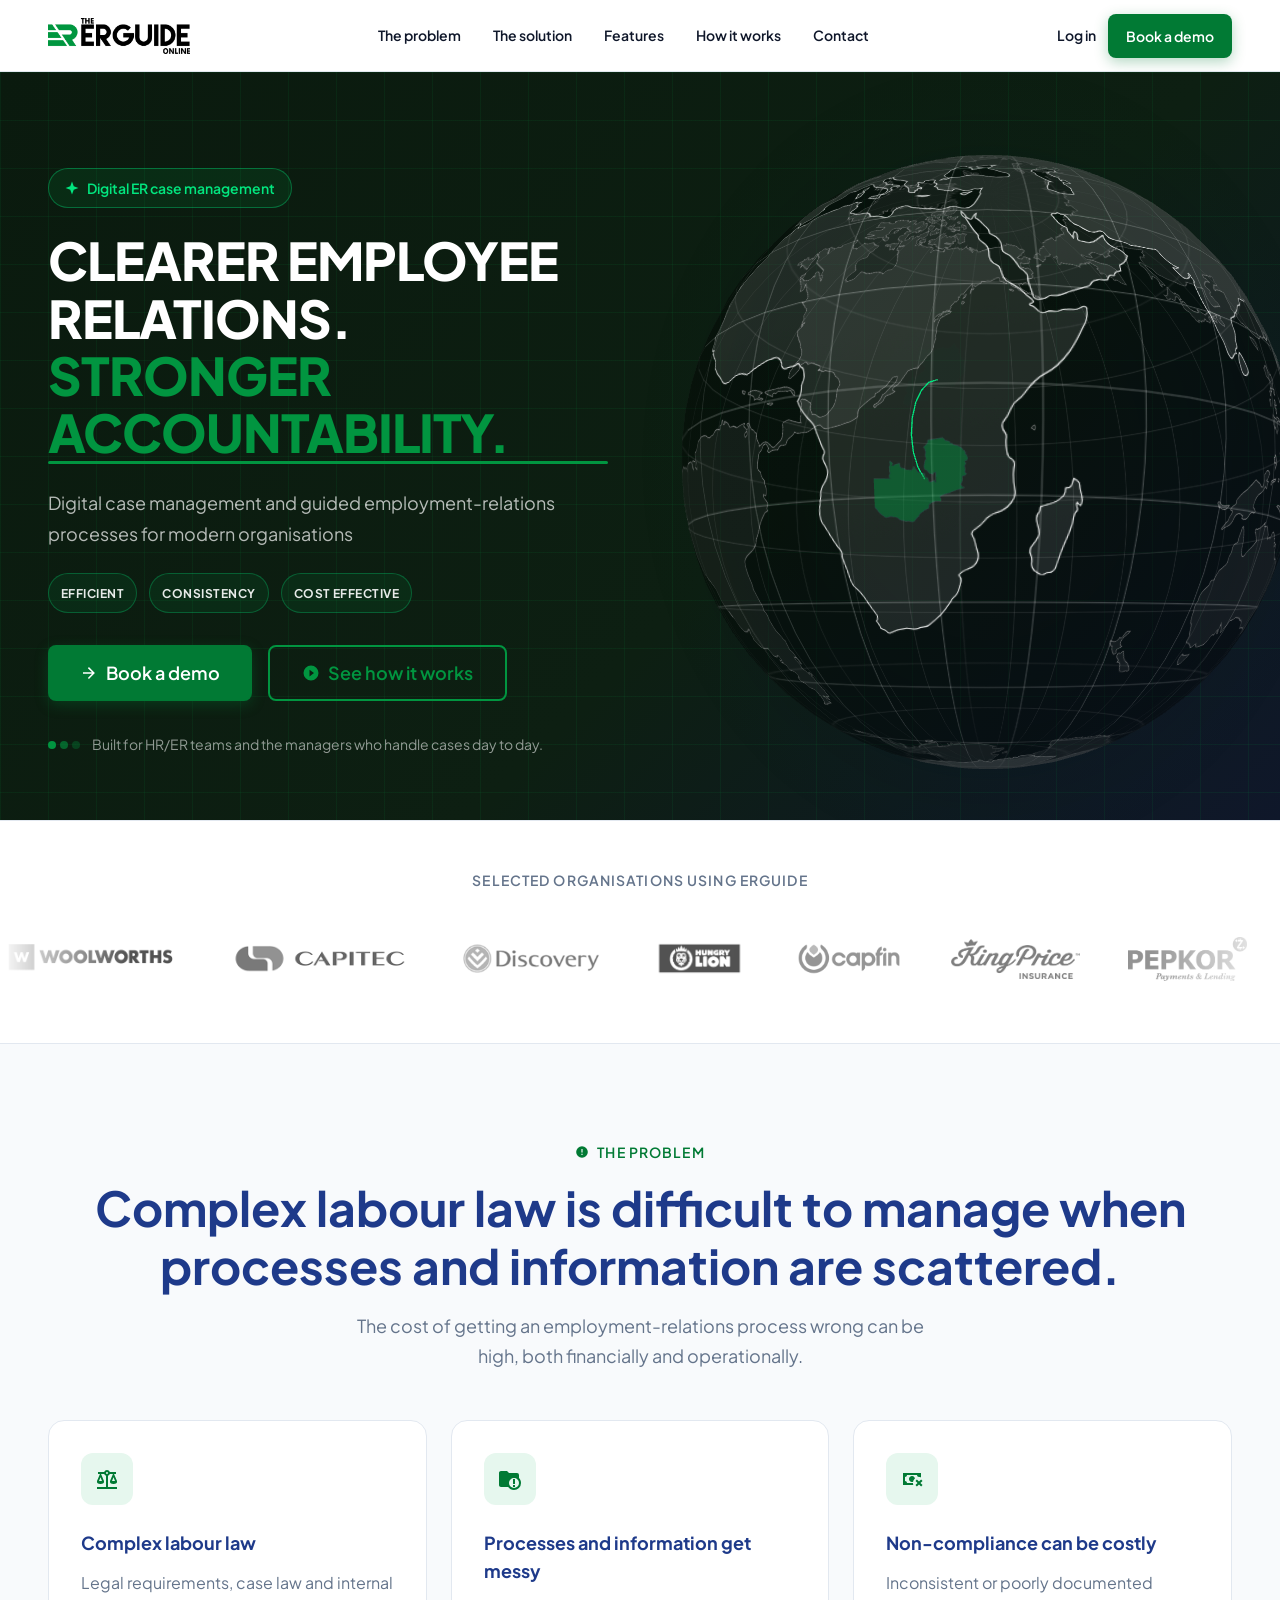
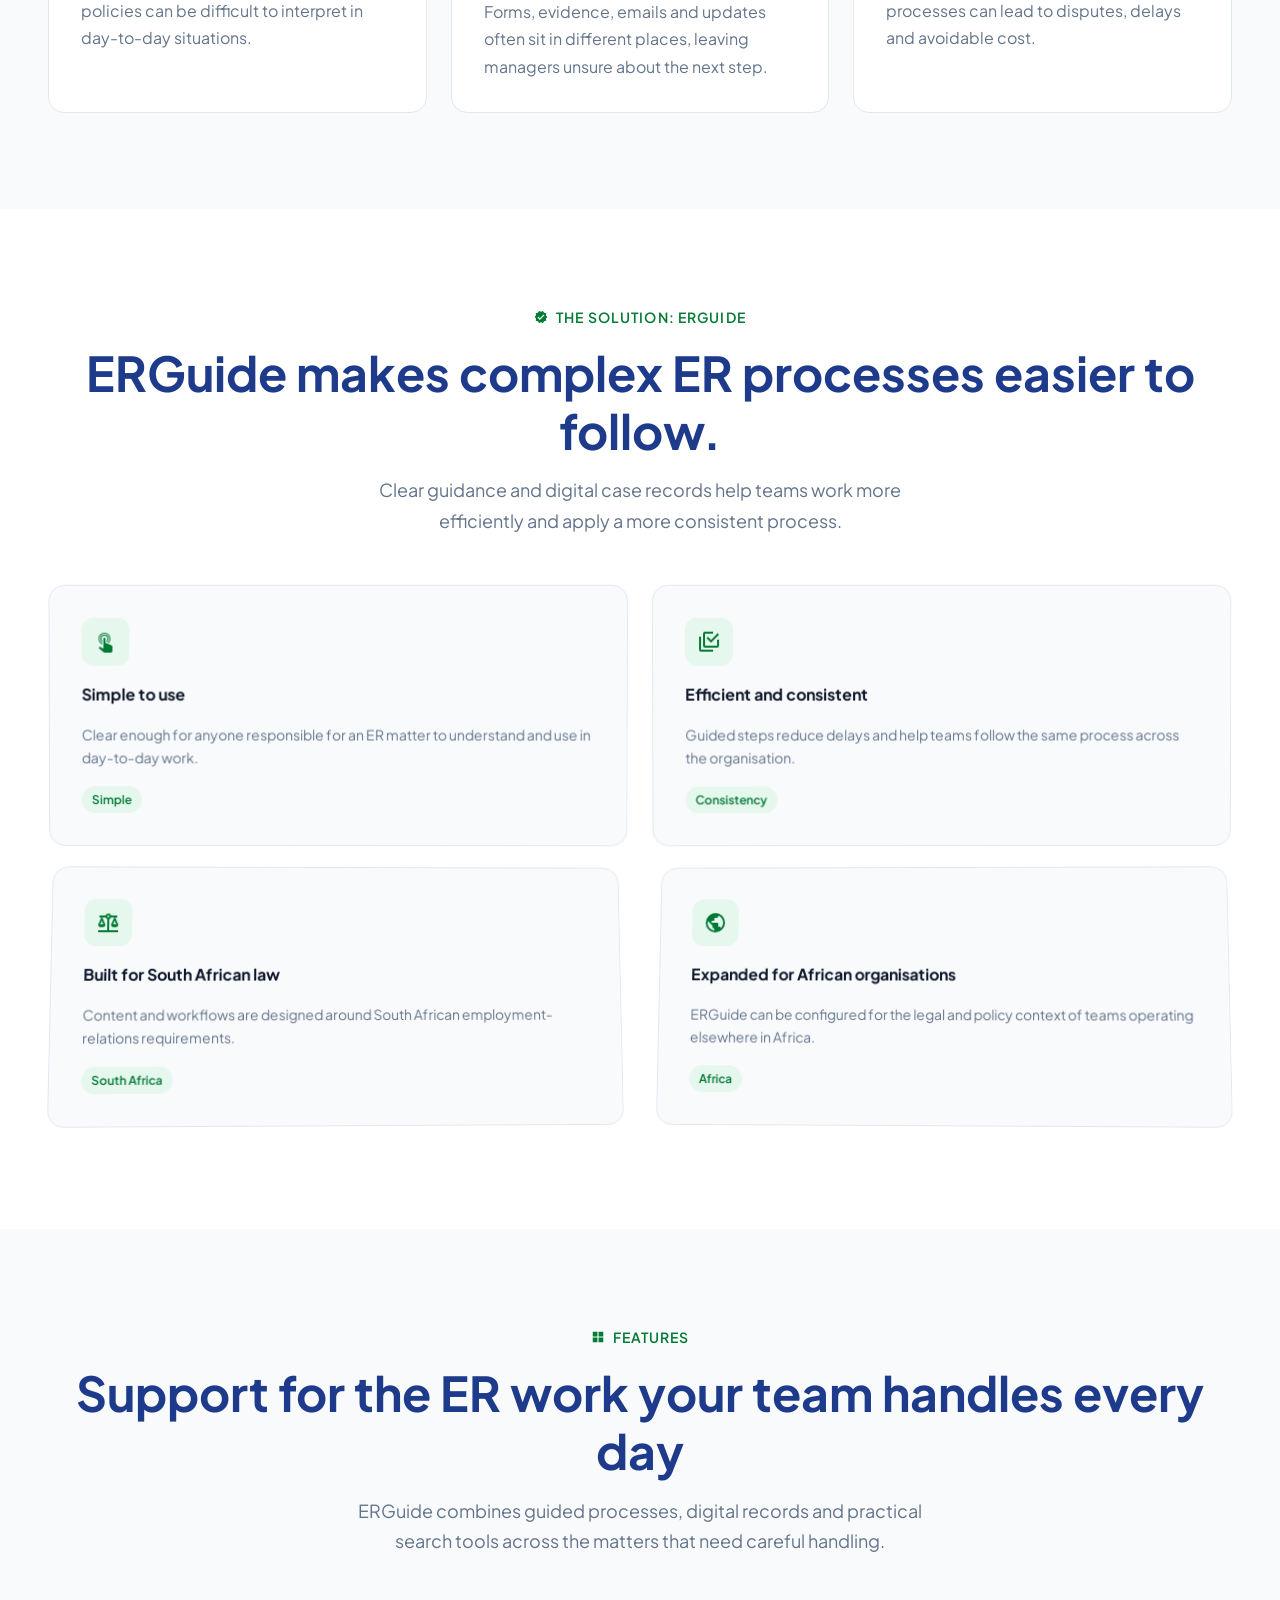
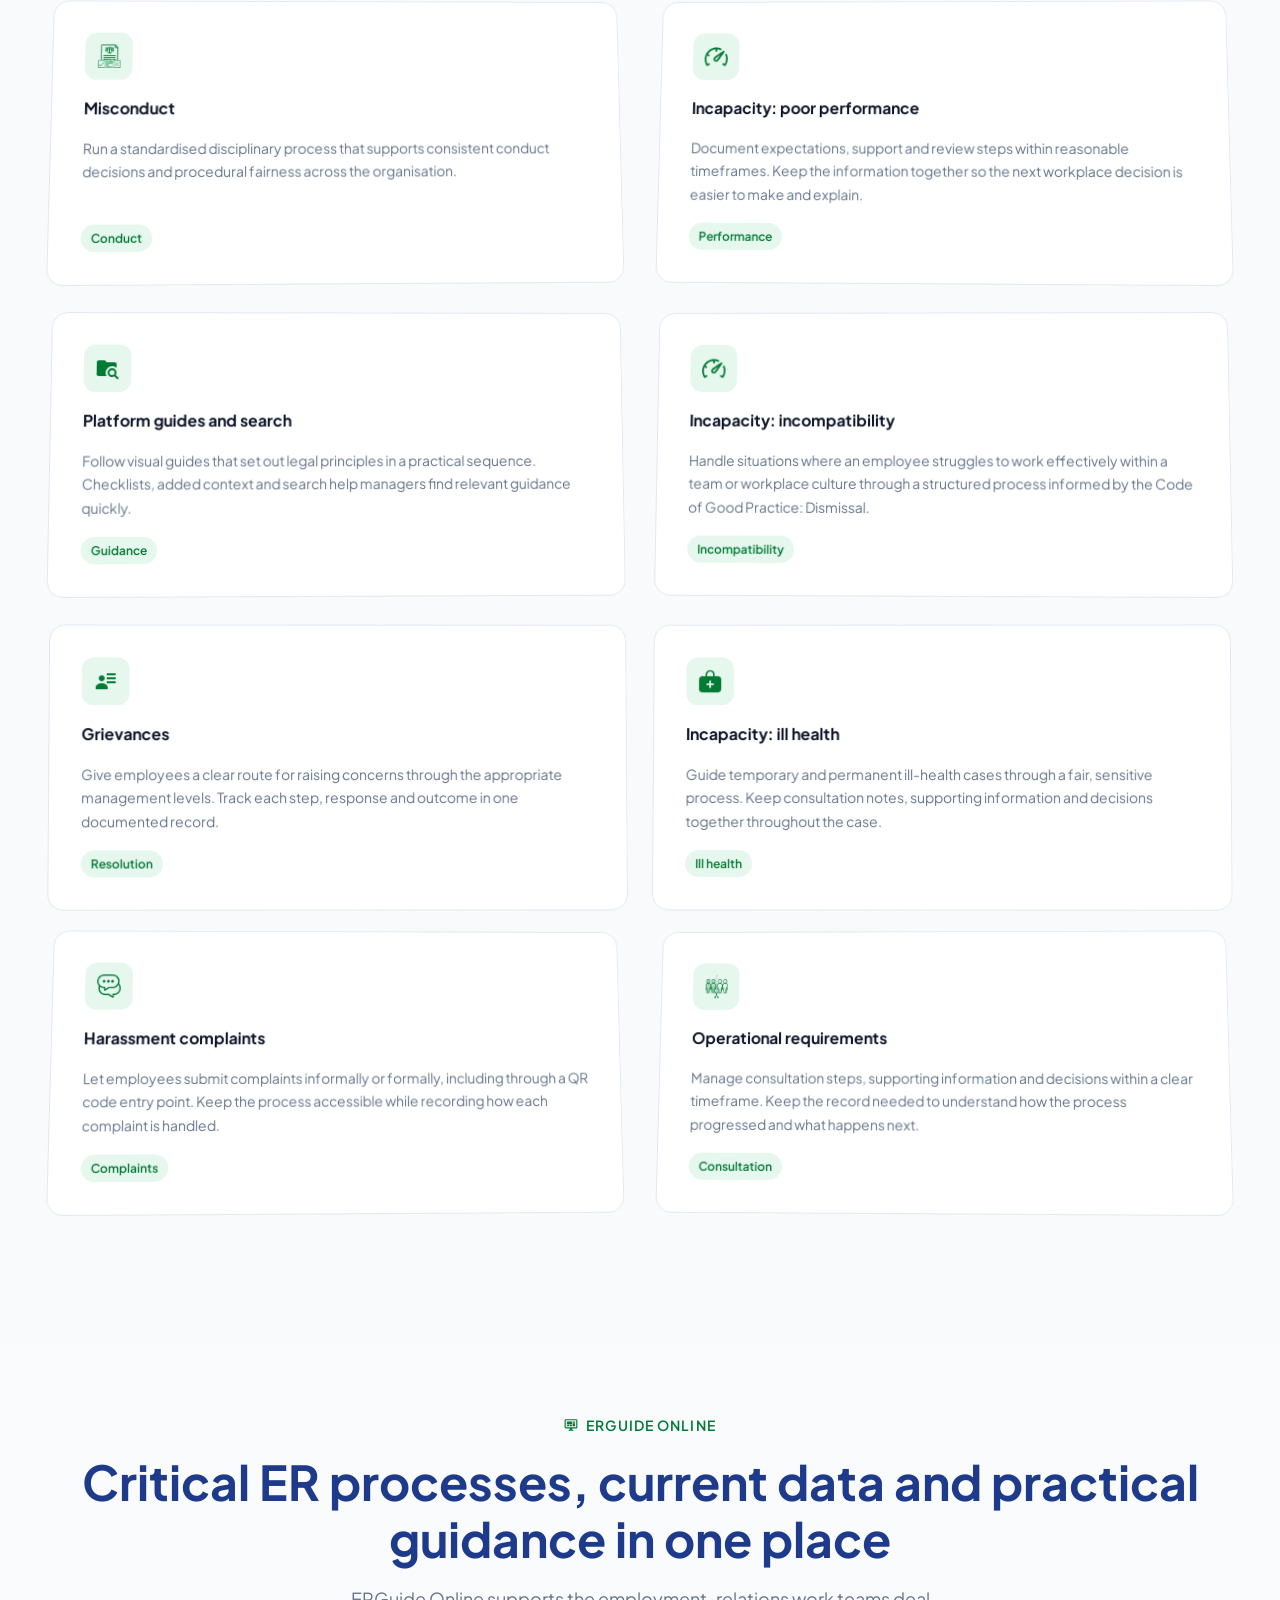
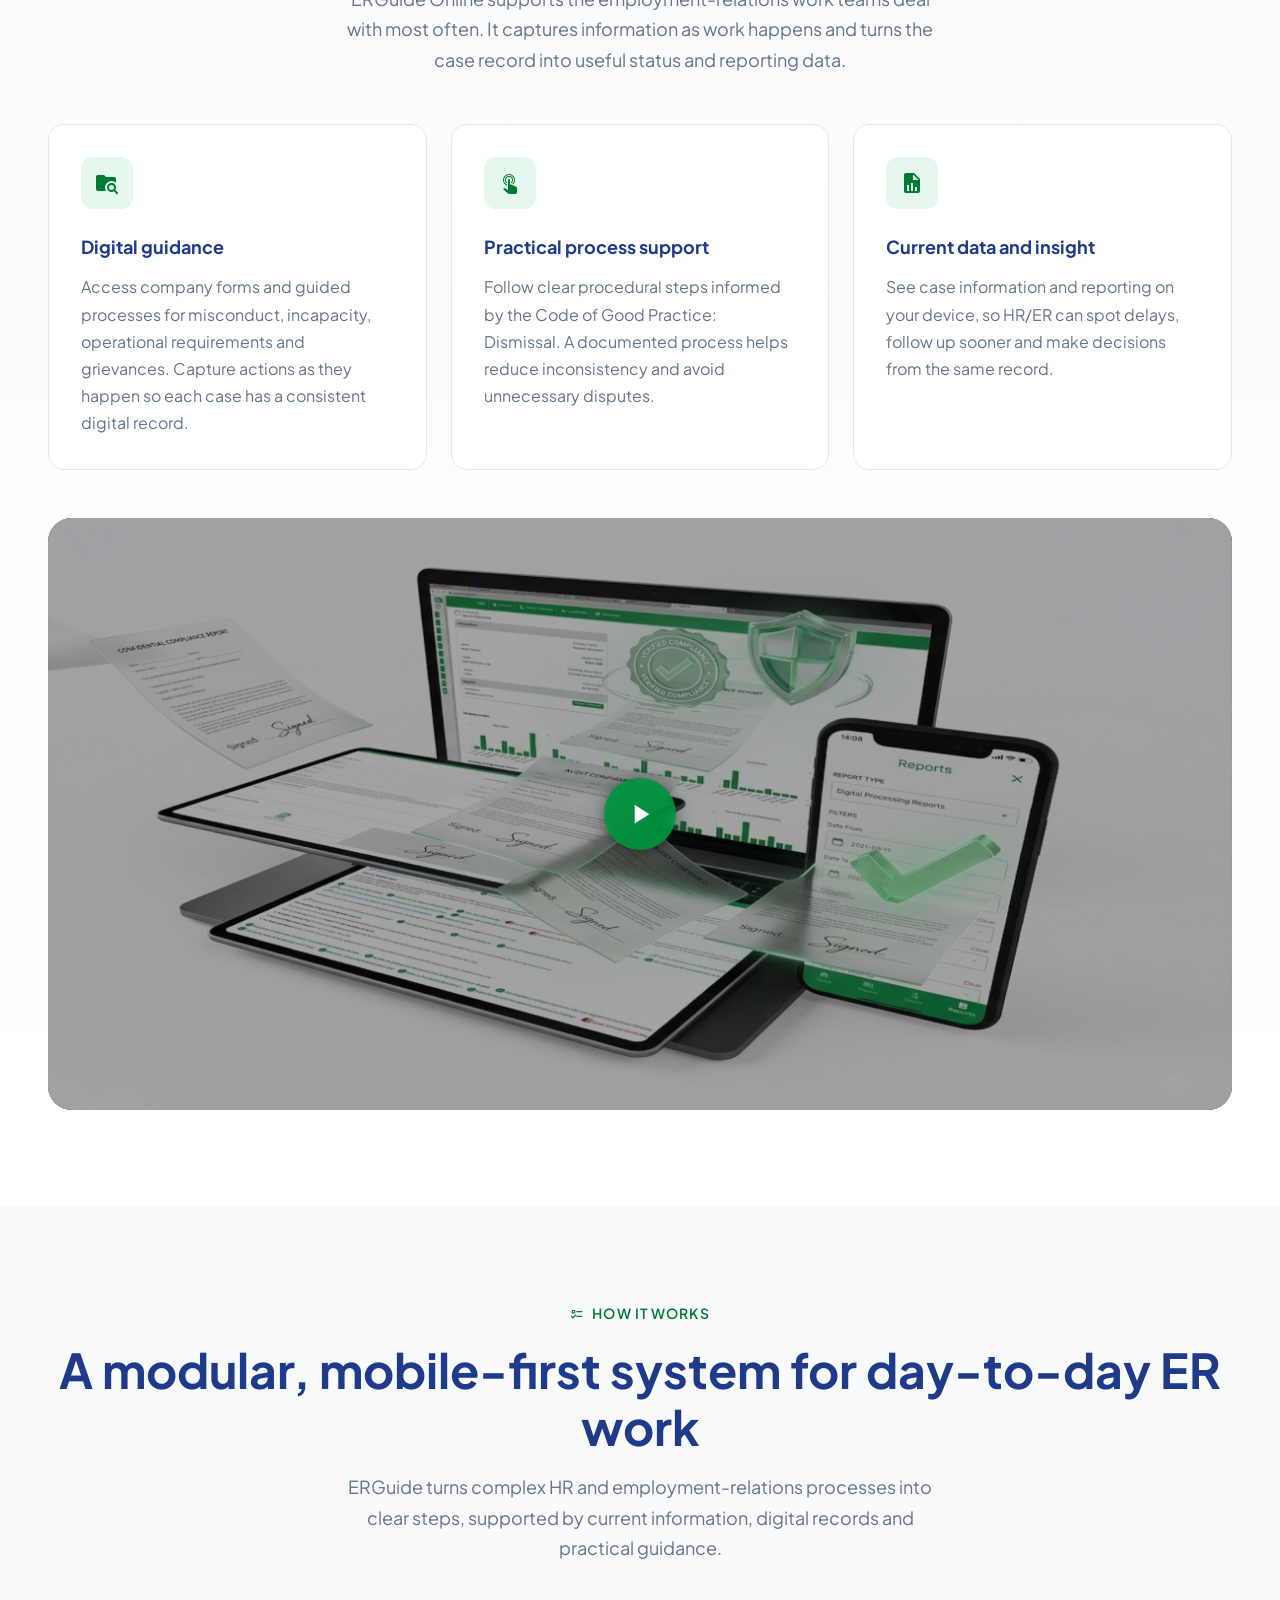
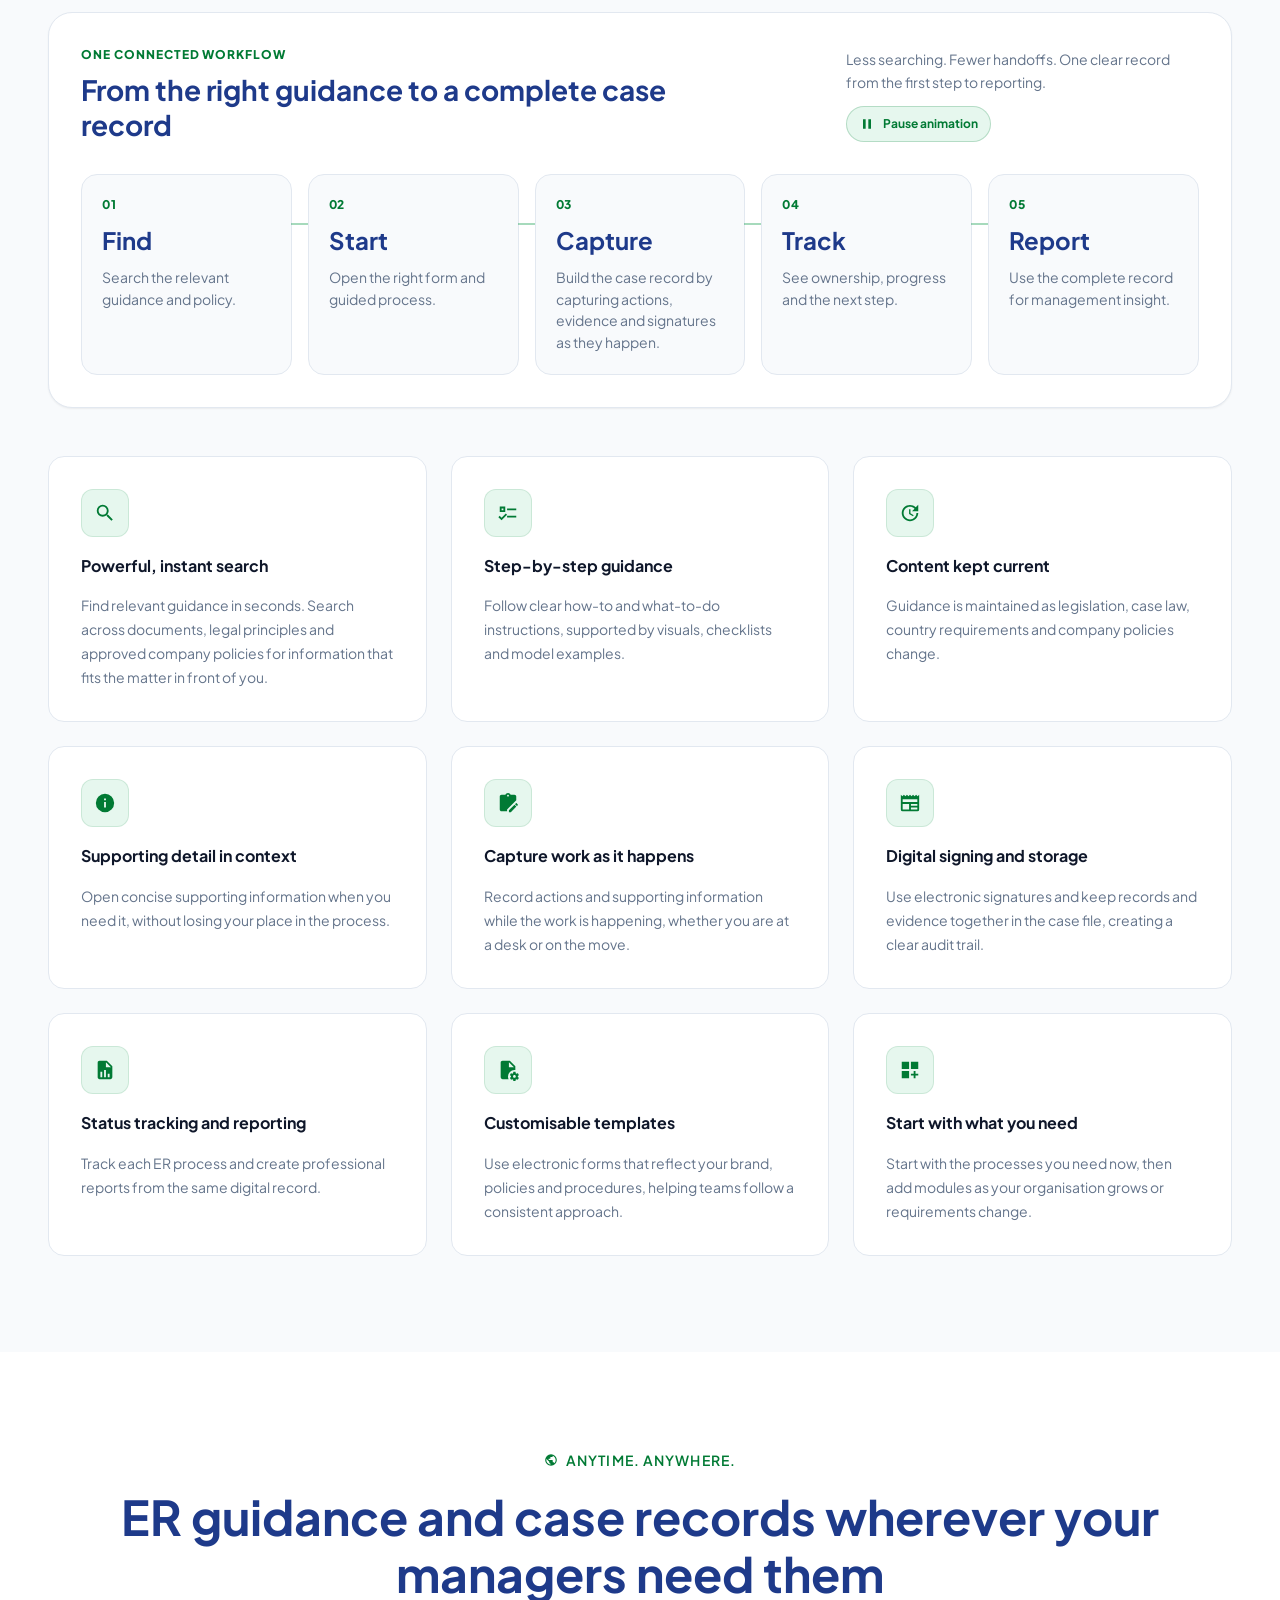
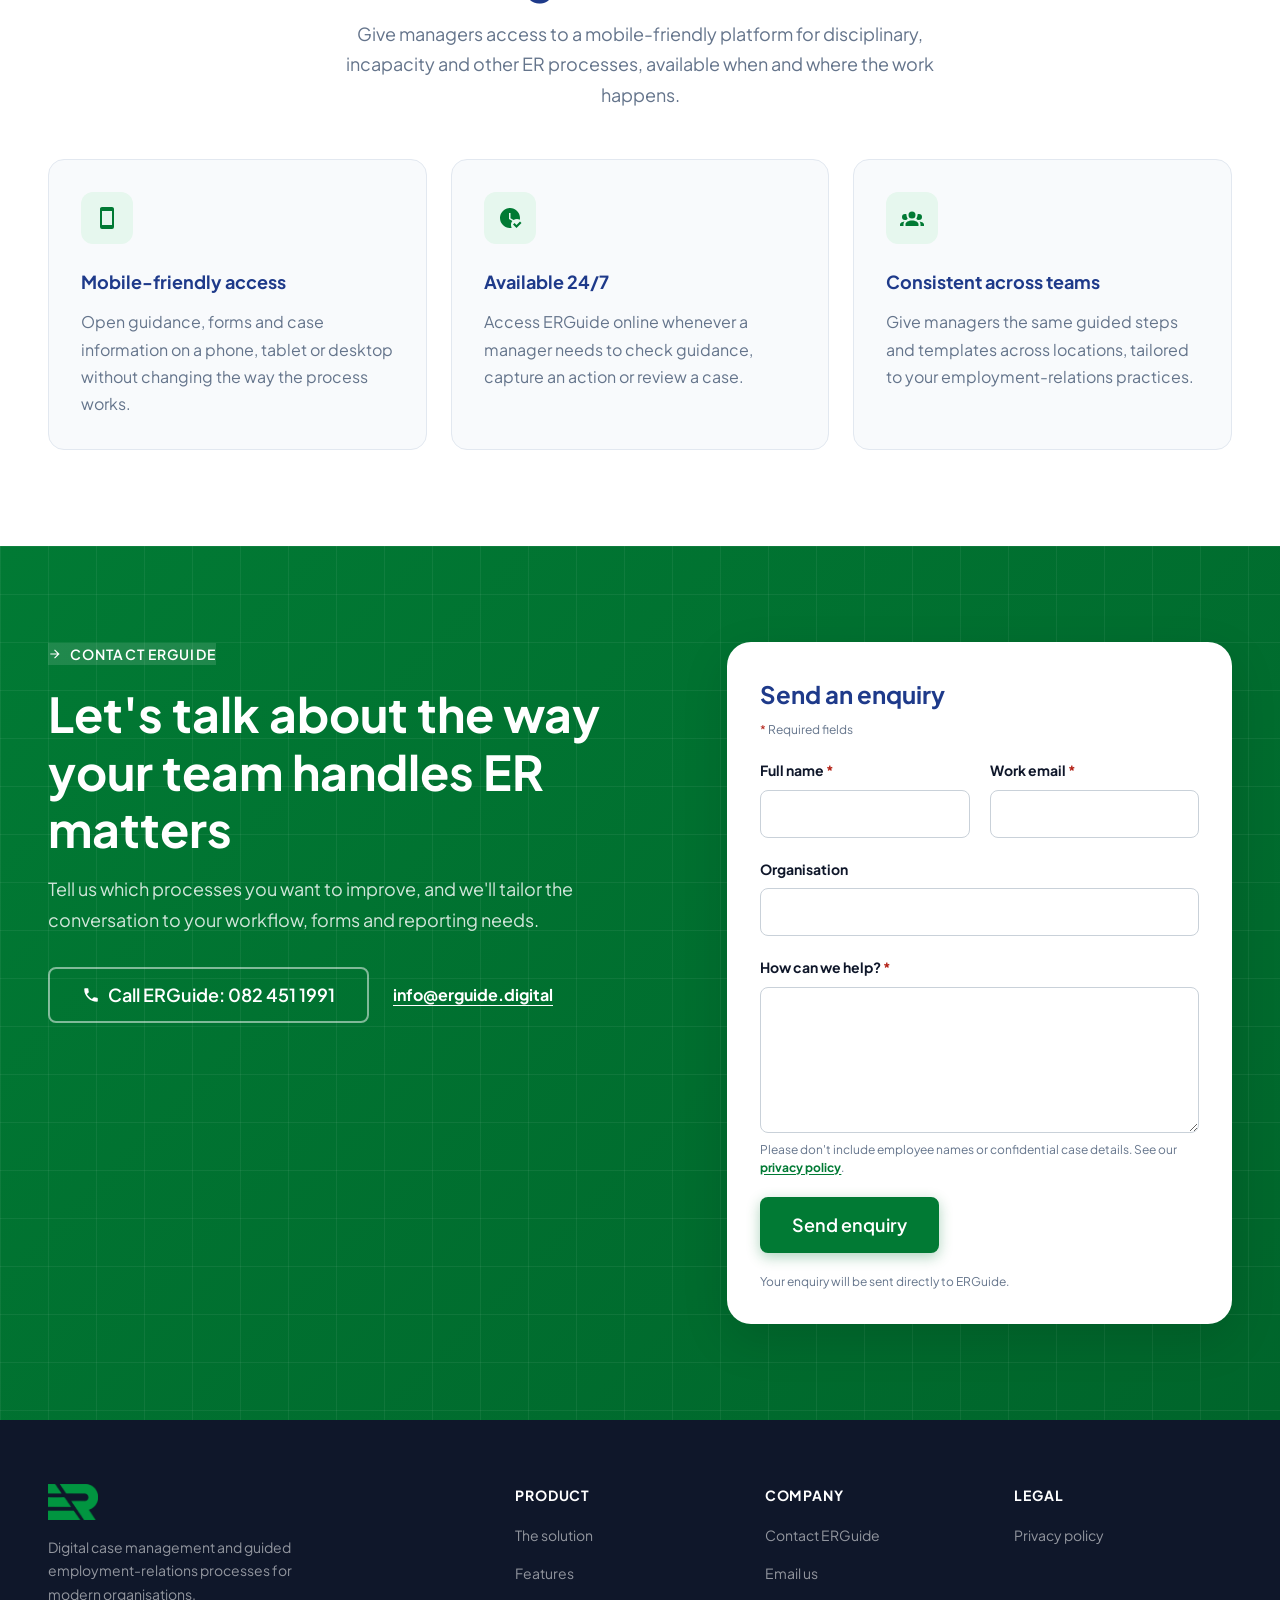
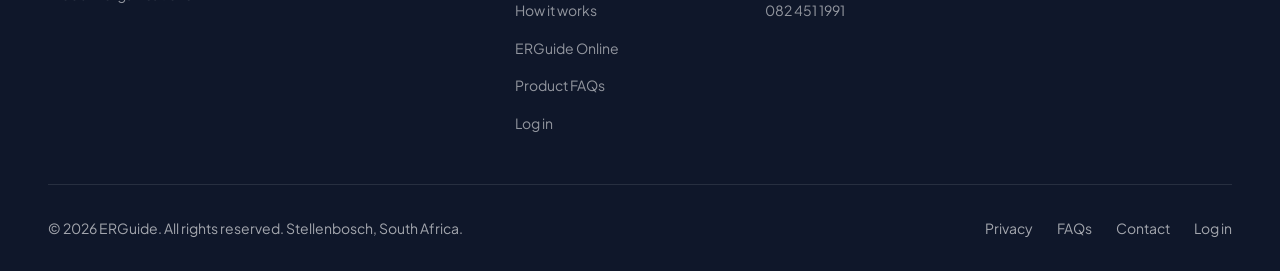
<file: site/index.html>
<!DOCTYPE html>
<html lang="en-ZA">
<head>
  <meta charset="UTF-8" />
  <meta name="viewport" content="width=device-width, initial-scale=1.0" />
  <script>document.documentElement.classList.add('js');</script>

  <!-- Google tag (gtag.js) -->
  <script async src="https://www.googletagmanager.com/gtag/js?id=G-FBLGTJ5MYY"></script>
  <script>
    window.dataLayer = window.dataLayer || [];
    function gtag(){dataLayer.push(arguments);}
    gtag('js', new Date());
    gtag('config', 'G-FBLGTJ5MYY');
  </script>

  <!-- Primary SEO -->
  <title>ERGuide | Digital Employment Relations Case Management</title>
  <meta name="description" content="ERGuide helps South African and African organisations manage misconduct, incapacity, grievances and other ER processes with guided digital case records." />
  <meta name="author" content="ERGuide" />
  <meta name="robots" content="index, follow, max-image-preview:large, max-snippet:-1, max-video-preview:-1" />
  <meta name="theme-color" content="#019540" />
  <link rel="canonical" href="https://www.erguide.digital/" />

  <!-- Open Graph -->
  <meta property="og:type" content="website" />
  <meta property="og:url" content="https://www.erguide.digital/" />
  <meta property="og:site_name" content="ERGuide" />
  <meta property="og:locale" content="en_ZA" />
  <meta property="og:title" content="Clearer employee relations. Stronger accountability. | ERGuide" />
  <meta property="og:description" content="Guided employment-relations processes, digital case records, status tracking and reporting for South African and African organisations." />
  <meta property="og:image" content="https://www.erguide.digital/assets/og-image.jpg" />
  <meta property="og:image:type" content="image/jpeg" />
  <meta property="og:image:width" content="1200" />
  <meta property="og:image:height" content="630" />
  <meta property="og:image:alt" content="ERGuide guided employment-relations case management" />

  <!-- Twitter / X Card -->
  <meta name="twitter:card" content="summary_large_image" />
  <meta name="twitter:title" content="Clearer employee relations. Stronger accountability. | ERGuide" />
  <meta name="twitter:description" content="Guided employment-relations processes, digital case records, status tracking and reporting for South African and African organisations." />
  <meta name="twitter:image" content="https://www.erguide.digital/assets/og-image.jpg" />
  <meta name="twitter:image:alt" content="ERGuide guided employment-relations case management" />

  <!-- Icons -->
  <link rel="icon" type="image/svg+xml" href="assets/favicon.svg" />

  <!-- Fonts loaded as <link> to avoid render-blocking @import -->
  <link rel="preconnect" href="https://fonts.googleapis.com" />
  <link rel="preconnect" href="https://fonts.gstatic.com" crossorigin />
  <link rel="stylesheet" href="https://fonts.googleapis.com/css2?family=Plus+Jakarta+Sans:ital,wght@0,300;0,400;0,500;0,600;0,700;0,800;1,400&display=swap" />

  <link rel="stylesheet" href="css/style.css" />

  <!-- Structured Data -->
  <script type="application/ld+json">
  {
    "@context": "https://schema.org",
    "@graph": [
      {
        "@type": "Organization",
        "@id": "https://www.erguide.digital/#organization",
        "name": "ERGuide",
        "url": "https://www.erguide.digital/",
        "logo": {
          "@type": "ImageObject",
          "url": "https://www.erguide.digital/assets/logo-black.png"
        },
        "description": "Digital case management and guided employment-relations processes for modern organisations.",
        "foundingDate": "2016",
        "foundingLocation": {
          "@type": "Place",
          "name": "Stellenbosch, South Africa"
        },
        "contactPoint": {
          "@type": "ContactPoint",
          "contactType": "sales",
          "email": "info@erguide.digital",
          "telephone": "+27824511991"
        },
        "address": {
          "@type": "PostalAddress",
          "streetAddress": "15 Quantum Street, Avon Place, Unit 4, Techno Park",
          "addressLocality": "Stellenbosch",
          "postalCode": "7600",
          "addressCountry": "ZA"
        }
      },
      {
        "@type": "WebSite",
        "@id": "https://www.erguide.digital/#website",
        "url": "https://www.erguide.digital/",
        "name": "ERGuide",
        "inLanguage": "en-ZA",
        "publisher": { "@id": "https://www.erguide.digital/#organization" }
      },
      {
        "@type": "SoftwareApplication",
        "@id": "https://www.erguide.digital/#software",
        "name": "ERGuide",
        "applicationCategory": "BusinessApplication",
        "applicationSubCategory": "Employment relations case management",
        "operatingSystem": "Web",
        "url": "https://www.erguide.digital/",
        "inLanguage": "en-ZA",
        "areaServed": ["South Africa", "Africa"],
        "description": "ERGuide is a digital case-management platform with guided employment-relations processes, search, digital records, status tracking and reporting.",
        "featureList": [
          "Guided employment-relations processes",
          "Digital case records",
          "Search across guidance and approved company content",
          "Electronic signatures and record storage",
          "Status tracking and reporting",
          "Customisable forms and templates",
          "Mobile-friendly access"
        ],
        "audience": {
          "@type": "Audience",
          "audienceType": "HR, employment-relations and line-management teams"
        },
        "provider": { "@id": "https://www.erguide.digital/#organization" },
        "publisher": { "@id": "https://www.erguide.digital/#organization" }
      }
    ]
  }
  </script>
</head>
<body>

<!-- Inline icon definitions keep the portal icon set available when this page is
     opened directly from disk. Chrome blocks cross-file SVG <use> references on
     file:// pages, so the visible instances are linked to these local symbols. -->
<svg aria-hidden="true" focusable="false" width="0" height="0" style="position:absolute;overflow:hidden">
  <defs>
    <symbol id="icon-account-details" viewBox="0 0 24 24" fill="currentColor"><path d="M11 9C11 10.66 9.66 12 8 12C6.34 12 5 10.66 5 9C5 7.34 6.34 6 8 6C9.66 6 11 7.34 11 9M14 20H2V18C2 15.79 4.69 14 8 14C11.31 14 14 15.79 14 18M22 12V14H13V12M22 8V10H13V8M22 4V6H13V4Z" xmlns="http://www.w3.org/2000/svg" /></symbol>
    <symbol id="icon-account-group" viewBox="0 0 24 24" fill="currentColor"><path d="M12,5.5A3.5,3.5 0 0,1 15.5,9A3.5,3.5 0 0,1 12,12.5A3.5,3.5 0 0,1 8.5,9A3.5,3.5 0 0,1 12,5.5M5,8C5.56,8 6.08,8.15 6.53,8.42C6.38,9.85 6.8,11.27 7.66,12.38C7.16,13.34 6.16,14 5,14A3,3 0 0,1 2,11A3,3 0 0,1 5,8M19,8A3,3 0 0,1 22,11A3,3 0 0,1 19,14C17.84,14 16.84,13.34 16.34,12.38C17.2,11.27 17.62,9.85 17.47,8.42C17.92,8.15 18.44,8 19,8M5.5,18.25C5.5,16.18 8.41,14.5 12,14.5C15.59,14.5 18.5,16.18 18.5,18.25V20H5.5V18.25M0,20V18.5C0,17.11 1.89,15.94 4.45,15.6C3.86,16.28 3.5,17.22 3.5,18.25V20H0M24,20H20.5V18.25C20.5,17.22 20.14,16.28 19.55,15.6C22.11,15.94 24,17.11 24,18.5V20Z" xmlns="http://www.w3.org/2000/svg" /></symbol>
    <symbol id="icon-alert-circle" viewBox="0 0 24 24" fill="currentColor"><path d="M13,13H11V7H13M13,17H11V15H13M12,2A10,10 0 0,0 2,12A10,10 0 0,0 12,22A10,10 0 0,0 22,12A10,10 0 0,0 12,2Z" xmlns="http://www.w3.org/2000/svg" /></symbol>
    <symbol id="icon-arrow-right" viewBox="0 0 24 24" fill="currentColor"><path d="M4,11V13H16L10.5,18.5L11.92,19.92L19.84,12L11.92,4.08L10.5,5.5L16,11H4Z" xmlns="http://www.w3.org/2000/svg" /></symbol>
    <symbol id="icon-cash-remove" viewBox="0 0 24 24" fill="currentColor"><path d="M15.46 18.12L16.88 19.54L19 17.41L21.12 19.54L22.54 18.12L20.41 16L22.54 13.88L21.12 12.46L19 14.59L16.88 12.46L15.46 13.88L17.59 16M14.97 11.62C14.86 10.28 13.58 8.97 12 9C10.3 9.04 9 10.3 9 12C9 13.7 10.3 14.94 12 15C12.39 15 12.77 14.92 13.14 14.77C13.41 13.67 13.86 12.63 14.97 11.62M13 16H7C7 14.9 6.1 14 5 14V10C6.1 10 7 9.1 7 8H17C17 9.1 17.9 10 19 10V10.05C19.67 10.06 20.34 10.18 21 10.4V6H3V18H13.32C13.1 17.33 13 16.66 13 16Z" xmlns="http://www.w3.org/2000/svg" /></symbol>
    <symbol id="icon-cellphone" viewBox="0 0 24 24" fill="currentColor"><path d="M17,19H7V5H17M17,1H7C5.89,1 5,1.89 5,3V21A2,2 0 0,0 7,23H17A2,2 0 0,0 19,21V3C19,1.89 18.1,1 17,1Z" xmlns="http://www.w3.org/2000/svg" /></symbol>
    <symbol id="icon-check-decagram" viewBox="0 0 24 24" fill="currentColor"><path d="M23,12L20.56,9.22L20.9,5.54L17.29,4.72L15.4,1.54L12,3L8.6,1.54L6.71,4.72L3.1,5.53L3.44,9.21L1,12L3.44,14.78L3.1,18.47L6.71,19.29L8.6,22.47L12,21L15.4,22.46L17.29,19.28L20.9,18.46L20.56,14.78L23,12M10,17L6,13L7.41,11.59L10,14.17L16.59,7.58L18,9L10,17Z" xmlns="http://www.w3.org/2000/svg" /></symbol>
    <symbol id="icon-checkbox-multiple-marked-outline" viewBox="0 0 24 24" fill="currentColor"><path d="M20,16V10H22V16A2,2 0 0,1 20,18H8C6.89,18 6,17.1 6,16V4C6,2.89 6.89,2 8,2H16V4H8V16H20M10.91,7.08L14,10.17L20.59,3.58L22,5L14,13L9.5,8.5L10.91,7.08M16,20V22H4A2,2 0 0,1 2,20V7H4V20H16Z" xmlns="http://www.w3.org/2000/svg" /></symbol>
    <symbol id="icon-clipboard-edit" viewBox="0 0 24 24" fill="currentColor"><path d="M21.04 12.13C21.18 12.13 21.31 12.19 21.42 12.3L22.7 13.58C22.92 13.79 22.92 14.14 22.7 14.35L21.7 15.35L19.65 13.3L20.65 12.3C20.76 12.19 20.9 12.13 21.04 12.13M19.07 13.88L21.12 15.93L15.06 22H13V19.94L19.07 13.88M19 3C20.1 3 21 3.9 21 5V9L11 19V21H5C3.9 21 3 20.1 3 19V5C3 3.9 3.9 3 5 3H9.18C9.6 1.84 10.7 1 12 1C13.3 1 14.4 1.84 14.82 3H19M12 3C11.45 3 11 3.45 11 4C11 4.55 11.45 5 12 5C12.55 5 13 4.55 13 4C13 3.45 12.55 3 12 3Z" xmlns="http://www.w3.org/2000/svg" /></symbol>
    <symbol id="icon-clock-check" viewBox="0 0 24 24" fill="currentColor"><path d="M23.5 17L18.5 22L15 18.5L16.5 17L18.5 19L22 15.5L23.5 17M13 19C13 17.5 13.5 16.2 14.4 15.1L11 13V7H12.5V12.2L15.6 14.1C16.6 13.4 17.7 13 19 13C20 13 21 13.3 21.8 13.7C21.9 13.1 22 12.6 22 12C22 6.5 17.5 2 12 2S2 6.5 2 12 6.5 22 12 22C12.6 22 13.2 21.9 13.7 21.8C13.3 21 13 20 13 19Z" xmlns="http://www.w3.org/2000/svg" /></symbol>
    <symbol id="icon-earth" viewBox="0 0 24 24" fill="currentColor"><path d="M17.9,17.39C17.64,16.59 16.89,16 16,16H15V13A1,1 0 0,0 14,12H8V10H10A1,1 0 0,0 11,9V7H13A2,2 0 0,0 15,5V4.59C17.93,5.77 20,8.64 20,12C20,14.08 19.2,15.97 17.9,17.39M11,19.93C7.05,19.44 4,16.08 4,12C4,11.38 4.08,10.78 4.21,10.21L9,15V16A2,2 0 0,0 11,18M12,2A10,10 0 0,0 2,12A10,10 0 0,0 12,22A10,10 0 0,0 22,12A10,10 0 0,0 12,2Z" xmlns="http://www.w3.org/2000/svg" /></symbol>
    <symbol id="icon-file-chart" viewBox="0 0 24 24" fill="currentColor"><path d="M13,9H18.5L13,3.5V9M6,2H14L20,8V20A2,2 0 0,1 18,22H6C4.89,22 4,21.1 4,20V4C4,2.89 4.89,2 6,2M7,20H9V14H7V20M11,20H13V12H11V20M15,20H17V16H15V20Z" xmlns="http://www.w3.org/2000/svg" /></symbol>
    <symbol id="icon-file-cog" viewBox="0 0 24 24" fill="currentColor"><path d="M6 2C4.89 2 4 2.89 4 4V20A2 2 0 0 0 6 22H12.68A7 7 0 0 1 12 19A7 7 0 0 1 19 12A7 7 0 0 1 20 12.08V8L14 2H6M13 3.5L18.5 9H13V3.5M18 14C17.87 14 17.76 14.09 17.74 14.21L17.55 15.53C17.25 15.66 16.96 15.82 16.7 16L15.46 15.5C15.35 15.5 15.22 15.5 15.15 15.63L14.15 17.36C14.09 17.47 14.11 17.6 14.21 17.68L15.27 18.5C15.25 18.67 15.24 18.83 15.24 19C15.24 19.17 15.25 19.33 15.27 19.5L14.21 20.32C14.12 20.4 14.09 20.53 14.15 20.64L15.15 22.37C15.21 22.5 15.34 22.5 15.46 22.5L16.7 22C16.96 22.18 17.24 22.35 17.55 22.47L17.74 23.79C17.76 23.91 17.86 24 18 24H20C20.11 24 20.22 23.91 20.24 23.79L20.43 22.47C20.73 22.34 21 22.18 21.27 22L22.5 22.5C22.63 22.5 22.76 22.5 22.83 22.37L23.83 20.64C23.89 20.53 23.86 20.4 23.77 20.32L22.7 19.5C22.72 19.33 22.74 19.17 22.74 19C22.74 18.83 22.73 18.67 22.7 18.5L23.76 17.68C23.85 17.6 23.88 17.47 23.82 17.36L22.82 15.63C22.76 15.5 22.63 15.5 22.5 15.5L21.27 16C21 15.82 20.73 15.65 20.42 15.53L20.23 14.21C20.22 14.09 20.11 14 20 14H18M19 17.5C19.83 17.5 20.5 18.17 20.5 19C20.5 19.83 19.83 20.5 19 20.5C18.16 20.5 17.5 19.83 17.5 19C17.5 18.17 18.17 17.5 19 17.5Z" xmlns="http://www.w3.org/2000/svg" /></symbol>
    <symbol id="icon-folder-alert" viewBox="0 0 24 24" fill="currentColor"><path d="M15,12H17V17H15V12M15,18H17V20H15V18M23,16A7,7 0 0,1 16,23C13.62,23 11.5,21.81 10.25,20H3C1.89,20 1,19.1 1,18V6C1,4.89 1.89,4 3,4H9L11,6H19A2,2 0 0,1 21,8V11.1C22.24,12.36 23,14.09 23,16M16,11A5,5 0 0,0 11,16A5,5 0 0,0 16,21A5,5 0 0,0 21,16A5,5 0 0,0 16,11Z" xmlns="http://www.w3.org/2000/svg" /></symbol>
    <symbol id="icon-folder-search" viewBox="0 0 24 24" fill="currentColor"><path d="M16.5,12C19,12 21,14 21,16.5C21,17.38 20.75,18.21 20.31,18.9L23.39,22L22,23.39L18.88,20.32C18.19,20.75 17.37,21 16.5,21C14,21 12,19 12,16.5C12,14 14,12 16.5,12M16.5,14A2.5,2.5 0 0,0 14,16.5A2.5,2.5 0 0,0 16.5,19A2.5,2.5 0 0,0 19,16.5A2.5,2.5 0 0,0 16.5,14M9,4L11,6H19A2,2 0 0,1 21,8V11.81C19.83,10.69 18.25,10 16.5,10A6.5,6.5 0 0,0 10,16.5C10,17.79 10.37,19 11,20H3C1.89,20 1,19.1 1,18V6C1,4.89 1.89,4 3,4H9Z" xmlns="http://www.w3.org/2000/svg" /></symbol>
    <symbol id="icon-format-list-checks" viewBox="0 0 24 24" fill="currentColor"><path d="M3,5H9V11H3V5M5,7V9H7V7H5M11,7H21V9H11V7M11,15H21V17H11V15M5,20L1.5,16.5L2.91,15.09L5,17.17L9.59,12.59L11,14L5,20Z" xmlns="http://www.w3.org/2000/svg" /></symbol>
    <symbol id="icon-gesture-double-tap" viewBox="0 0 24 24" fill="currentColor"><path d="M10,9A1,1 0 0,1 11,8A1,1 0 0,1 12,9V13.47L13.21,13.6L18.15,15.79C18.68,16.03 19,16.56 19,17.14V21.5C18.97,22.32 18.32,22.97 17.5,23H11C10.62,23 10.26,22.85 10,22.57L5.1,18.37L5.84,17.6C6.03,17.39 6.3,17.28 6.58,17.28H6.8L10,19V9M11,5A4,4 0 0,1 15,9C15,10.5 14.2,11.77 13,12.46V11.24C13.61,10.69 14,9.89 14,9A3,3 0 0,0 11,6A3,3 0 0,0 8,9C8,9.89 8.39,10.69 9,11.24V12.46C7.8,11.77 7,10.5 7,9A4,4 0 0,1 11,5M11,3A6,6 0 0,1 17,9C17,10.7 16.29,12.23 15.16,13.33L14.16,12.88C15.28,11.96 16,10.56 16,9A5,5 0 0,0 11,4A5,5 0 0,0 6,9C6,11.05 7.23,12.81 9,13.58V14.66C6.67,13.83 5,11.61 5,9A6,6 0 0,1 11,3Z" xmlns="http://www.w3.org/2000/svg" /></symbol>
    <symbol id="icon-information" viewBox="0 0 24 24" fill="currentColor"><path d="M13,9H11V7H13M13,17H11V11H13M12,2A10,10 0 0,0 2,12A10,10 0 0,0 12,22A10,10 0 0,0 22,12A10,10 0 0,0 12,2Z" xmlns="http://www.w3.org/2000/svg" /></symbol>
    <symbol id="icon-magnify" viewBox="0 0 24 24" fill="currentColor"><path d="M9.5,3A6.5,6.5 0 0,1 16,9.5C16,11.11 15.41,12.59 14.44,13.73L14.71,14H15.5L20.5,19L19,20.5L14,15.5V14.71L13.73,14.44C12.59,15.41 11.11,16 9.5,16A6.5,6.5 0 0,1 3,9.5A6.5,6.5 0 0,1 9.5,3M9.5,5C7,5 5,7 5,9.5C5,12 7,14 9.5,14C12,14 14,12 14,9.5C14,7 12,5 9.5,5Z" xmlns="http://www.w3.org/2000/svg" /></symbol>
    <symbol id="icon-monitor-dashboard" viewBox="0 0 24 24" fill="currentColor"><path d="M21,16V4H3V16H21M21,2A2,2 0 0,1 23,4V16A2,2 0 0,1 21,18H14V20H16V22H8V20H10V18H3C1.89,18 1,17.1 1,16V4C1,2.89 1.89,2 3,2H21M5,6H14V11H5V6M15,6H19V8H15V6M19,9V14H15V9H19M5,12H9V14H5V12M10,12H14V14H10V12Z" xmlns="http://www.w3.org/2000/svg" /></symbol>
    <symbol id="icon-newspaper" viewBox="0 0 24 24" fill="currentColor"><path d="M20,11H4V8H20M20,15H13V13H20M20,19H13V17H20M11,19H4V13H11M20.33,4.67L18.67,3L17,4.67L15.33,3L13.67,4.67L12,3L10.33,4.67L8.67,3L7,4.67L5.33,3L3.67,4.67L2,3V19A2,2 0 0,0 4,21H20A2,2 0 0,0 22,19V3L20.33,4.67Z" xmlns="http://www.w3.org/2000/svg" /></symbol>
    <symbol id="icon-pause" viewBox="0 0 24 24" fill="currentColor"><path d="M14,19H18V5H14M6,19H10V5H6V19Z" xmlns="http://www.w3.org/2000/svg" /></symbol>
    <symbol id="icon-phone" viewBox="0 0 24 24" fill="currentColor"><path d="M6.62,10.79C8.06,13.62 10.38,15.94 13.21,17.38L15.41,15.18C15.69,14.9 16.08,14.82 16.43,14.93C17.55,15.3 18.75,15.5 20,15.5A1,1 0 0,1 21,16.5V20A1,1 0 0,1 20,21A17,17 0 0,1 3,4A1,1 0 0,1 4,3H7.5A1,1 0 0,1 8.5,4C8.5,5.25 8.7,6.45 9.07,7.57C9.18,7.92 9.1,8.31 8.82,8.59L6.62,10.79Z" xmlns="http://www.w3.org/2000/svg" /></symbol>
    <symbol id="icon-play" viewBox="0 0 24 24" fill="currentColor"><path d="M8,5.14V19.14L19,12.14L8,5.14Z" xmlns="http://www.w3.org/2000/svg" /></symbol>
    <symbol id="icon-play-circle" viewBox="0 0 24 24" fill="currentColor"><path d="M10,16.5V7.5L16,12M12,2A10,10 0 0,0 2,12A10,10 0 0,0 12,22A10,10 0 0,0 22,12A10,10 0 0,0 12,2Z" xmlns="http://www.w3.org/2000/svg" /></symbol>
    <symbol id="icon-scale-balance" viewBox="0 0 24 24" fill="currentColor"><path d="M12,3C10.73,3 9.6,3.8 9.18,5H3V7H4.95L2,14C1.53,16 3,17 5.5,17C8,17 9.56,16 9,14L6.05,7H9.17C9.5,7.85 10.15,8.5 11,8.83V20H2V22H22V20H13V8.82C13.85,8.5 14.5,7.85 14.82,7H17.95L15,14C14.53,16 16,17 18.5,17C21,17 22.56,16 22,14L19.05,7H21V5H14.83C14.4,3.8 13.27,3 12,3M12,5A1,1 0 0,1 13,6A1,1 0 0,1 12,7A1,1 0 0,1 11,6A1,1 0 0,1 12,5M5.5,10.25L7,14H4L5.5,10.25M18.5,10.25L20,14H17L18.5,10.25Z" xmlns="http://www.w3.org/2000/svg" /></symbol>
    <symbol id="icon-star-four-points" viewBox="0 0 24 24" fill="currentColor"><path d="M12,1L9,9L1,12L9,15L12,23L15,15L23,12L15,9L12,1Z" xmlns="http://www.w3.org/2000/svg" /></symbol>
    <symbol id="icon-update" viewBox="0 0 24 24" fill="currentColor"><path d="M21,10.12H14.22L16.96,7.3C14.23,4.6 9.81,4.5 7.08,7.2C4.35,9.91 4.35,14.28 7.08,17C9.81,19.7 14.23,19.7 16.96,17C18.32,15.65 19,14.08 19,12.1H21C21,14.08 20.12,16.65 18.36,18.39C14.85,21.87 9.15,21.87 5.64,18.39C2.14,14.92 2.11,9.28 5.62,5.81C9.13,2.34 14.76,2.34 18.27,5.81L21,3V10.12M12.5,8V12.25L16,14.33L15.28,15.54L11,13V8H12.5Z" xmlns="http://www.w3.org/2000/svg" /></symbol>
    <symbol id="icon-view-grid" viewBox="0 0 24 24" fill="currentColor"><path d="M3,11H11V3H3M3,21H11V13H3M13,21H21V13H13M13,3V11H21V3" xmlns="http://www.w3.org/2000/svg" /></symbol>
    <symbol id="icon-view-grid-plus" viewBox="0 0 24 24" fill="currentColor"><path d="M13 3V11H21V3H13M3 21H11V13H3V21M3 3V11H11V3H3M13 16H16V13H18V16H21V18H18V21H16V18H13V16Z" xmlns="http://www.w3.org/2000/svg" /></symbol>
  </defs>
</svg>

<a class="skip-link" href="#main-content">Skip to main content</a>

<!-- =========================================
     NAVBAR
     ========================================= -->
<header class="navbar" role="banner">
  <div class="container navbar-inner">

    <a href="#home" class="navbar-logo" aria-label="ERGuide Home">
      <img src="assets/logo-black.png" alt="ERGuide" width="142" height="36" />
    </a>

    <nav class="navbar-nav" aria-label="Main navigation">
      <a href="#why">The problem</a>
      <a href="#solution">The solution</a>
      <a href="#processes">Features</a>
      <a href="#features">How it works</a>
      <a href="#contact">Contact</a>
    </nav>

    <div class="navbar-actions">
      <a href="https://erguide.co.za/login" class="navbar-login">Log in</a>
      <a href="#contact" class="btn btn-primary btn-sm">Book a demo</a>
      <button class="hamburger" aria-label="Toggle menu" aria-expanded="false" aria-controls="mobile-menu">
        <span></span><span></span><span></span>
      </button>
    </div>

  </div>
</header>

<!-- Mobile Menu -->
<div class="mobile-menu" id="mobile-menu" aria-label="Mobile navigation" aria-hidden="true">
  <nav>
    <a href="#why">The problem</a>
    <a href="#solution">The solution</a>
    <a href="#processes">Features</a>
    <a href="#features">How it works</a>
    <a href="#contact">Contact</a>
  </nav>
  <div class="mobile-cta">
    <a href="https://erguide.co.za/login" class="mobile-login">Log in</a>
    <a href="#contact" class="btn btn-primary" style="width:100%;justify-content:center;">Book a demo</a>
  </div>
</div>


<main id="main-content">

<!-- =========================================
     HERO
     ========================================= -->
<section class="hero" id="home" aria-labelledby="hero-title">
  <div class="container hero-inner">

    <!-- Left: Copy -->
    <div class="hero-copy">
      <div class="hero-badge">
        <svg class="portal-icon" aria-hidden="true" focusable="false"><use href="#icon-star-four-points"></use></svg>
        Digital ER case management
      </div>

      <h1 class="hero-title" id="hero-title">
        <span class="hero-title-line1">CLEARER EMPLOYEE RELATIONS.</span><br />
        <span class="highlight">STRONGER ACCOUNTABILITY.</span>
      </h1>

      <p class="hero-subtitle">
        Digital case management and guided employment-relations processes for modern organisations
      </p>

      <div class="hero-product-pillars" aria-label="Product benefits">
        <span>Efficient</span>
        <span>Consistency</span>
        <span>Cost effective</span>
      </div>

      <div class="hero-actions">
        <a href="#contact" class="btn btn-green btn-lg">
          <svg class="portal-icon" aria-hidden="true" focusable="false"><use href="#icon-arrow-right"></use></svg>
          Book a demo
        </a>
        <a href="#erguide-online-video" class="btn btn-outline btn-lg">
          <svg class="portal-icon" aria-hidden="true" focusable="false"><use href="#icon-play-circle"></use></svg>
          See how it works
        </a>
      </div>

      <div class="hero-trust">
        <div class="hero-trust-dots" aria-hidden="true">
          <span></span><span></span><span></span>
        </div>
        <span>Built for HR/ER teams and the managers who handle cases day to day.</span>
      </div>
    </div>

    <!-- Right: Miniature Earth Globe -->
    <div class="hero-visual" aria-hidden="true">
      <div class="globe-wrapper">
        <div id="myearth" class="earth-js">
          <div id="glow"></div>
        </div>
      </div>
    </div>

  </div>
</section>


<!-- =========================================
     TRUSTED BY
     ========================================= -->
<section class="trusted" aria-label="Selected organisations using ERGuide">
  <div class="container">
    <p class="trusted-header">Selected organisations using ERGuide</p>
    <p class="sr-only">Woolworths, Capitec Bank, Discovery, Hungry Lion, Capfin, King Price Insurance, PEPKOR Payments &amp; Lending and Tenacity.</p>
  </div>

  <div class="logo-track-wrapper">
    <div class="logo-track" aria-hidden="true">
      <div class="logo-group">
        <img class="logo-wide" src="assets/client-logos/woolworths.png" alt="" width="400" height="150" />
        <img class="logo-wide" src="assets/client-logos/capitec.png" alt="" width="400" height="150" />
        <img class="logo-discovery" src="assets/client-logos/discovery.jpg" alt="" width="400" height="150" />
        <img class="logo-hungry" src="assets/client-logos/hungry-lion.jpg" alt="" width="400" height="150" />
        <img class="logo-capfin" src="assets/client-logos/capfin.png" alt="" width="300" height="200" />
        <img class="logo-king-price" src="assets/client-logos/king-price-insurance.png" alt="" width="300" height="93" />
        <img class="logo-pepkor" src="assets/client-logos/pepkor-payments-lending.png" alt="" width="609" height="225" />
        <img class="logo-tenacity" src="assets/client-logos/tenacity.png" alt="" width="169" height="83" />
      </div>
      <div class="logo-group">
        <img class="logo-wide" src="assets/client-logos/woolworths.png" alt="" width="400" height="150" />
        <img class="logo-wide" src="assets/client-logos/capitec.png" alt="" width="400" height="150" />
        <img class="logo-discovery" src="assets/client-logos/discovery.jpg" alt="" width="400" height="150" />
        <img class="logo-hungry" src="assets/client-logos/hungry-lion.jpg" alt="" width="400" height="150" />
        <img class="logo-capfin" src="assets/client-logos/capfin.png" alt="" width="300" height="200" />
        <img class="logo-king-price" src="assets/client-logos/king-price-insurance.png" alt="" width="300" height="93" />
        <img class="logo-pepkor" src="assets/client-logos/pepkor-payments-lending.png" alt="" width="609" height="225" />
        <img class="logo-tenacity" src="assets/client-logos/tenacity.png" alt="" width="169" height="83" />
      </div>
    </div>
  </div>
</section>


<!-- =========================================
     WHY ERGUIDE
     ========================================= -->
<section class="why" id="why" aria-labelledby="why-title">
  <div class="container">
    <div class="text-center reveal">
      <span class="section-label">
        <svg class="portal-icon" aria-hidden="true" focusable="false"><use href="#icon-alert-circle"></use></svg>
        The problem
      </span>
      <h2 class="section-title" id="why-title">Complex labour law is difficult to manage when processes and information are scattered.</h2>
      <p class="section-subtitle">The cost of getting an employment-relations process wrong can be high, both financially and operationally.</p>
    </div>

    <div class="why-grid">
      <div class="why-card reveal">
        <div class="why-icon" aria-hidden="true">
          <svg class="portal-icon" aria-hidden="true" focusable="false"><use href="#icon-scale-balance"></use></svg>
        </div>
        <h3>Complex labour law</h3>
        <p>Legal requirements, case law and internal policies can be difficult to interpret in day-to-day situations.</p>
      </div>

      <div class="why-card reveal">
        <div class="why-icon" aria-hidden="true">
          <svg class="portal-icon" aria-hidden="true" focusable="false"><use href="#icon-folder-alert"></use></svg>
        </div>
        <h3>Processes and information get messy</h3>
        <p>Forms, evidence, emails and updates often sit in different places, leaving managers unsure about the next step.</p>
      </div>

      <div class="why-card reveal">
        <div class="why-icon" aria-hidden="true">
          <svg class="portal-icon" aria-hidden="true" focusable="false"><use href="#icon-cash-remove"></use></svg>
        </div>
        <h3>Non-compliance can be costly</h3>
        <p>Inconsistent or poorly documented processes can lead to disputes, delays and avoidable cost.</p>
      </div>
    </div>
  </div>
</section>


<!-- =========================================
     THE SOLUTION
     ========================================= -->
<section class="features solution" id="solution" aria-labelledby="solution-title">
  <div class="container">
    <div class="text-center reveal">
      <span class="section-label">
        <svg class="portal-icon" aria-hidden="true" focusable="false"><use href="#icon-check-decagram"></use></svg>
        The solution: ERGuide
      </span>
      <h2 class="section-title" id="solution-title">ERGuide makes complex ER processes easier to follow.</h2>
      <p class="section-subtitle">Clear guidance and digital case records help teams work more efficiently and apply a more consistent process.</p>
    </div>

    <div class="features-grid solution-grid">
      <div class="feature-card reveal">
        <div class="feature-icon" aria-hidden="true">
          <svg class="portal-icon" aria-hidden="true" focusable="false"><use href="#icon-gesture-double-tap"></use></svg>
        </div>
        <h3>Simple to use</h3>
        <p>Clear enough for anyone responsible for an ER matter to understand and use in day-to-day work.</p>
        <span class="feature-tag">Simple</span>
      </div>

      <div class="feature-card reveal">
        <div class="feature-icon" aria-hidden="true">
          <svg class="portal-icon" aria-hidden="true" focusable="false"><use href="#icon-checkbox-multiple-marked-outline"></use></svg>
        </div>
        <h3>Efficient and consistent</h3>
        <p>Guided steps reduce delays and help teams follow the same process across the organisation.</p>
        <span class="feature-tag">Consistency</span>
      </div>

      <div class="feature-card reveal">
        <div class="feature-icon" aria-hidden="true">
          <svg class="portal-icon" aria-hidden="true" focusable="false"><use href="#icon-scale-balance"></use></svg>
        </div>
        <h3>Built for South African law</h3>
        <p>Content and workflows are designed around South African employment-relations requirements.</p>
        <span class="feature-tag">South Africa</span>
      </div>

      <div class="feature-card reveal">
        <div class="feature-icon" aria-hidden="true">
          <svg class="portal-icon" aria-hidden="true" focusable="false"><use href="#icon-earth"></use></svg>
        </div>
        <h3>Expanded for African organisations</h3>
        <p>ERGuide can be configured for the legal and policy context of teams operating elsewhere in Africa.</p>
        <span class="feature-tag">Africa</span>
      </div>
    </div>
  </div>
</section>


<!-- =========================================
     PROCESS COVERAGE
     ========================================= -->
<section class="features processes" id="processes" aria-labelledby="processes-title">
  <div class="container">
    <div class="text-center reveal">
      <span class="section-label">
        <svg class="portal-icon" aria-hidden="true" focusable="false"><use href="#icon-view-grid"></use></svg>
        Features
      </span>
      <h2 class="section-title" id="processes-title">Support for the ER work your team handles every day</h2>
      <p class="section-subtitle">ERGuide combines guided processes, digital records and practical search tools across the matters that need careful handling.</p>
    </div>

    <div class="features-grid process-grid">
      <div class="feature-card reveal">
        <div class="feature-icon" aria-hidden="true">
          <span class="portal-icon portal-icon-mask portal-icon-discipline" aria-hidden="true"></span>
        </div>
        <h3>Misconduct</h3>
        <p>Run a standardised disciplinary process that supports consistent conduct decisions and procedural fairness across the organisation.</p>
        <span class="feature-tag">Conduct</span>
      </div>

      <div class="feature-card reveal">
        <div class="feature-icon" aria-hidden="true">
          <span class="portal-icon portal-icon-mask portal-icon-poor-performance" aria-hidden="true"></span>
        </div>
        <h3>Incapacity: poor performance</h3>
        <p>Document expectations, support and review steps within reasonable timeframes. Keep the information together so the next workplace decision is easier to make and explain.</p>
        <span class="feature-tag">Performance</span>
      </div>

      <div class="feature-card reveal">
        <div class="feature-icon" aria-hidden="true">
          <svg class="portal-icon" aria-hidden="true" focusable="false"><use href="#icon-folder-search"></use></svg>
        </div>
        <h3>Platform guides and search</h3>
        <p>Follow visual guides that set out legal principles in a practical sequence. Checklists, added context and search help managers find relevant guidance quickly.</p>
        <span class="feature-tag">Guidance</span>
      </div>

      <div class="feature-card reveal">
        <div class="feature-icon" aria-hidden="true">
          <span class="portal-icon portal-icon-mask portal-icon-incompatibility" aria-hidden="true"></span>
        </div>
        <h3>Incapacity: incompatibility</h3>
        <p>Handle situations where an employee struggles to work effectively within a team or workplace culture through a structured process informed by the Code of Good Practice: Dismissal.</p>
        <span class="feature-tag">Incompatibility</span>
      </div>

      <div class="feature-card reveal">
        <div class="feature-icon" aria-hidden="true">
          <svg class="portal-icon" aria-hidden="true" focusable="false"><use href="#icon-account-details"></use></svg>
        </div>
        <h3>Grievances</h3>
        <p>Give employees a clear route for raising concerns through the appropriate management levels. Track each step, response and outcome in one documented record.</p>
        <span class="feature-tag">Resolution</span>
      </div>

      <div class="feature-card reveal">
        <div class="feature-icon" aria-hidden="true">
          <span class="portal-icon portal-icon-mask portal-icon-ill-health" aria-hidden="true"></span>
        </div>
        <h3>Incapacity: ill health</h3>
        <p>Guide temporary and permanent ill-health cases through a fair, sensitive process. Keep consultation notes, supporting information and decisions together throughout the case.</p>
        <span class="feature-tag">Ill health</span>
      </div>

      <div class="feature-card reveal">
        <div class="feature-icon" aria-hidden="true">
          <span class="portal-icon portal-icon-mask portal-icon-complaints" aria-hidden="true"></span>
        </div>
        <h3>Harassment complaints</h3>
        <p>Let employees submit complaints informally or formally, including through a QR code entry point. Keep the process accessible while recording how each complaint is handled.</p>
        <span class="feature-tag">Complaints</span>
      </div>

      <div class="feature-card reveal">
        <div class="feature-icon" aria-hidden="true">
          <span class="portal-icon portal-icon-mask portal-icon-operational-requirements" aria-hidden="true"></span>
        </div>
        <h3>Operational requirements</h3>
        <p>Manage consultation steps, supporting information and decisions within a clear timeframe. Keep the record needed to understand how the process progressed and what happens next.</p>
        <span class="feature-tag">Consultation</span>
      </div>
    </div>
  </div>
</section>


<!-- =========================================
     ERGUIDE ONLINE
     ========================================= -->
<section class="showcase" id="showcase" aria-labelledby="showcase-title">
  <div class="container">
    <div class="text-center reveal">
      <span class="section-label">
        <svg class="portal-icon" aria-hidden="true" focusable="false"><use href="#icon-monitor-dashboard"></use></svg>
        ERGuide Online
      </span>
      <h2 class="section-title" id="showcase-title">Critical ER processes, current data and practical guidance in one place</h2>
      <p class="section-subtitle">ERGuide Online supports the employment-relations work teams deal with most often. It captures information as work happens and turns the case record into useful status and reporting data.</p>
    </div>

    <div class="online-grid">
      <div class="why-card reveal">
        <div class="why-icon" aria-hidden="true">
          <svg class="portal-icon" aria-hidden="true" focusable="false"><use href="#icon-folder-search"></use></svg>
        </div>
        <h3>Digital guidance</h3>
        <p>Access company forms and guided processes for misconduct, incapacity, operational requirements and grievances. Capture actions as they happen so each case has a consistent digital record.</p>
      </div>

      <div class="why-card reveal">
        <div class="why-icon" aria-hidden="true">
          <svg class="portal-icon" aria-hidden="true" focusable="false"><use href="#icon-gesture-double-tap"></use></svg>
        </div>
        <h3>Practical process support</h3>
        <p>Follow clear procedural steps informed by the Code of Good Practice: Dismissal. A documented process helps reduce inconsistency and avoid unnecessary disputes.</p>
      </div>

      <div class="why-card reveal">
        <div class="why-icon" aria-hidden="true">
          <svg class="portal-icon" aria-hidden="true" focusable="false"><use href="#icon-file-chart"></use></svg>
        </div>
        <h3>Current data and insight</h3>
        <p>See case information and reporting on your device, so HR/ER can spot delays, follow up sooner and make decisions from the same record.</p>
      </div>
    </div>

    <div class="showcase-video" id="erguide-online-video">
      <div class="video-wrapper" id="videoWrapper">
        <video id="promoVideo" playsinline preload="metadata" width="100%">
          <source src="assets/erguide-product-overview.mp4" type="video/mp4" />
          Your browser does not support the video tag.
        </video>
        <img id="videoThumbnail" src="assets/og-image.jpg" alt="" aria-hidden="true" width="1200" height="630" loading="lazy" decoding="async" style="position:absolute;inset:0;width:100%;height:100%;object-fit:cover;pointer-events:none;" />
        <button class="video-play-btn" id="videoPlayBtn" aria-label="Play the ERGuide product overview">
          <svg class="portal-icon" aria-hidden="true" focusable="false"><use href="#icon-play"></use></svg>
        </button>
      </div>
    </div>

    <style>
      .video-wrapper {
        position: relative;
        border-radius: var(--radius-2xl, 16px);
        overflow: hidden;
        background: #000;
        cursor: pointer;
      }
      .video-wrapper video {
        display: block;
      }
      .video-play-btn {
        position: absolute;
        inset: 0;
        display: flex;
        align-items: center;
        justify-content: center;
        background: rgba(0,0,0,0.35);
        border: none;
        cursor: pointer;
        transition: background 0.2s;
        width: 100%;
        height: 100%;
        padding: 0;
      }
      .video-play-btn:hover {
        background: rgba(0,0,0,0.5);
      }
      .video-play-btn svg {
        filter: drop-shadow(0 2px 8px rgba(0,0,0,0.5));
        width: 72px;
        height: 72px;
        color: #fff;
        background: rgba(1,149,64,0.92);
        border-radius: 50%;
        padding: 20px;
        transition: transform 0.15s;
      }
      .video-play-btn:hover svg {
        transform: scale(1.08);
      }
      .video-wrapper.playing .video-play-btn {
        display: none;
      }
    </style>

    <script>
      (function() {
        var wrapper   = document.getElementById('videoWrapper');
        var video     = document.getElementById('promoVideo');
        var btn       = document.getElementById('videoPlayBtn');
        var thumbnail = document.getElementById('videoThumbnail');

        function play() {
          thumbnail.style.display = 'none';
          video.controls = true;
          wrapper.classList.add('playing');
          video.play();
        }

        btn.addEventListener('click', play);
        video.addEventListener('ended', function() {
          video.controls = false;
          wrapper.classList.remove('playing');
          thumbnail.style.display = 'block';
        });
      })();
    </script>
  </div>
</section>


<!-- =========================================
     HOW IT WORKS
     ========================================= -->
<section class="features how-it-works" id="features" aria-labelledby="features-title">
  <div class="container">
    <div class="text-center reveal">
      <span class="section-label">
        <svg class="portal-icon" aria-hidden="true" focusable="false"><use href="#icon-format-list-checks"></use></svg>
        How it works
      </span>
      <h2 class="section-title" id="features-title">A modular, mobile-first system for day-to-day ER work</h2>
      <p class="section-subtitle">ERGuide turns complex HR and employment-relations processes into clear steps, supported by current information, digital records and practical guidance.</p>
    </div>

    <div class="workflow-journey reveal" aria-labelledby="workflow-journey-title">
      <div class="workflow-journey-header">
        <div>
          <span class="workflow-eyebrow">One connected workflow</span>
          <h3 id="workflow-journey-title">From the right guidance to a complete case record</h3>
        </div>
        <div class="workflow-journey-aside">
          <p>Less searching. Fewer handoffs. One clear record from the first step to reporting.</p>
          <button class="workflow-toggle" id="workflowToggle" type="button" aria-pressed="false" hidden>
            <svg class="portal-icon workflow-toggle-pause" aria-hidden="true" focusable="false"><use href="#icon-pause"></use></svg>
            <svg class="portal-icon workflow-toggle-play" aria-hidden="true" focusable="false"><use href="#icon-play"></use></svg>
            <span>Pause animation</span>
          </button>
        </div>
      </div>

      <ol class="workflow-rail">
        <li class="workflow-stage">
          <span class="workflow-number">01</span>
          <strong>Find</strong>
          <p>Search the relevant guidance and policy.</p>
        </li>
        <li class="workflow-stage">
          <span class="workflow-number">02</span>
          <strong>Start</strong>
          <p>Open the right form and guided process.</p>
        </li>
        <li class="workflow-stage workflow-stage-highlight">
          <span class="workflow-number">03</span>
          <strong>Capture</strong>
          <p>Build the case record by capturing actions, evidence and signatures as they happen.</p>
        </li>
        <li class="workflow-stage">
          <span class="workflow-number">04</span>
          <strong>Track</strong>
          <p>See ownership, progress and the next step.</p>
        </li>
        <li class="workflow-stage">
          <span class="workflow-number">05</span>
          <strong>Report</strong>
          <p>Use the complete record for management insight.</p>
        </li>
      </ol>
    </div>

    <div class="features-grid how-grid">
      <div class="feature-card reveal">
        <div class="feature-step" aria-hidden="true">
          <svg class="portal-icon" aria-hidden="true" focusable="false"><use href="#icon-magnify"></use></svg>
        </div>
        <h3>Powerful, instant search</h3>
        <p>Find relevant guidance in seconds. Search across documents, legal principles and approved company policies for information that fits the matter in front of you.</p>
      </div>

      <div class="feature-card reveal">
        <div class="feature-step" aria-hidden="true">
          <svg class="portal-icon" aria-hidden="true" focusable="false"><use href="#icon-format-list-checks"></use></svg>
        </div>
        <h3>Step-by-step guidance</h3>
        <p>Follow clear how-to and what-to-do instructions, supported by visuals, checklists and model examples.</p>
      </div>

      <div class="feature-card reveal">
        <div class="feature-step" aria-hidden="true">
          <svg class="portal-icon" aria-hidden="true" focusable="false"><use href="#icon-update"></use></svg>
        </div>
        <h3>Content kept current</h3>
        <p>Guidance is maintained as legislation, case law, country requirements and company policies change.</p>
      </div>

      <div class="feature-card reveal">
        <div class="feature-step" aria-hidden="true">
          <svg class="portal-icon" aria-hidden="true" focusable="false"><use href="#icon-information"></use></svg>
        </div>
        <h3>Supporting detail in context</h3>
        <p>Open concise supporting information when you need it, without losing your place in the process.</p>
      </div>

      <div class="feature-card reveal">
        <div class="feature-step" aria-hidden="true">
          <svg class="portal-icon" aria-hidden="true" focusable="false"><use href="#icon-clipboard-edit"></use></svg>
        </div>
        <h3>Capture work as it happens</h3>
        <p>Record actions and supporting information while the work is happening, whether you are at a desk or on the move.</p>
      </div>

      <div class="feature-card reveal">
        <div class="feature-step" aria-hidden="true">
          <svg class="portal-icon" aria-hidden="true" focusable="false"><use href="#icon-newspaper"></use></svg>
        </div>
        <h3>Digital signing and storage</h3>
        <p>Use electronic signatures and keep records and evidence together in the case file, creating a clear audit trail.</p>
      </div>

      <div class="feature-card reveal">
        <div class="feature-step" aria-hidden="true">
          <svg class="portal-icon" aria-hidden="true" focusable="false"><use href="#icon-file-chart"></use></svg>
        </div>
        <h3>Status tracking and reporting</h3>
        <p>Track each ER process and create professional reports from the same digital record.</p>
      </div>

      <div class="feature-card reveal">
        <div class="feature-step" aria-hidden="true">
          <svg class="portal-icon" aria-hidden="true" focusable="false"><use href="#icon-file-cog"></use></svg>
        </div>
        <h3>Customisable templates</h3>
        <p>Use electronic forms that reflect your brand, policies and procedures, helping teams follow a consistent approach.</p>
      </div>

      <div class="feature-card reveal">
        <div class="feature-step" aria-hidden="true">
          <svg class="portal-icon" aria-hidden="true" focusable="false"><use href="#icon-view-grid-plus"></use></svg>
        </div>
        <h3>Start with what you need</h3>
        <p>Start with the processes you need now, then add modules as your organisation grows or requirements change.</p>
      </div>
    </div>
  </div>
</section>


<!-- =========================================
     ANYTIME, ANYWHERE
     ========================================= -->
<section class="why governance anytime" id="anywhere" aria-labelledby="anywhere-title">
  <div class="container">
    <div class="text-center reveal">
      <span class="section-label">
        <svg class="portal-icon" aria-hidden="true" focusable="false"><use href="#icon-earth"></use></svg>
        Anytime. Anywhere.
      </span>
      <h2 class="section-title" id="anywhere-title">ER guidance and case records wherever your managers need them</h2>
      <p class="section-subtitle">Give managers access to a mobile-friendly platform for disciplinary, incapacity and other ER processes, available when and where the work happens.</p>
    </div>

    <div class="why-grid">
      <div class="why-card reveal">
        <div class="why-icon" aria-hidden="true">
          <svg class="portal-icon" aria-hidden="true" focusable="false"><use href="#icon-cellphone"></use></svg>
        </div>
        <h3>Mobile-friendly access</h3>
        <p>Open guidance, forms and case information on a phone, tablet or desktop without changing the way the process works.</p>
      </div>

      <div class="why-card reveal">
        <div class="why-icon" aria-hidden="true">
          <svg class="portal-icon" aria-hidden="true" focusable="false"><use href="#icon-clock-check"></use></svg>
        </div>
        <h3>Available 24/7</h3>
        <p>Access ERGuide online whenever a manager needs to check guidance, capture an action or review a case.</p>
      </div>

      <div class="why-card reveal">
        <div class="why-icon" aria-hidden="true">
          <svg class="portal-icon" aria-hidden="true" focusable="false"><use href="#icon-account-group"></use></svg>
        </div>
        <h3>Consistent across teams</h3>
        <p>Give managers the same guided steps and templates across locations, tailored to your employment-relations practices.</p>
      </div>
    </div>
  </div>
</section>


<!-- =========================================
     CONTACT
     ========================================= -->
<section class="cta-banner contact-section" id="contact" aria-labelledby="contact-title">
  <div class="container contact-layout">
    <div class="contact-copy">
      <span class="section-label">
        <svg class="portal-icon" aria-hidden="true" focusable="false"><use href="#icon-arrow-right"></use></svg>
        Contact ERGuide
      </span>
      <h2 class="section-title" id="contact-title">Let's talk about the way your team handles ER matters</h2>
      <p class="section-subtitle">Tell us which processes you want to improve, and we'll tailor the conversation to your workflow, forms and reporting needs.</p>
      <div class="contact-actions">
        <a href="tel:+27824511991" class="btn btn-ghost-white btn-lg">
          <svg class="portal-icon" aria-hidden="true" focusable="false"><use href="#icon-phone"></use></svg>
          Call ERGuide: 082 451 1991
        </a>
        <a href="mailto:info@erguide.digital" class="contact-email">info@erguide.digital</a>
      </div>
    </div>

    <form class="contact-form" id="contactForm" action="https://api.web3forms.com/submit" method="post" aria-labelledby="contact-form-title" aria-describedby="contact-form-note">
      <input type="hidden" name="access_key" value="50cfba4b-a945-4b47-8bb3-0a473320ea7d" />
      <input type="hidden" name="subject" value="New ERGuide website enquiry" />
      <input class="contact-botcheck" type="checkbox" name="botcheck" tabindex="-1" autocomplete="off" aria-hidden="true" />
      <h3 id="contact-form-title">Send an enquiry</h3>
      <p class="contact-required-note"><span aria-hidden="true">*</span> Required fields</p>
      <div class="contact-form-grid">
        <label for="contactName">
          <span>Full name <span class="required-marker" aria-hidden="true">*</span></span>
          <input id="contactName" name="name" type="text" autocomplete="name" maxlength="120" required />
        </label>
        <label for="contactEmail">
          <span>Work email <span class="required-marker" aria-hidden="true">*</span></span>
          <input id="contactEmail" name="email" type="email" autocomplete="email" required />
        </label>
      </div>
      <label for="contactOrganisation">
        <span>Organisation</span>
        <input id="contactOrganisation" name="organisation" type="text" autocomplete="organization" maxlength="160" />
      </label>
      <label for="contactMessage">
        <span>How can we help? <span class="required-marker" aria-hidden="true">*</span></span>
        <textarea id="contactMessage" name="message" rows="5" maxlength="3000" aria-describedby="contact-message-help" required></textarea>
        <small class="contact-field-help" id="contact-message-help">Please don't include employee names or confidential case details. See our <a href="assets/privacy.pdf" target="_blank" rel="noopener">privacy policy</a>.</small>
      </label>
      <button type="submit" class="btn btn-green btn-lg">Send enquiry</button>
      <p class="contact-form-note" id="contact-form-note">Your enquiry will be sent directly to ERGuide.</p>
      <p class="contact-form-status" id="contactFormStatus" role="status" aria-live="polite" aria-atomic="true"></p>
    </form>
  </div>
</section>


</main><!-- /#main-content -->

<!-- =========================================
     FOOTER
     ========================================= -->
<footer class="footer" role="contentinfo">
  <div class="container">
    <h2 class="sr-only">ERGuide site links</h2>
    <div class="footer-grid">

      <!-- Brand -->
      <div class="footer-brand">
        <img src="assets/logo-negative.png" alt="ERGuide" class="footer-logo" width="50" height="36" loading="lazy" decoding="async" />
        <p class="footer-tagline">Digital case management and guided employment-relations processes for modern organisations.</p>
      </div>

      <!-- Product -->
      <div class="footer-col">
        <h3>Product</h3>
        <ul>
          <li><a href="#solution">The solution</a></li>
          <li><a href="#processes">Features</a></li>
          <li><a href="#features">How it works</a></li>
          <li><a href="#showcase">ERGuide Online</a></li>
          <li><a href="faq.html">Product FAQs</a></li>
          <li><a href="https://erguide.co.za/login">Log in</a></li>
        </ul>
      </div>

      <!-- Company -->
      <div class="footer-col">
        <h3>Company</h3>
        <ul>
          <li><a href="#contact">Contact ERGuide</a></li>
          <li><a href="mailto:info@erguide.digital">Email us</a></li>
          <li><a href="tel:+27824511991">082 451 1991</a></li>
        </ul>
      </div>

      <!-- Legal -->
      <div class="footer-col">
        <h3>Legal</h3>
        <ul>
          <li><a href="assets/privacy.pdf" target="_blank" rel="noopener">Privacy policy</a></li>
        </ul>
      </div>

    </div>

    <div class="footer-bottom">
      <p class="footer-copy">&copy; <span id="year">2024</span> ERGuide. All rights reserved. Stellenbosch, South Africa.</p>
      <div class="footer-links">
        <a href="assets/privacy.pdf" target="_blank" rel="noopener">Privacy</a>
        <a href="faq.html">FAQs</a>
        <a href="mailto:info@erguide.digital">Contact</a>
        <a href="https://erguide.co.za/login">Log in</a>
      </div>
    </div>
  </div>
</footer>

<script>
  // Update year dynamically
  document.getElementById('year').textContent = new Date().getFullYear();
</script>
<script src="js/main.js" defer></script>
<script src="js/miniature.earth.js" defer></script>
<script src="js/globe/assets.js" defer></script>
<script src="js/globe/colors.js" defer></script>
<script src="js/globe/earth-config.js" defer></script>
<script src="js/globe/countries.js" defer></script>
<script src="js/globe/controller.js" defer></script>
<script src="js/globe-entry.js" defer></script>


</body>
</html>
</file>
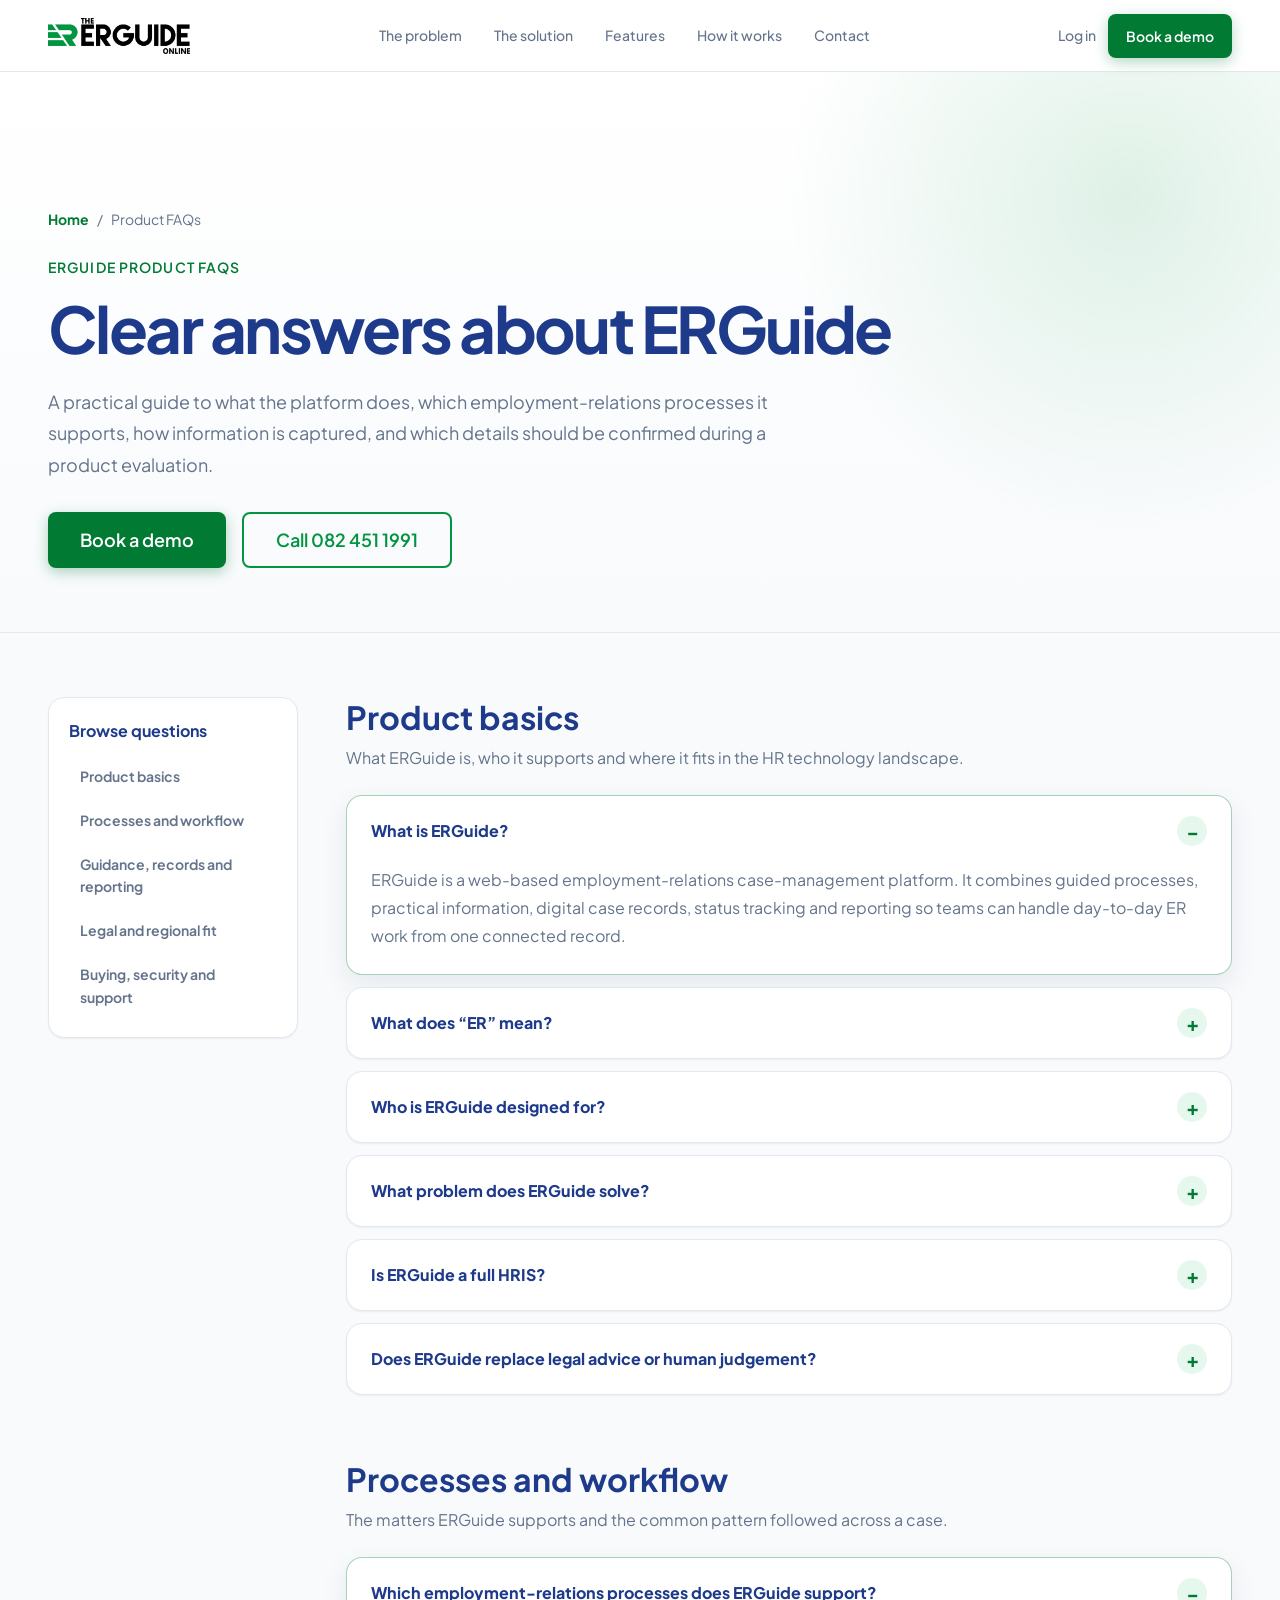
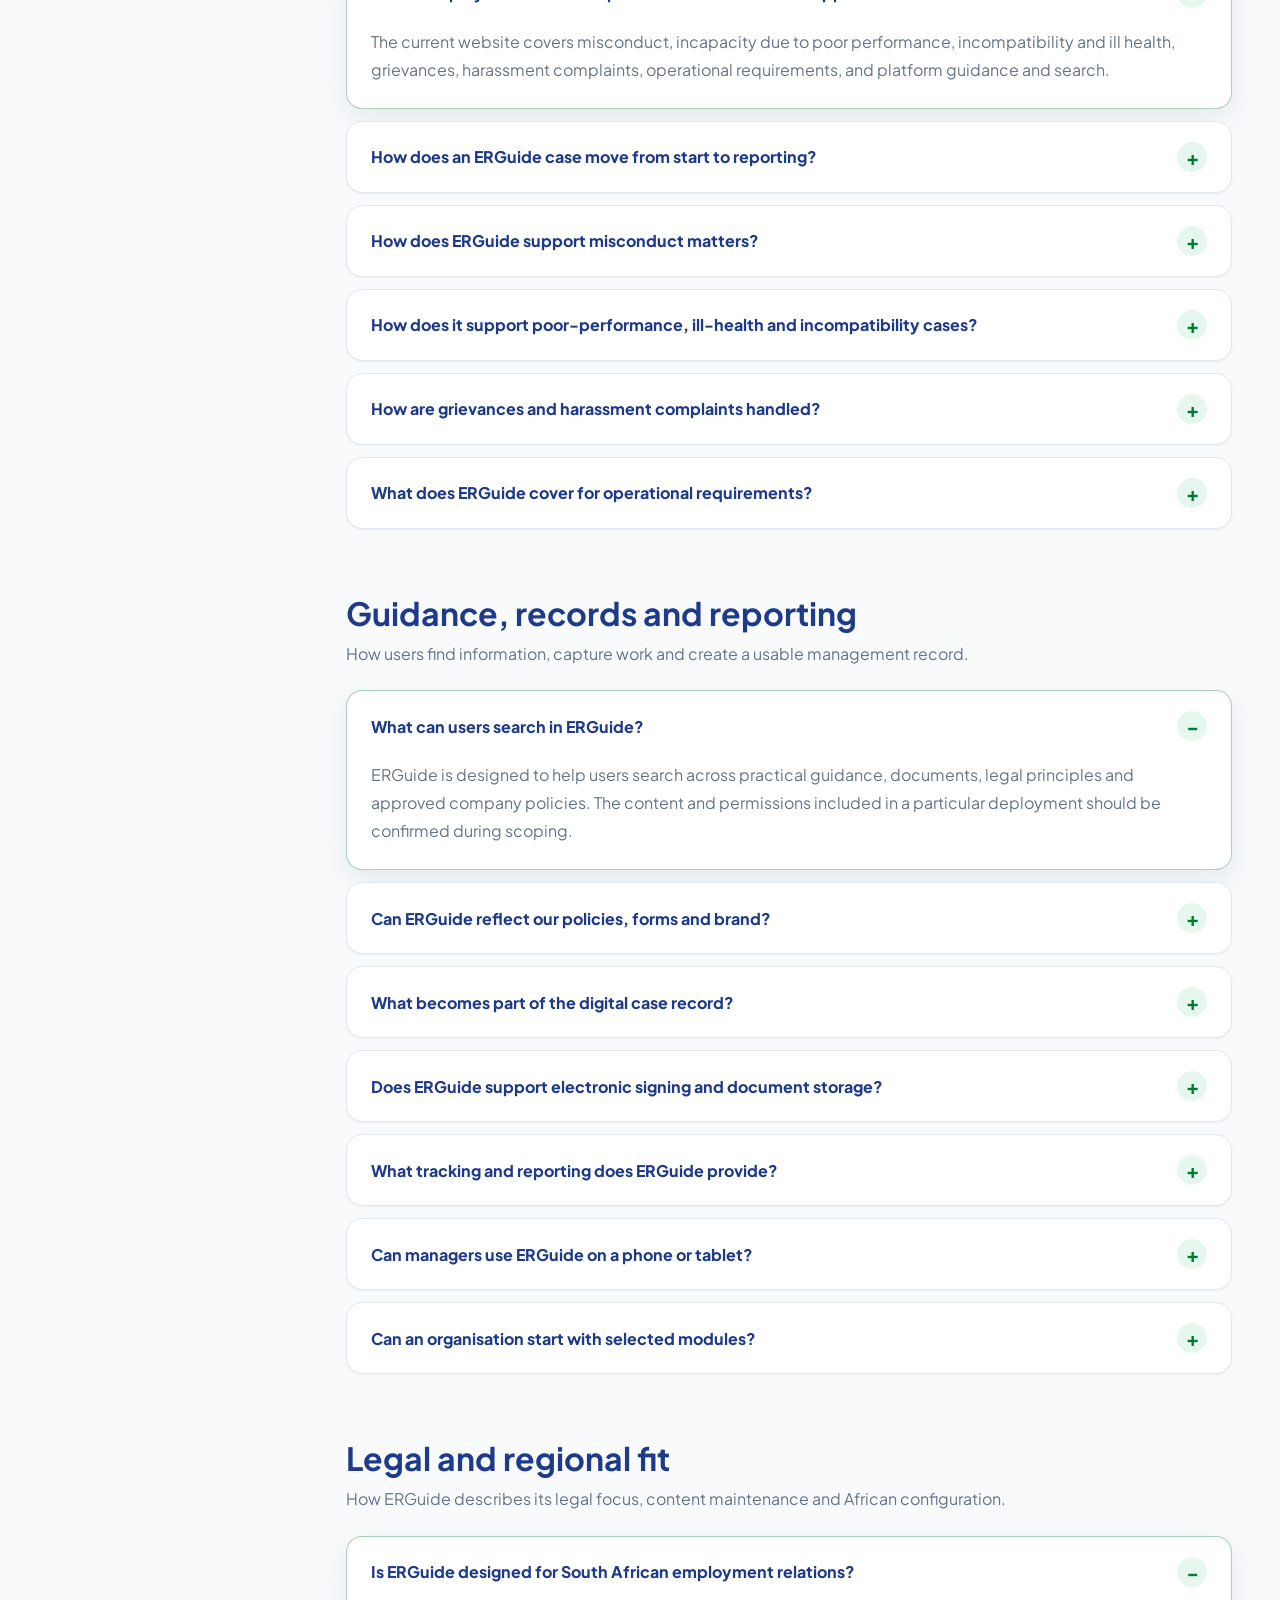
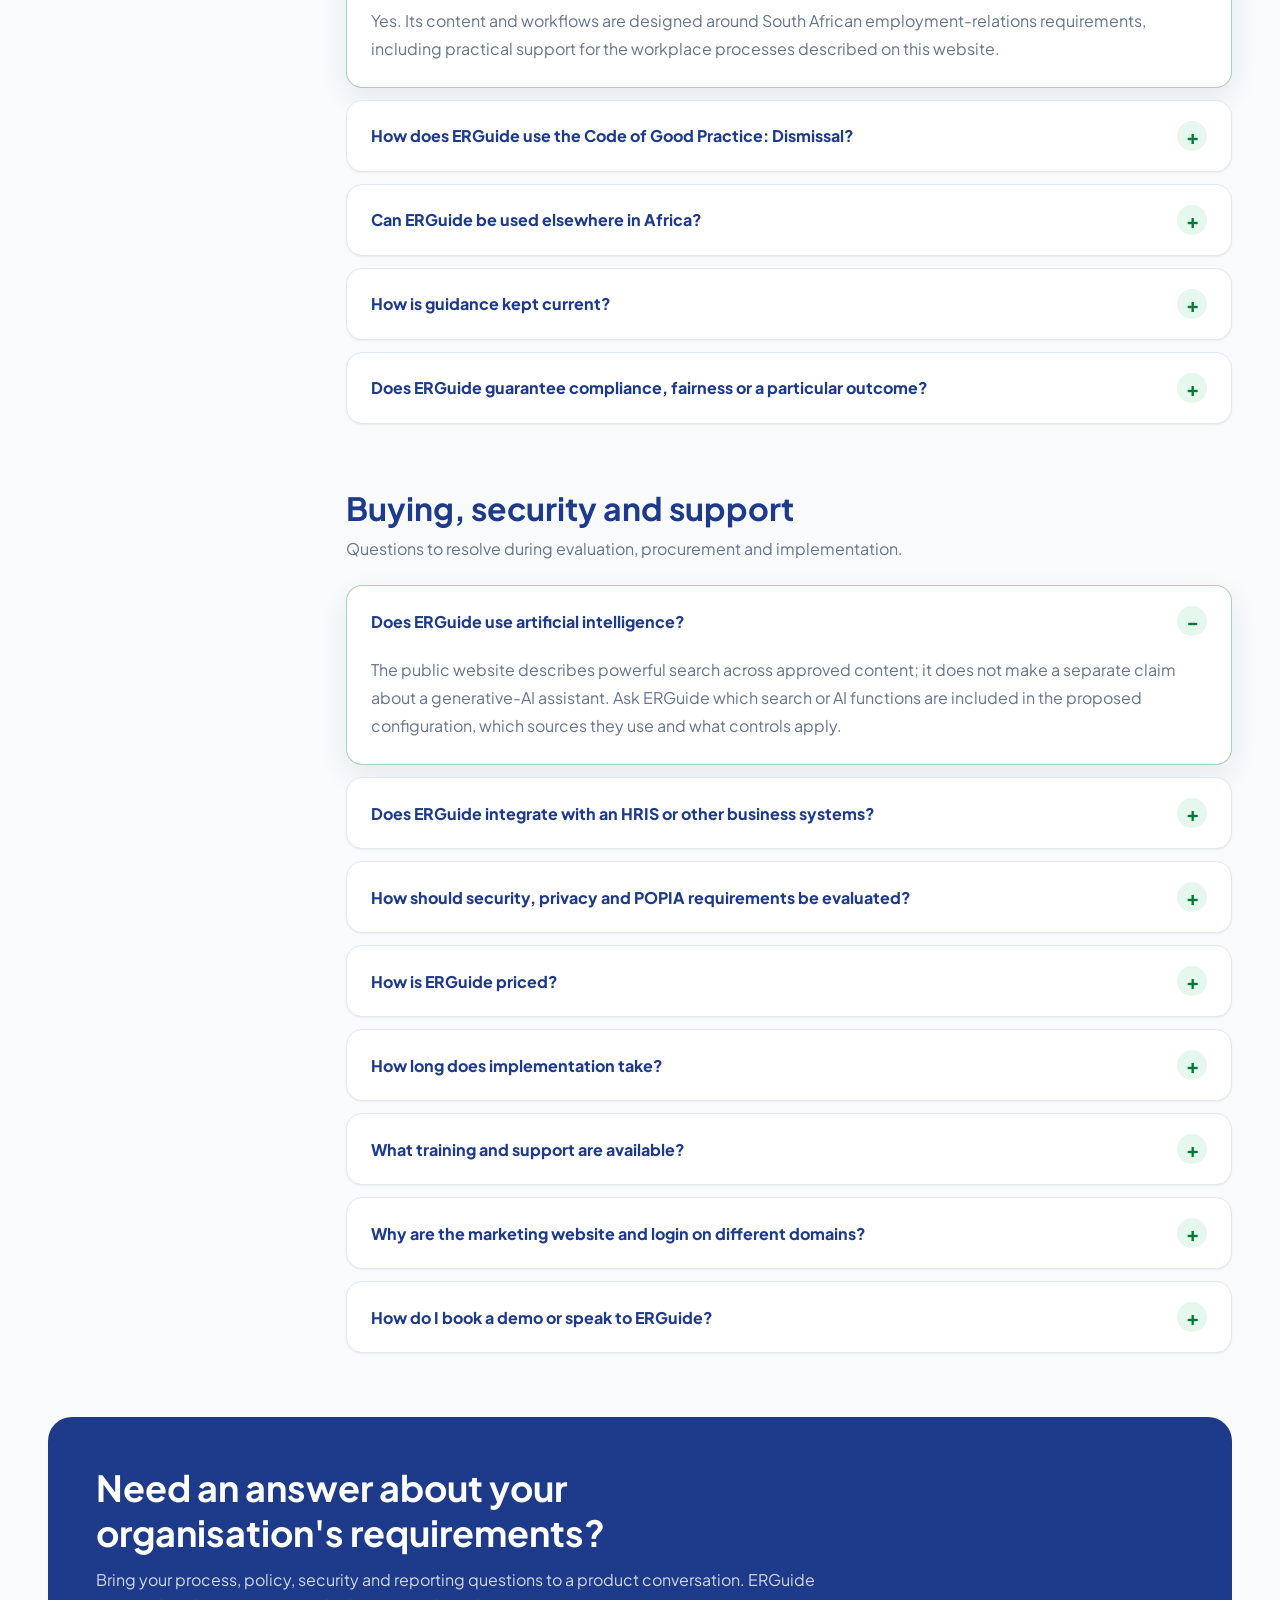
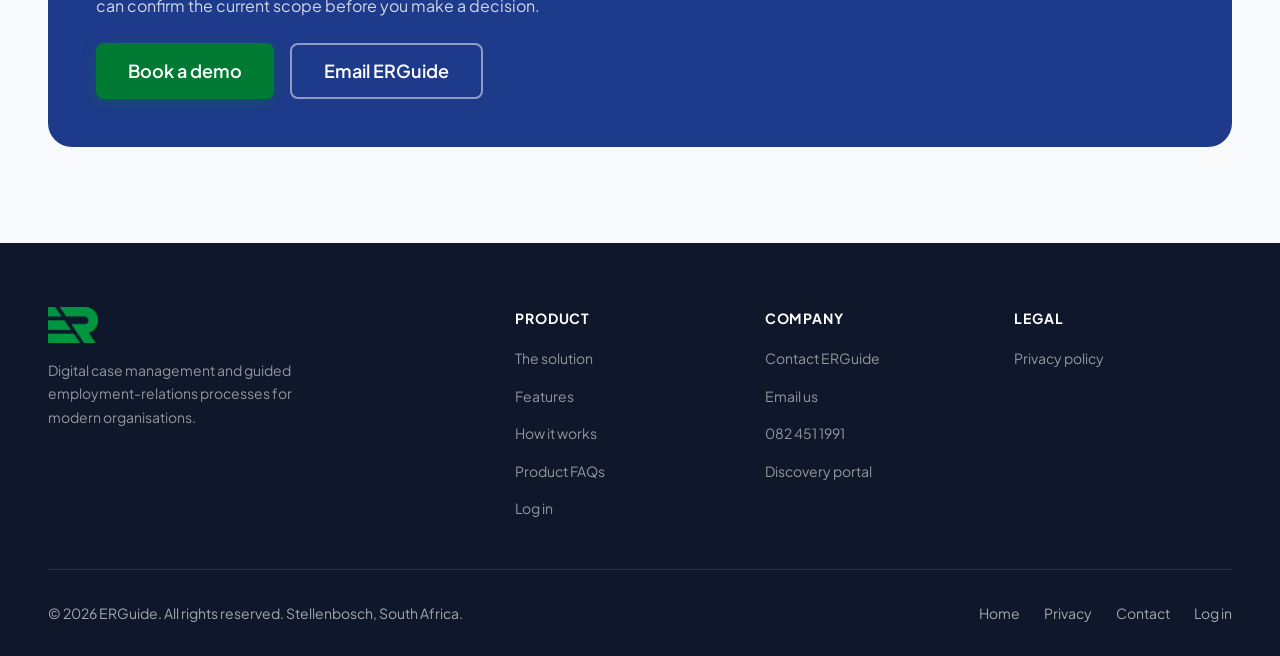
<file: New Website/faq.html>
<!DOCTYPE html>
<html lang="en-ZA">
<head>
  <meta charset="UTF-8" />
  <meta name="viewport" content="width=device-width, initial-scale=1.0" />
  <script>document.documentElement.classList.add('js');</script>

  <title>ERGuide Product FAQs | Employee Relations Software</title>
  <meta name="description" content="Clear answers about ERGuide's guided employment-relations processes, digital case records, reporting, South African focus, implementation and product fit." />
  <meta name="author" content="ERGuide" />
  <meta name="robots" content="index, follow, max-image-preview:large, max-snippet:-1" />
  <meta name="theme-color" content="#019540" />
  <link rel="canonical" href="https://www.erguide.digital/faq.html" />

  <meta property="og:type" content="website" />
  <meta property="og:url" content="https://www.erguide.digital/faq.html" />
  <meta property="og:site_name" content="ERGuide" />
  <meta property="og:locale" content="en_ZA" />
  <meta property="og:title" content="ERGuide product questions and answers" />
  <meta property="og:description" content="Answers about ERGuide's processes, workflow, records, reporting, legal focus, implementation and product fit." />
  <meta property="og:image" content="https://www.erguide.digital/assets/og-image.jpg" />
  <meta property="og:image:type" content="image/jpeg" />
  <meta property="og:image:width" content="1200" />
  <meta property="og:image:height" content="630" />
  <meta property="og:image:alt" content="ERGuide guided employment-relations case management" />

  <meta name="twitter:card" content="summary_large_image" />
  <meta name="twitter:title" content="ERGuide product questions and answers" />
  <meta name="twitter:description" content="Answers about ERGuide's processes, workflow, records, reporting, legal focus, implementation and product fit." />
  <meta name="twitter:image" content="https://www.erguide.digital/assets/og-image.jpg" />
  <meta name="twitter:image:alt" content="ERGuide guided employment-relations case management" />

  <link rel="icon" type="image/svg+xml" href="assets/favicon.svg" />
  <link rel="preconnect" href="https://fonts.googleapis.com" />
  <link rel="preconnect" href="https://fonts.gstatic.com" crossorigin />
  <link rel="stylesheet" href="https://fonts.googleapis.com/css2?family=Plus+Jakarta+Sans:ital,wght@0,300;0,400;0,500;0,600;0,700;0,800;1,400&display=swap" />
  <link rel="stylesheet" href="css/style.css" />

  <script type="application/ld+json">
  {
    "@context": "https://schema.org",
    "@graph": [
      {
        "@type": "WebPage",
        "@id": "https://www.erguide.digital/faq.html#webpage",
        "url": "https://www.erguide.digital/faq.html",
        "name": "ERGuide product questions and answers",
        "description": "Answers about ERGuide's guided employment-relations processes, digital case records, reporting, legal focus, implementation and product fit.",
        "inLanguage": "en-ZA",
        "isPartOf": { "@id": "https://www.erguide.digital/#website" },
        "about": { "@id": "https://www.erguide.digital/#software" },
        "breadcrumb": { "@id": "https://www.erguide.digital/faq.html#breadcrumb" }
      },
      {
        "@type": "BreadcrumbList",
        "@id": "https://www.erguide.digital/faq.html#breadcrumb",
        "itemListElement": [
          {
            "@type": "ListItem",
            "position": 1,
            "name": "Home",
            "item": "https://www.erguide.digital/"
          },
          {
            "@type": "ListItem",
            "position": 2,
            "name": "Product FAQs",
            "item": "https://www.erguide.digital/faq.html"
          }
        ]
      }
    ]
  }
  </script>
</head>
<body class="faq-page">

<a class="skip-link" href="#main-content">Skip to main content</a>

<header class="navbar" role="banner">
  <div class="container navbar-inner">
    <a href="index.html" class="navbar-logo" aria-label="ERGuide Home">
      <img src="assets/logo-black.png" alt="ERGuide" width="142" height="36" />
    </a>

    <nav class="navbar-nav" aria-label="Main navigation">
      <a href="index.html#why">The problem</a>
      <a href="index.html#solution">The solution</a>
      <a href="index.html#processes">Features</a>
      <a href="index.html#features">How it works</a>
      <a href="index.html#contact">Contact</a>
    </nav>

    <div class="navbar-actions">
      <a href="https://erguide.co.za/login" class="navbar-login">Log in</a>
      <a href="index.html#contact" class="btn btn-primary btn-sm">Book a demo</a>
      <button class="hamburger" aria-label="Toggle menu" aria-expanded="false" aria-controls="mobile-menu">
        <span></span><span></span><span></span>
      </button>
    </div>
  </div>
</header>

<div class="mobile-menu" id="mobile-menu" aria-label="Mobile navigation" aria-hidden="true">
  <nav>
    <a href="index.html#why">The problem</a>
    <a href="index.html#solution">The solution</a>
    <a href="index.html#processes">Features</a>
    <a href="index.html#features">How it works</a>
    <a href="index.html#contact">Contact</a>
  </nav>
  <div class="mobile-cta">
    <a href="https://erguide.co.za/login" class="mobile-login">Log in</a>
    <a href="index.html#contact" class="btn btn-primary" style="width:100%;justify-content:center;">Book a demo</a>
  </div>
</div>

<main id="main-content">
  <section class="faq-hero" aria-labelledby="faq-title">
    <div class="container">
      <nav class="faq-breadcrumb" aria-label="Breadcrumb">
        <a href="index.html">Home</a>
        <span aria-hidden="true">/</span>
        <span aria-current="page">Product FAQs</span>
      </nav>

      <span class="section-label">ERGuide product FAQs</span>
      <h1 id="faq-title">Clear answers about ERGuide</h1>
      <p class="faq-hero-copy">A practical guide to what the platform does, which employment-relations processes it supports, how information is captured, and which details should be confirmed during a product evaluation.</p>
      <div class="faq-hero-actions">
        <a href="index.html#contact" class="btn btn-green btn-lg">Book a demo</a>
        <a href="tel:+27824511991" class="btn btn-outline btn-lg">Call 082 451 1991</a>
      </div>
    </div>
  </section>

  <section class="faq-content" aria-label="ERGuide questions and answers">
    <div class="container">
      <div class="faq-layout">
        <aside class="faq-sidebar" aria-label="FAQ sections">
          <h2>Browse questions</h2>
          <nav>
            <a href="#product-basics">Product basics</a>
            <a href="#processes">Processes and workflow</a>
            <a href="#records">Guidance, records and reporting</a>
            <a href="#legal-fit">Legal and regional fit</a>
            <a href="#buying">Buying, security and support</a>
          </nav>
        </aside>

        <div class="faq-groups">
          <section class="faq-group" id="product-basics" aria-labelledby="product-basics-title">
            <div class="faq-group-header">
              <h2 id="product-basics-title">Product basics</h2>
              <p>What ERGuide is, who it supports and where it fits in the HR technology landscape.</p>
            </div>

            <div class="faq-list">
              <details class="faq-item" open>
                <summary>What is ERGuide?</summary>
                <div class="faq-answer">
                  <p>ERGuide is a web-based employment-relations case-management platform. It combines guided processes, practical information, digital case records, status tracking and reporting so teams can handle day-to-day ER work from one connected record.</p>
                </div>
              </details>

              <details class="faq-item">
                <summary>What does “ER” mean?</summary>
                <div class="faq-answer">
                  <p>ER means employment relations. It covers the workplace processes used to manage matters such as misconduct, poor performance, ill health, grievances, harassment complaints and operational requirements.</p>
                </div>
              </details>

              <details class="faq-item">
                <summary>Who is ERGuide designed for?</summary>
                <div class="faq-answer">
                  <p>ERGuide is designed for HR and employment-relations teams, together with the line managers who handle cases in day-to-day operations. It gives them a shared process, consistent forms and a common case record.</p>
                </div>
              </details>

              <details class="faq-item">
                <summary>What problem does ERGuide solve?</summary>
                <div class="faq-answer">
                  <p>Employment-relations work often becomes fragmented across policies, forms, email, evidence and spreadsheets. ERGuide brings guidance, procedural steps and case information together so teams can see what has happened and what needs to happen next.</p>
                </div>
              </details>

              <details class="faq-item">
                <summary>Is ERGuide a full HRIS?</summary>
                <div class="faq-answer">
                  <p>ERGuide is focused on employment-relations guidance and case management. It is not presented as a general HR information system for payroll, recruitment, benefits or the full employee lifecycle. Any relationship with an existing HR system should be scoped with ERGuide.</p>
                </div>
              </details>

              <details class="faq-item">
                <summary>Does ERGuide replace legal advice or human judgement?</summary>
                <div class="faq-answer">
                  <p>No. ERGuide supports people with guidance, structured steps and a documented record. The facts of each matter still need to be considered by the organisation and, where appropriate, its employment-law advisers. The platform does not guarantee a legal or disciplinary outcome.</p>
                </div>
              </details>
            </div>
          </section>

          <section class="faq-group" id="processes" aria-labelledby="processes-faq-title">
            <div class="faq-group-header">
              <h2 id="processes-faq-title">Processes and workflow</h2>
              <p>The matters ERGuide supports and the common pattern followed across a case.</p>
            </div>

            <div class="faq-list">
              <details class="faq-item" open>
                <summary>Which employment-relations processes does ERGuide support?</summary>
                <div class="faq-answer">
                  <p>The current website covers misconduct, incapacity due to poor performance, incompatibility and ill health, grievances, harassment complaints, operational requirements, and platform guidance and search.</p>
                </div>
              </details>

              <details class="faq-item">
                <summary>How does an ERGuide case move from start to reporting?</summary>
                <div class="faq-answer">
                  <p>The connected workflow has five stages: find the relevant guidance, start the right process, capture actions and evidence, track progress and ownership, and report from the completed case record.</p>
                </div>
              </details>

              <details class="faq-item">
                <summary>How does ERGuide support misconduct matters?</summary>
                <div class="faq-answer">
                  <p>ERGuide provides a standardised disciplinary process designed to help teams apply consistent conduct steps and document the information needed to support procedural fairness across the organisation.</p>
                </div>
              </details>

              <details class="faq-item">
                <summary>How does it support poor-performance, ill-health and incompatibility cases?</summary>
                <div class="faq-answer">
                  <p>The platform guides managers through the relevant incapacity process and helps them keep expectations, support, consultations, review steps, supporting information and decisions together in the case record.</p>
                </div>
              </details>

              <details class="faq-item">
                <summary>How are grievances and harassment complaints handled?</summary>
                <div class="faq-answer">
                  <p>Employees can be given a clear route for raising grievances through the appropriate management levels. Harassment complaints can be submitted informally or formally, including through a QR-code entry point, while the organisation records how each complaint is handled.</p>
                </div>
              </details>

              <details class="faq-item">
                <summary>What does ERGuide cover for operational requirements?</summary>
                <div class="faq-answer">
                  <p>ERGuide helps teams manage consultation steps, supporting information, decisions and timeframes in a structured record. This makes it easier to understand how the process progressed and what needs to happen next.</p>
                </div>
              </details>
            </div>
          </section>

          <section class="faq-group" id="records" aria-labelledby="records-title">
            <div class="faq-group-header">
              <h2 id="records-title">Guidance, records and reporting</h2>
              <p>How users find information, capture work and create a usable management record.</p>
            </div>

            <div class="faq-list">
              <details class="faq-item" open>
                <summary>What can users search in ERGuide?</summary>
                <div class="faq-answer">
                  <p>ERGuide is designed to help users search across practical guidance, documents, legal principles and approved company policies. The content and permissions included in a particular deployment should be confirmed during scoping.</p>
                </div>
              </details>

              <details class="faq-item">
                <summary>Can ERGuide reflect our policies, forms and brand?</summary>
                <div class="faq-answer">
                  <p>Yes. The product is designed to use customisable electronic forms and templates that reflect an organisation's policies, procedures and brand. The exact configuration work and document set should be agreed during implementation planning.</p>
                </div>
              </details>

              <details class="faq-item">
                <summary>What becomes part of the digital case record?</summary>
                <div class="faq-answer">
                  <p>The website describes capturing actions, supporting information, evidence, consultation notes, decisions and electronic signatures as work happens. Confirm file formats, limits, retention and access rules for your proposed configuration.</p>
                </div>
              </details>

              <details class="faq-item">
                <summary>Does ERGuide support electronic signing and document storage?</summary>
                <div class="faq-answer">
                  <p>ERGuide is presented as supporting electronic signatures and the storage of records and evidence in the case file. Signature controls, identity checks and evidentiary requirements should be reviewed for the organisation's use case.</p>
                </div>
              </details>

              <details class="faq-item">
                <summary>What tracking and reporting does ERGuide provide?</summary>
                <div class="faq-answer">
                  <p>Users can track an ER process and produce reporting from the same digital record. This helps HR and ER teams see progress, ownership and delays. Ask ERGuide for the current dashboard, report and export options.</p>
                </div>
              </details>

              <details class="faq-item">
                <summary>Can managers use ERGuide on a phone or tablet?</summary>
                <div class="faq-answer">
                  <p>Yes. ERGuide is mobile-friendly and can be accessed through an internet-connected phone, tablet or desktop. The website describes online access rather than offline operation.</p>
                </div>
              </details>

              <details class="faq-item">
                <summary>Can an organisation start with selected modules?</summary>
                <div class="faq-answer">
                  <p>ERGuide is designed as a modular system. An organisation can scope the processes it needs first and discuss adding further modules as its requirements develop.</p>
                </div>
              </details>
            </div>
          </section>

          <section class="faq-group" id="legal-fit" aria-labelledby="legal-fit-title">
            <div class="faq-group-header">
              <h2 id="legal-fit-title">Legal and regional fit</h2>
              <p>How ERGuide describes its legal focus, content maintenance and African configuration.</p>
            </div>

            <div class="faq-list">
              <details class="faq-item" open>
                <summary>Is ERGuide designed for South African employment relations?</summary>
                <div class="faq-answer">
                  <p>Yes. Its content and workflows are designed around South African employment-relations requirements, including practical support for the workplace processes described on this website.</p>
                </div>
              </details>

              <details class="faq-item">
                <summary>How does ERGuide use the Code of Good Practice: Dismissal?</summary>
                <div class="faq-answer">
                  <p>The platform's procedural guidance is informed by the Code of Good Practice: Dismissal, including relevant misconduct and incapacity processes. It supports a structured approach but does not replace advice on the facts of a particular matter.</p>
                </div>
              </details>

              <details class="faq-item">
                <summary>Can ERGuide be used elsewhere in Africa?</summary>
                <div class="faq-answer">
                  <p>ERGuide can be configured for the legal and policy context of organisations operating elsewhere in Africa. Ask for the current list of supported jurisdictions and confirm that the required country content is available before procurement.</p>
                </div>
              </details>

              <details class="faq-item">
                <summary>How is guidance kept current?</summary>
                <div class="faq-answer">
                  <p>The product is designed for guidance to be maintained as legislation, case law, country requirements and company policies change. Ask ERGuide about the review owners, approval process, update cadence and change communication for your deployment.</p>
                </div>
              </details>

              <details class="faq-item">
                <summary>Does ERGuide guarantee compliance, fairness or a particular outcome?</summary>
                <div class="faq-answer">
                  <p>No. ERGuide helps teams follow a more consistent, documented process and find relevant guidance. Outcomes still depend on the facts, the decisions made and the applicable law and policy.</p>
                </div>
              </details>
            </div>
          </section>

          <section class="faq-group" id="buying" aria-labelledby="buying-title">
            <div class="faq-group-header">
              <h2 id="buying-title">Buying, security and support</h2>
              <p>Questions to resolve during evaluation, procurement and implementation.</p>
            </div>

            <div class="faq-list">
              <details class="faq-item" open>
                <summary>Does ERGuide use artificial intelligence?</summary>
                <div class="faq-answer">
                  <p>The public website describes powerful search across approved content; it does not make a separate claim about a generative-AI assistant. Ask ERGuide which search or AI functions are included in the proposed configuration, which sources they use and what controls apply.</p>
                </div>
              </details>

              <details class="faq-item">
                <summary>Does ERGuide integrate with an HRIS or other business systems?</summary>
                <div class="faq-answer">
                  <p>Prebuilt integrations and APIs are not listed on the public website. Share the required systems, data flows, identity provider and reporting needs during technical scoping so ERGuide can confirm what is currently supported.</p>
                </div>
              </details>

              <details class="faq-item">
                <summary>How should security, privacy and POPIA requirements be evaluated?</summary>
                <div class="faq-answer">
                  <p>Because ER matters can contain sensitive information, hosting, access controls, encryption, backups, retention, data ownership, subprocessors and POPIA responsibilities should be reviewed against ERGuide's current security and privacy documentation during procurement.</p>
                  <p>Do not include employee names or confidential case details in the public enquiry form. See the <a href="assets/privacy.pdf" target="_blank" rel="noopener">privacy policy</a>.</p>
                </div>
              </details>

              <details class="faq-item">
                <summary>How is ERGuide priced?</summary>
                <div class="faq-answer">
                  <p>Public pricing is not listed. ERGuide is modular, so pricing should be based on the processes, configuration and organisational scope required. Book a demo to request a current proposal and confirm any implementation or support fees.</p>
                </div>
              </details>

              <details class="faq-item">
                <summary>How long does implementation take?</summary>
                <div class="faq-answer">
                  <p>The timeline depends on the selected modules, policy and form configuration, data or identity requirements, review and approval work, training and rollout plan. ERGuide can provide a project estimate after discovery.</p>
                </div>
              </details>

              <details class="faq-item">
                <summary>What training and support are available?</summary>
                <div class="faq-answer">
                  <p>Training and support details are not published on this website. Ask what onboarding, administrator training, manager enablement, support channels, service hours and response commitments are included in the proposed service.</p>
                </div>
              </details>

              <details class="faq-item">
                <summary>Why are the marketing website and login on different domains?</summary>
                <div class="faq-answer">
                  <p>The marketing site's configured canonical address is <strong>www.erguide.digital</strong>. Existing users sign in through the separate application address at <a href="https://erguide.co.za/login">https://erguide.co.za/login</a>. Follow links from the official website or use the saved login address supplied by your organisation.</p>
                </div>
              </details>

              <details class="faq-item">
                <summary>How do I book a demo or speak to ERGuide?</summary>
                <div class="faq-answer">
                  <p>Call <a href="tel:+27824511991">082 451 1991</a>, email <a href="mailto:info@erguide.co.za">info@erguide.co.za</a>, or use the enquiry form on the <a href="index.html#contact">ERGuide homepage</a>.</p>
                </div>
              </details>
            </div>
          </section>
        </div>
      </div>

      <div class="faq-bottom-cta">
        <h2>Need an answer about your organisation's requirements?</h2>
        <p>Bring your process, policy, security and reporting questions to a product conversation. ERGuide can confirm the current scope before you make a decision.</p>
        <div class="faq-bottom-actions">
          <a href="index.html#contact" class="btn btn-green btn-lg">Book a demo</a>
          <a href="mailto:info@erguide.co.za" class="btn btn-ghost-white btn-lg">Email ERGuide</a>
        </div>
      </div>
    </div>
  </section>
</main>

<footer class="footer" role="contentinfo">
  <div class="container">
    <h2 class="sr-only">ERGuide site links</h2>
    <div class="footer-grid">
      <div class="footer-brand">
        <img src="assets/logo-negative.png" alt="ERGuide" class="footer-logo" width="50" height="36" loading="lazy" decoding="async" />
        <p class="footer-tagline">Digital case management and guided employment-relations processes for modern organisations.</p>
      </div>

      <div class="footer-col">
        <h3>Product</h3>
        <ul>
          <li><a href="index.html#solution">The solution</a></li>
          <li><a href="index.html#processes">Features</a></li>
          <li><a href="index.html#features">How it works</a></li>
          <li><a href="faq.html" aria-current="page">Product FAQs</a></li>
          <li><a href="https://erguide.co.za/login">Log in</a></li>
        </ul>
      </div>

      <div class="footer-col">
        <h3>Company</h3>
        <ul>
          <li><a href="index.html#contact">Contact ERGuide</a></li>
          <li><a href="mailto:info@erguide.co.za">Email us</a></li>
          <li><a href="tel:+27824511991">082 451 1991</a></li>
          <li><a href="https://discovery.erguide.co.za/sso/DISC" target="_blank" rel="noopener">Discovery portal</a></li>
        </ul>
      </div>

      <div class="footer-col">
        <h3>Legal</h3>
        <ul>
          <li><a href="assets/privacy.pdf" target="_blank" rel="noopener">Privacy policy</a></li>
        </ul>
      </div>
    </div>

    <div class="footer-bottom">
      <p class="footer-copy">&copy; <span id="year">2024</span> ERGuide. All rights reserved. Stellenbosch, South Africa.</p>
      <div class="footer-links">
        <a href="index.html">Home</a>
        <a href="assets/privacy.pdf" target="_blank" rel="noopener">Privacy</a>
        <a href="mailto:info@erguide.co.za">Contact</a>
        <a href="https://erguide.co.za/login">Log in</a>
      </div>
    </div>
  </div>
</footer>

<script>
  document.getElementById('year').textContent = new Date().getFullYear();
</script>
<script src="js/main.js" defer></script>

</body>
</html>
</file>
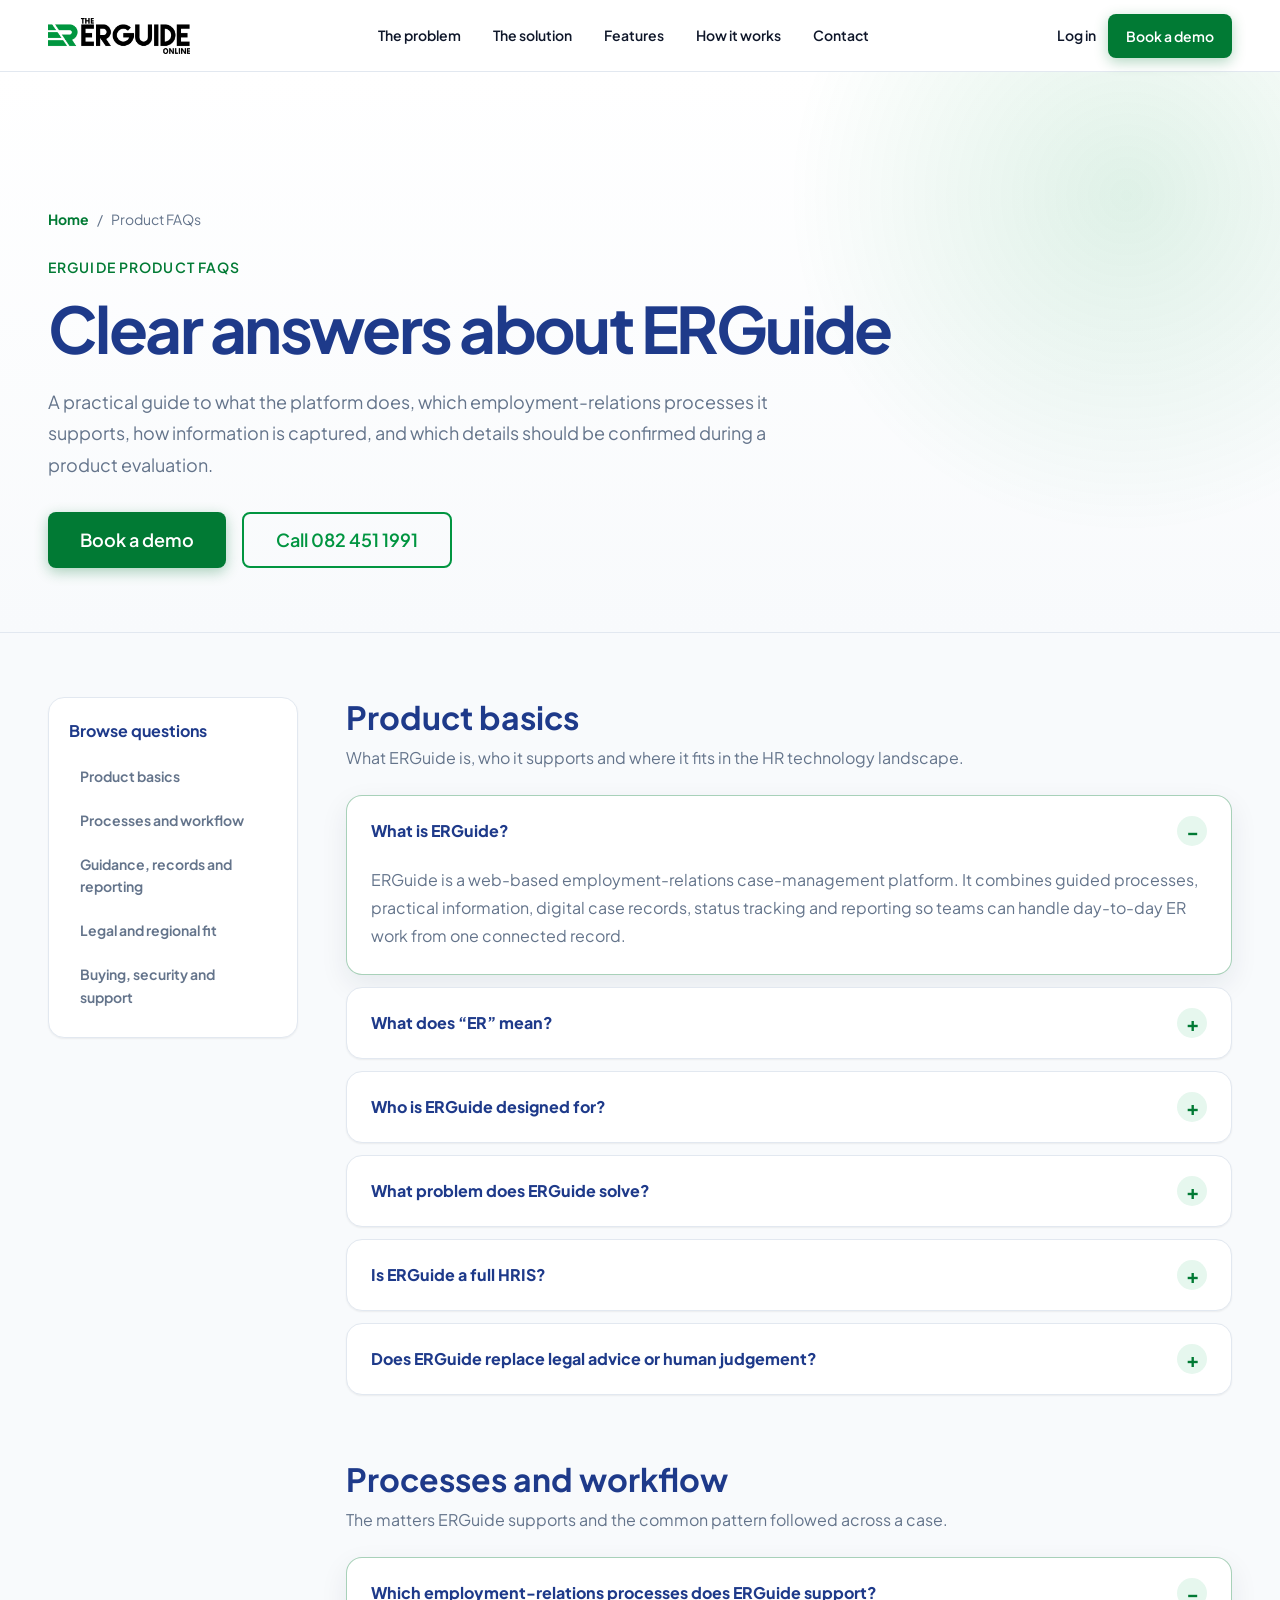
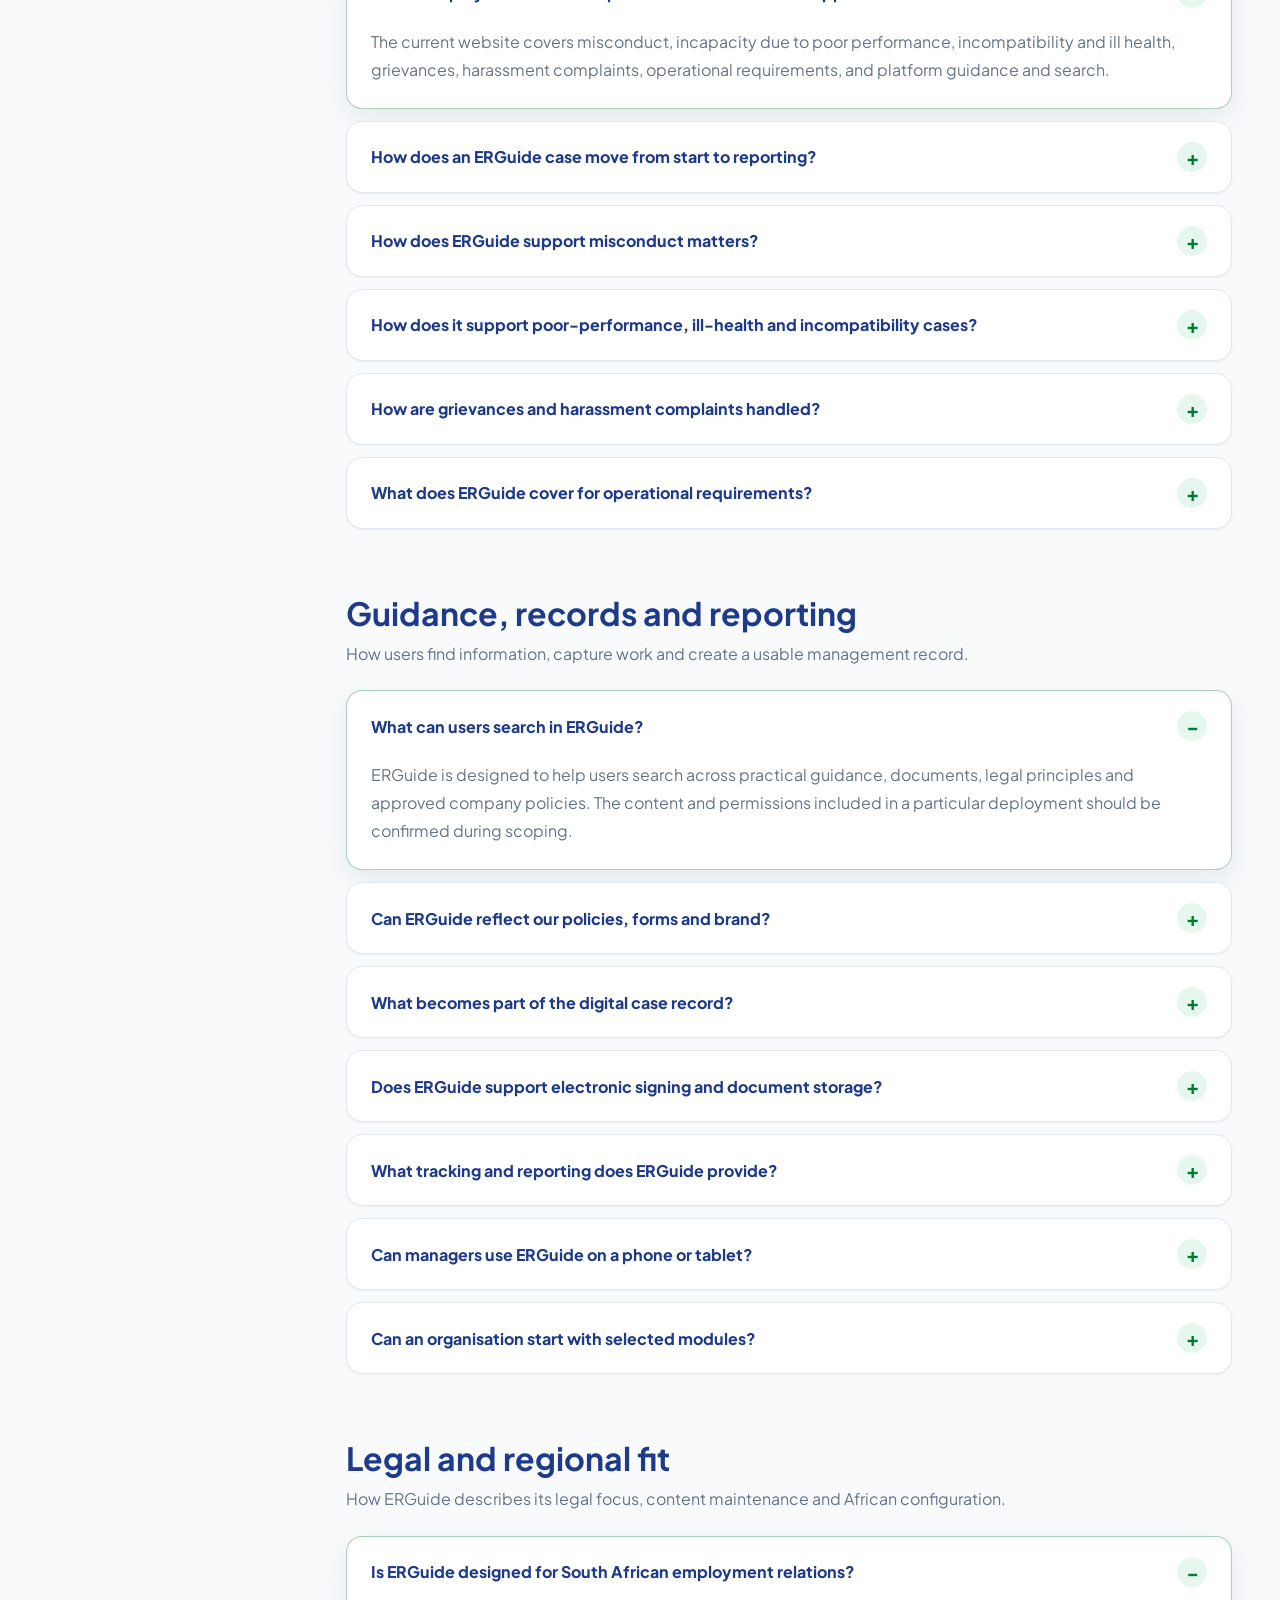
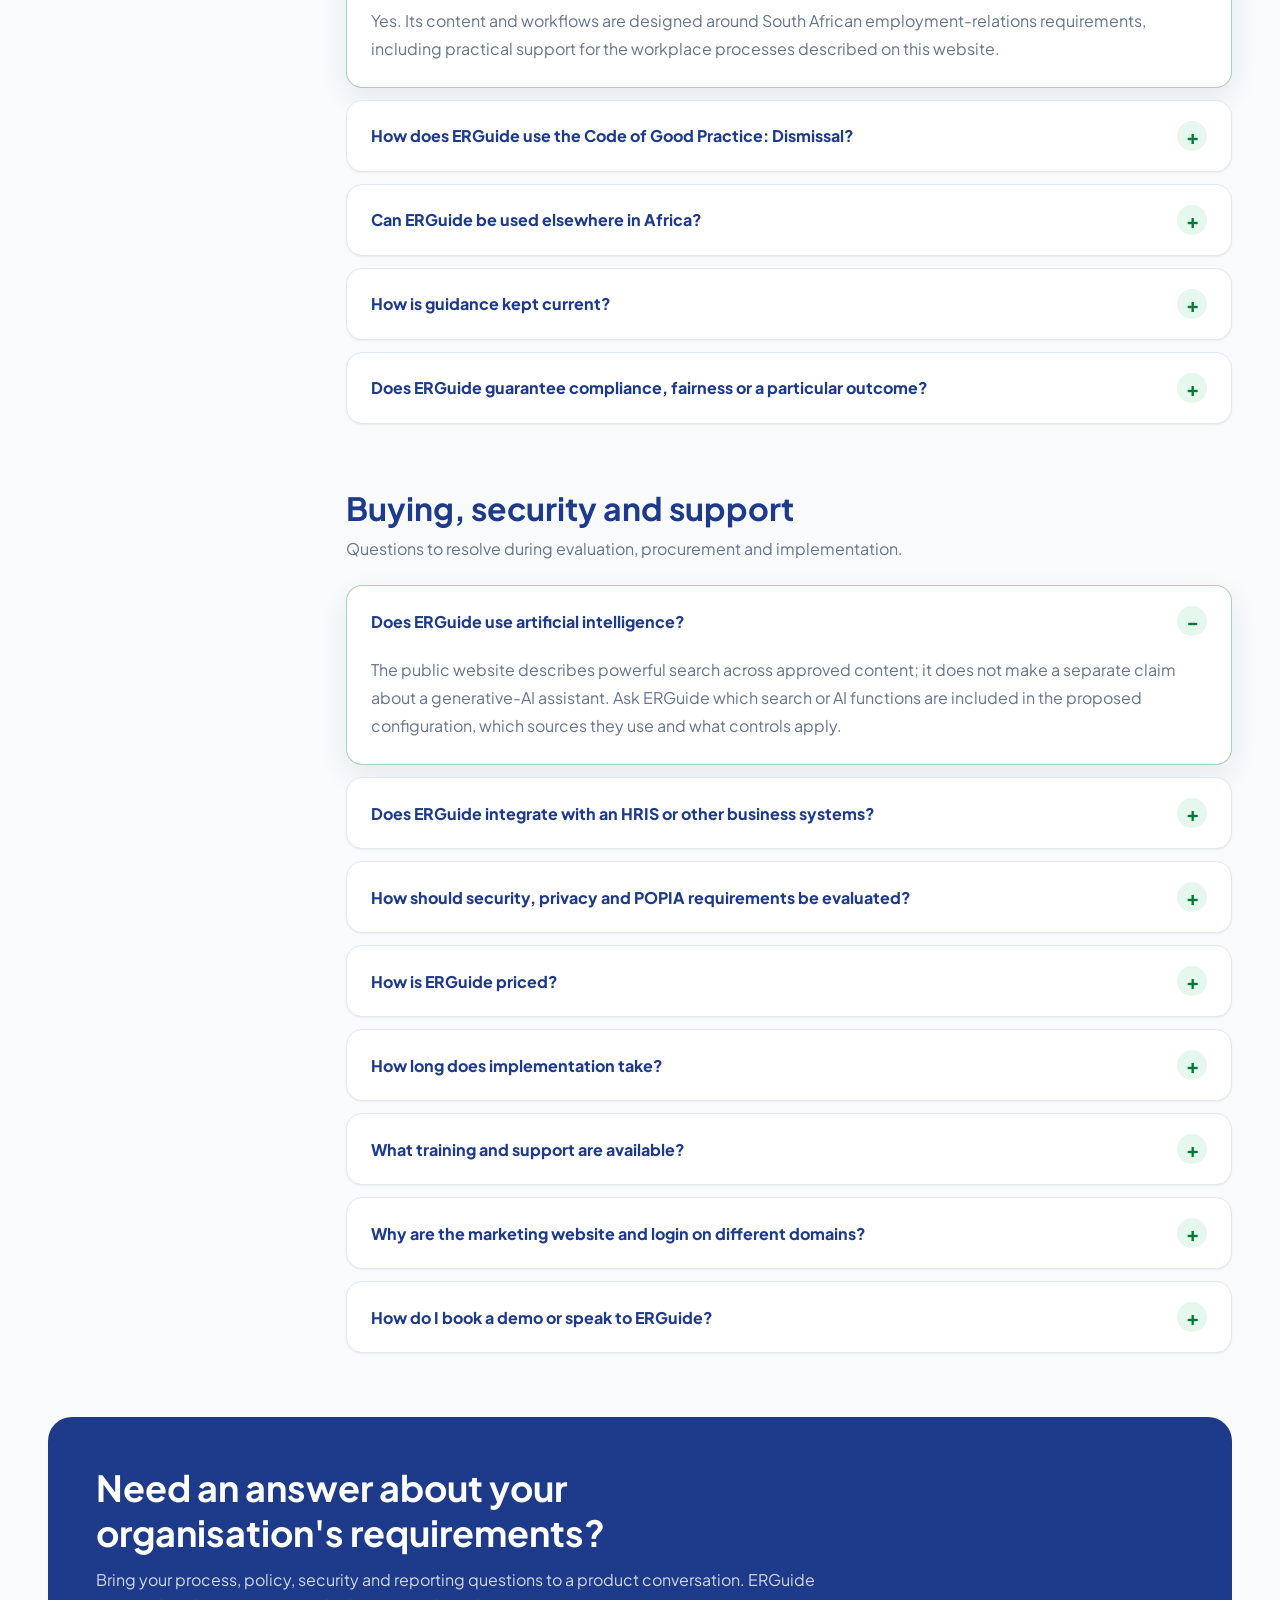
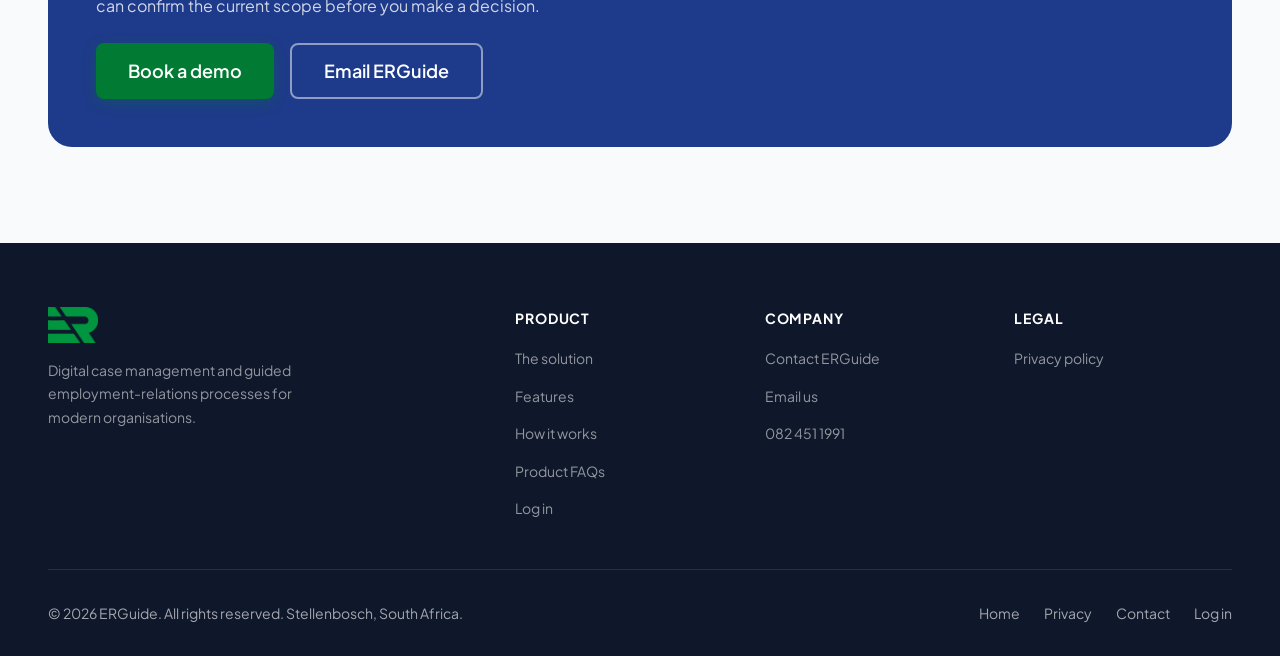
<file: site/faq.html>
<!DOCTYPE html>
<html lang="en-ZA">
<head>
  <meta charset="UTF-8" />
  <meta name="viewport" content="width=device-width, initial-scale=1.0" />
  <script>document.documentElement.classList.add('js');</script>

  <!-- Google tag (gtag.js) -->
  <script async src="https://www.googletagmanager.com/gtag/js?id=G-FBLGTJ5MYY"></script>
  <script>
    window.dataLayer = window.dataLayer || [];
    function gtag(){dataLayer.push(arguments);}
    gtag('js', new Date());
    gtag('config', 'G-FBLGTJ5MYY');
  </script>

  <title>ERGuide Product FAQs | Employee Relations Software</title>
  <meta name="description" content="Clear answers about ERGuide's guided employment-relations processes, digital case records, reporting, South African focus, implementation and product fit." />
  <meta name="author" content="ERGuide" />
  <meta name="robots" content="index, follow, max-image-preview:large, max-snippet:-1" />
  <meta name="theme-color" content="#019540" />
  <link rel="canonical" href="https://www.erguide.digital/faq.html" />

  <meta property="og:type" content="website" />
  <meta property="og:url" content="https://www.erguide.digital/faq.html" />
  <meta property="og:site_name" content="ERGuide" />
  <meta property="og:locale" content="en_ZA" />
  <meta property="og:title" content="ERGuide product questions and answers" />
  <meta property="og:description" content="Answers about ERGuide's processes, workflow, records, reporting, legal focus, implementation and product fit." />
  <meta property="og:image" content="https://www.erguide.digital/assets/og-image.jpg" />
  <meta property="og:image:type" content="image/jpeg" />
  <meta property="og:image:width" content="1200" />
  <meta property="og:image:height" content="630" />
  <meta property="og:image:alt" content="ERGuide guided employment-relations case management" />

  <meta name="twitter:card" content="summary_large_image" />
  <meta name="twitter:title" content="ERGuide product questions and answers" />
  <meta name="twitter:description" content="Answers about ERGuide's processes, workflow, records, reporting, legal focus, implementation and product fit." />
  <meta name="twitter:image" content="https://www.erguide.digital/assets/og-image.jpg" />
  <meta name="twitter:image:alt" content="ERGuide guided employment-relations case management" />

  <link rel="icon" type="image/svg+xml" href="assets/favicon.svg" />
  <link rel="preconnect" href="https://fonts.googleapis.com" />
  <link rel="preconnect" href="https://fonts.gstatic.com" crossorigin />
  <link rel="stylesheet" href="https://fonts.googleapis.com/css2?family=Plus+Jakarta+Sans:ital,wght@0,300;0,400;0,500;0,600;0,700;0,800;1,400&display=swap" />
  <link rel="stylesheet" href="css/style.css" />

  <script type="application/ld+json">
  {
    "@context": "https://schema.org",
    "@graph": [
      {
        "@type": "WebPage",
        "@id": "https://www.erguide.digital/faq.html#webpage",
        "url": "https://www.erguide.digital/faq.html",
        "name": "ERGuide product questions and answers",
        "description": "Answers about ERGuide's guided employment-relations processes, digital case records, reporting, legal focus, implementation and product fit.",
        "inLanguage": "en-ZA",
        "isPartOf": { "@id": "https://www.erguide.digital/#website" },
        "about": { "@id": "https://www.erguide.digital/#software" },
        "breadcrumb": { "@id": "https://www.erguide.digital/faq.html#breadcrumb" }
      },
      {
        "@type": "BreadcrumbList",
        "@id": "https://www.erguide.digital/faq.html#breadcrumb",
        "itemListElement": [
          {
            "@type": "ListItem",
            "position": 1,
            "name": "Home",
            "item": "https://www.erguide.digital/"
          },
          {
            "@type": "ListItem",
            "position": 2,
            "name": "Product FAQs",
            "item": "https://www.erguide.digital/faq.html"
          }
        ]
      }
    ]
  }
  </script>
</head>
<body class="faq-page">

<a class="skip-link" href="#main-content">Skip to main content</a>

<header class="navbar" role="banner">
  <div class="container navbar-inner">
    <a href="index.html" class="navbar-logo" aria-label="ERGuide Home">
      <img src="assets/logo-black.png" alt="ERGuide" width="142" height="36" />
    </a>

    <nav class="navbar-nav" aria-label="Main navigation">
      <a href="index.html#why">The problem</a>
      <a href="index.html#solution">The solution</a>
      <a href="index.html#processes">Features</a>
      <a href="index.html#features">How it works</a>
      <a href="index.html#contact">Contact</a>
    </nav>

    <div class="navbar-actions">
      <a href="https://erguide.co.za/login" class="navbar-login">Log in</a>
      <a href="index.html#contact" class="btn btn-primary btn-sm">Book a demo</a>
      <button class="hamburger" aria-label="Toggle menu" aria-expanded="false" aria-controls="mobile-menu">
        <span></span><span></span><span></span>
      </button>
    </div>
  </div>
</header>

<div class="mobile-menu" id="mobile-menu" aria-label="Mobile navigation" aria-hidden="true">
  <nav>
    <a href="index.html#why">The problem</a>
    <a href="index.html#solution">The solution</a>
    <a href="index.html#processes">Features</a>
    <a href="index.html#features">How it works</a>
    <a href="index.html#contact">Contact</a>
  </nav>
  <div class="mobile-cta">
    <a href="https://erguide.co.za/login" class="mobile-login">Log in</a>
    <a href="index.html#contact" class="btn btn-primary" style="width:100%;justify-content:center;">Book a demo</a>
  </div>
</div>

<main id="main-content">
  <section class="faq-hero" aria-labelledby="faq-title">
    <div class="container">
      <nav class="faq-breadcrumb" aria-label="Breadcrumb">
        <a href="index.html">Home</a>
        <span aria-hidden="true">/</span>
        <span aria-current="page">Product FAQs</span>
      </nav>

      <span class="section-label">ERGuide product FAQs</span>
      <h1 id="faq-title">Clear answers about ERGuide</h1>
      <p class="faq-hero-copy">A practical guide to what the platform does, which employment-relations processes it supports, how information is captured, and which details should be confirmed during a product evaluation.</p>
      <div class="faq-hero-actions">
        <a href="index.html#contact" class="btn btn-green btn-lg">Book a demo</a>
        <a href="tel:+27824511991" class="btn btn-outline btn-lg">Call 082 451 1991</a>
      </div>
    </div>
  </section>

  <section class="faq-content" aria-label="ERGuide questions and answers">
    <div class="container">
      <div class="faq-layout">
        <aside class="faq-sidebar" aria-label="FAQ sections">
          <h2>Browse questions</h2>
          <nav>
            <a href="#product-basics">Product basics</a>
            <a href="#processes">Processes and workflow</a>
            <a href="#records">Guidance, records and reporting</a>
            <a href="#legal-fit">Legal and regional fit</a>
            <a href="#buying">Buying, security and support</a>
          </nav>
        </aside>

        <div class="faq-groups">
          <section class="faq-group" id="product-basics" aria-labelledby="product-basics-title">
            <div class="faq-group-header">
              <h2 id="product-basics-title">Product basics</h2>
              <p>What ERGuide is, who it supports and where it fits in the HR technology landscape.</p>
            </div>

            <div class="faq-list">
              <details class="faq-item" open>
                <summary>What is ERGuide?</summary>
                <div class="faq-answer">
                  <p>ERGuide is a web-based employment-relations case-management platform. It combines guided processes, practical information, digital case records, status tracking and reporting so teams can handle day-to-day ER work from one connected record.</p>
                </div>
              </details>

              <details class="faq-item">
                <summary>What does “ER” mean?</summary>
                <div class="faq-answer">
                  <p>ER means employment relations. It covers the workplace processes used to manage matters such as misconduct, poor performance, ill health, grievances, harassment complaints and operational requirements.</p>
                </div>
              </details>

              <details class="faq-item">
                <summary>Who is ERGuide designed for?</summary>
                <div class="faq-answer">
                  <p>ERGuide is designed for HR and employment-relations teams, together with the line managers who handle cases in day-to-day operations. It gives them a shared process, consistent forms and a common case record.</p>
                </div>
              </details>

              <details class="faq-item">
                <summary>What problem does ERGuide solve?</summary>
                <div class="faq-answer">
                  <p>Employment-relations work often becomes fragmented across policies, forms, email, evidence and spreadsheets. ERGuide brings guidance, procedural steps and case information together so teams can see what has happened and what needs to happen next.</p>
                </div>
              </details>

              <details class="faq-item">
                <summary>Is ERGuide a full HRIS?</summary>
                <div class="faq-answer">
                  <p>ERGuide is focused on employment-relations guidance and case management. It is not presented as a general HR information system for payroll, recruitment, benefits or the full employee lifecycle. Any relationship with an existing HR system should be scoped with ERGuide.</p>
                </div>
              </details>

              <details class="faq-item">
                <summary>Does ERGuide replace legal advice or human judgement?</summary>
                <div class="faq-answer">
                  <p>No. ERGuide supports people with guidance, structured steps and a documented record. The facts of each matter still need to be considered by the organisation and, where appropriate, its employment-law advisers. The platform does not guarantee a legal or disciplinary outcome.</p>
                </div>
              </details>
            </div>
          </section>

          <section class="faq-group" id="processes" aria-labelledby="processes-faq-title">
            <div class="faq-group-header">
              <h2 id="processes-faq-title">Processes and workflow</h2>
              <p>The matters ERGuide supports and the common pattern followed across a case.</p>
            </div>

            <div class="faq-list">
              <details class="faq-item" open>
                <summary>Which employment-relations processes does ERGuide support?</summary>
                <div class="faq-answer">
                  <p>The current website covers misconduct, incapacity due to poor performance, incompatibility and ill health, grievances, harassment complaints, operational requirements, and platform guidance and search.</p>
                </div>
              </details>

              <details class="faq-item">
                <summary>How does an ERGuide case move from start to reporting?</summary>
                <div class="faq-answer">
                  <p>The connected workflow has five stages: find the relevant guidance, start the right process, capture actions and evidence, track progress and ownership, and report from the completed case record.</p>
                </div>
              </details>

              <details class="faq-item">
                <summary>How does ERGuide support misconduct matters?</summary>
                <div class="faq-answer">
                  <p>ERGuide provides a standardised disciplinary process designed to help teams apply consistent conduct steps and document the information needed to support procedural fairness across the organisation.</p>
                </div>
              </details>

              <details class="faq-item">
                <summary>How does it support poor-performance, ill-health and incompatibility cases?</summary>
                <div class="faq-answer">
                  <p>The platform guides managers through the relevant incapacity process and helps them keep expectations, support, consultations, review steps, supporting information and decisions together in the case record.</p>
                </div>
              </details>

              <details class="faq-item">
                <summary>How are grievances and harassment complaints handled?</summary>
                <div class="faq-answer">
                  <p>Employees can be given a clear route for raising grievances through the appropriate management levels. Harassment complaints can be submitted informally or formally, including through a QR-code entry point, while the organisation records how each complaint is handled.</p>
                </div>
              </details>

              <details class="faq-item">
                <summary>What does ERGuide cover for operational requirements?</summary>
                <div class="faq-answer">
                  <p>ERGuide helps teams manage consultation steps, supporting information, decisions and timeframes in a structured record. This makes it easier to understand how the process progressed and what needs to happen next.</p>
                </div>
              </details>
            </div>
          </section>

          <section class="faq-group" id="records" aria-labelledby="records-title">
            <div class="faq-group-header">
              <h2 id="records-title">Guidance, records and reporting</h2>
              <p>How users find information, capture work and create a usable management record.</p>
            </div>

            <div class="faq-list">
              <details class="faq-item" open>
                <summary>What can users search in ERGuide?</summary>
                <div class="faq-answer">
                  <p>ERGuide is designed to help users search across practical guidance, documents, legal principles and approved company policies. The content and permissions included in a particular deployment should be confirmed during scoping.</p>
                </div>
              </details>

              <details class="faq-item">
                <summary>Can ERGuide reflect our policies, forms and brand?</summary>
                <div class="faq-answer">
                  <p>Yes. The product is designed to use customisable electronic forms and templates that reflect an organisation's policies, procedures and brand. The exact configuration work and document set should be agreed during implementation planning.</p>
                </div>
              </details>

              <details class="faq-item">
                <summary>What becomes part of the digital case record?</summary>
                <div class="faq-answer">
                  <p>The website describes capturing actions, supporting information, evidence, consultation notes, decisions and electronic signatures as work happens. Confirm file formats, limits, retention and access rules for your proposed configuration.</p>
                </div>
              </details>

              <details class="faq-item">
                <summary>Does ERGuide support electronic signing and document storage?</summary>
                <div class="faq-answer">
                  <p>ERGuide is presented as supporting electronic signatures and the storage of records and evidence in the case file. Signature controls, identity checks and evidentiary requirements should be reviewed for the organisation's use case.</p>
                </div>
              </details>

              <details class="faq-item">
                <summary>What tracking and reporting does ERGuide provide?</summary>
                <div class="faq-answer">
                  <p>Users can track an ER process and produce reporting from the same digital record. This helps HR and ER teams see progress, ownership and delays. Ask ERGuide for the current dashboard, report and export options.</p>
                </div>
              </details>

              <details class="faq-item">
                <summary>Can managers use ERGuide on a phone or tablet?</summary>
                <div class="faq-answer">
                  <p>Yes. ERGuide is mobile-friendly and can be accessed through an internet-connected phone, tablet or desktop. The website describes online access rather than offline operation.</p>
                </div>
              </details>

              <details class="faq-item">
                <summary>Can an organisation start with selected modules?</summary>
                <div class="faq-answer">
                  <p>ERGuide is designed as a modular system. An organisation can scope the processes it needs first and discuss adding further modules as its requirements develop.</p>
                </div>
              </details>
            </div>
          </section>

          <section class="faq-group" id="legal-fit" aria-labelledby="legal-fit-title">
            <div class="faq-group-header">
              <h2 id="legal-fit-title">Legal and regional fit</h2>
              <p>How ERGuide describes its legal focus, content maintenance and African configuration.</p>
            </div>

            <div class="faq-list">
              <details class="faq-item" open>
                <summary>Is ERGuide designed for South African employment relations?</summary>
                <div class="faq-answer">
                  <p>Yes. Its content and workflows are designed around South African employment-relations requirements, including practical support for the workplace processes described on this website.</p>
                </div>
              </details>

              <details class="faq-item">
                <summary>How does ERGuide use the Code of Good Practice: Dismissal?</summary>
                <div class="faq-answer">
                  <p>The platform's procedural guidance is informed by the Code of Good Practice: Dismissal, including relevant misconduct and incapacity processes. It supports a structured approach but does not replace advice on the facts of a particular matter.</p>
                </div>
              </details>

              <details class="faq-item">
                <summary>Can ERGuide be used elsewhere in Africa?</summary>
                <div class="faq-answer">
                  <p>ERGuide can be configured for the legal and policy context of organisations operating elsewhere in Africa. Ask for the current list of supported jurisdictions and confirm that the required country content is available before procurement.</p>
                </div>
              </details>

              <details class="faq-item">
                <summary>How is guidance kept current?</summary>
                <div class="faq-answer">
                  <p>The product is designed for guidance to be maintained as legislation, case law, country requirements and company policies change. Ask ERGuide about the review owners, approval process, update cadence and change communication for your deployment.</p>
                </div>
              </details>

              <details class="faq-item">
                <summary>Does ERGuide guarantee compliance, fairness or a particular outcome?</summary>
                <div class="faq-answer">
                  <p>No. ERGuide helps teams follow a more consistent, documented process and find relevant guidance. Outcomes still depend on the facts, the decisions made and the applicable law and policy.</p>
                </div>
              </details>
            </div>
          </section>

          <section class="faq-group" id="buying" aria-labelledby="buying-title">
            <div class="faq-group-header">
              <h2 id="buying-title">Buying, security and support</h2>
              <p>Questions to resolve during evaluation, procurement and implementation.</p>
            </div>

            <div class="faq-list">
              <details class="faq-item" open>
                <summary>Does ERGuide use artificial intelligence?</summary>
                <div class="faq-answer">
                  <p>The public website describes powerful search across approved content; it does not make a separate claim about a generative-AI assistant. Ask ERGuide which search or AI functions are included in the proposed configuration, which sources they use and what controls apply.</p>
                </div>
              </details>

              <details class="faq-item">
                <summary>Does ERGuide integrate with an HRIS or other business systems?</summary>
                <div class="faq-answer">
                  <p>Prebuilt integrations and APIs are not listed on the public website. Share the required systems, data flows, identity provider and reporting needs during technical scoping so ERGuide can confirm what is currently supported.</p>
                </div>
              </details>

              <details class="faq-item">
                <summary>How should security, privacy and POPIA requirements be evaluated?</summary>
                <div class="faq-answer">
                  <p>Because ER matters can contain sensitive information, hosting, access controls, encryption, backups, retention, data ownership, subprocessors and POPIA responsibilities should be reviewed against ERGuide's current security and privacy documentation during procurement.</p>
                  <p>Do not include employee names or confidential case details in the public enquiry form. See the <a href="assets/privacy.pdf" target="_blank" rel="noopener">privacy policy</a>.</p>
                </div>
              </details>

              <details class="faq-item">
                <summary>How is ERGuide priced?</summary>
                <div class="faq-answer">
                  <p>Public pricing is not listed. ERGuide is modular, so pricing should be based on the processes, configuration and organisational scope required. Book a demo to request a current proposal and confirm any implementation or support fees.</p>
                </div>
              </details>

              <details class="faq-item">
                <summary>How long does implementation take?</summary>
                <div class="faq-answer">
                  <p>The timeline depends on the selected modules, policy and form configuration, data or identity requirements, review and approval work, training and rollout plan. ERGuide can provide a project estimate after discovery.</p>
                </div>
              </details>

              <details class="faq-item">
                <summary>What training and support are available?</summary>
                <div class="faq-answer">
                  <p>Training and support details are not published on this website. Ask what onboarding, administrator training, manager enablement, support channels, service hours and response commitments are included in the proposed service.</p>
                </div>
              </details>

              <details class="faq-item">
                <summary>Why are the marketing website and login on different domains?</summary>
                <div class="faq-answer">
                  <p>The marketing site's configured canonical address is <strong>www.erguide.digital</strong>. Existing users sign in through the separate application address at <a href="https://erguide.co.za/login">https://erguide.co.za/login</a>. Follow links from the official website or use the saved login address supplied by your organisation.</p>
                </div>
              </details>

              <details class="faq-item">
                <summary>How do I book a demo or speak to ERGuide?</summary>
                <div class="faq-answer">
                  <p>Call <a href="tel:+27824511991">082 451 1991</a>, email <a href="mailto:info@erguide.digital">info@erguide.digital</a>, or use the enquiry form on the <a href="index.html#contact">ERGuide homepage</a>.</p>
                </div>
              </details>
            </div>
          </section>
        </div>
      </div>

      <div class="faq-bottom-cta">
        <h2>Need an answer about your organisation's requirements?</h2>
        <p>Bring your process, policy, security and reporting questions to a product conversation. ERGuide can confirm the current scope before you make a decision.</p>
        <div class="faq-bottom-actions">
          <a href="index.html#contact" class="btn btn-green btn-lg">Book a demo</a>
          <a href="mailto:info@erguide.digital" class="btn btn-ghost-white btn-lg">Email ERGuide</a>
        </div>
      </div>
    </div>
  </section>
</main>

<footer class="footer" role="contentinfo">
  <div class="container">
    <h2 class="sr-only">ERGuide site links</h2>
    <div class="footer-grid">
      <div class="footer-brand">
        <img src="assets/logo-negative.png" alt="ERGuide" class="footer-logo" width="50" height="36" loading="lazy" decoding="async" />
        <p class="footer-tagline">Digital case management and guided employment-relations processes for modern organisations.</p>
      </div>

      <div class="footer-col">
        <h3>Product</h3>
        <ul>
          <li><a href="index.html#solution">The solution</a></li>
          <li><a href="index.html#processes">Features</a></li>
          <li><a href="index.html#features">How it works</a></li>
          <li><a href="faq.html" aria-current="page">Product FAQs</a></li>
          <li><a href="https://erguide.co.za/login">Log in</a></li>
        </ul>
      </div>

      <div class="footer-col">
        <h3>Company</h3>
        <ul>
          <li><a href="index.html#contact">Contact ERGuide</a></li>
          <li><a href="mailto:info@erguide.digital">Email us</a></li>
          <li><a href="tel:+27824511991">082 451 1991</a></li>
        </ul>
      </div>

      <div class="footer-col">
        <h3>Legal</h3>
        <ul>
          <li><a href="assets/privacy.pdf" target="_blank" rel="noopener">Privacy policy</a></li>
        </ul>
      </div>
    </div>

    <div class="footer-bottom">
      <p class="footer-copy">&copy; <span id="year">2024</span> ERGuide. All rights reserved. Stellenbosch, South Africa.</p>
      <div class="footer-links">
        <a href="index.html">Home</a>
        <a href="assets/privacy.pdf" target="_blank" rel="noopener">Privacy</a>
        <a href="mailto:info@erguide.digital">Contact</a>
        <a href="https://erguide.co.za/login">Log in</a>
      </div>
    </div>
  </div>
</footer>

<script>
  document.getElementById('year').textContent = new Date().getFullYear();
</script>
<script src="js/main.js" defer></script>

</body>
</html>
</file>
<file: site/css/style.css>
/* =============================================
   ERGuide — Design System
   Trust & Authority + Minimal SaaS
   Font: Plus Jakarta Sans
   ============================================= */

/* Font loaded via <link> in <head> — no @import needed here */

/* --- Skip link (accessibility) --- */
.skip-link {
  position: absolute;
  top: -100%;
  left: var(--space-4, 1rem);
  z-index: 9999;
  padding: var(--space-2, 0.5rem) var(--space-4, 1rem);
  background: #017a34;
  color: #ffffff;
  font-weight: 600;
  font-size: 0.875rem;
  border-radius: 0 0 6px 6px;
  text-decoration: none;
  transition: top 0.15s ease;
}
.skip-link:focus {
  top: 0;
  outline: 3px solid #ffffff;
  outline-offset: 2px;
}

/* --- Design Tokens --- */
:root {
  /* Colors */
  --color-primary:        #019540;
  --color-primary-dark:   #017a34;
  --color-primary-light:  #e6f7ee;
  --color-secondary:      #1E3A8A;
  --color-cta:            #017a34;
  --color-cta-dark:       #00652b;
  --color-bg:             #F8FAFC;
  --color-surface:        #FFFFFF;
  --color-text:           #0F172A;
  --color-muted:          #64748B;
  --color-border:         #E2E8F0;
  --color-border-dark:    #CBD5E1;

  /* Typography */
  --font-family:    'Plus Jakarta Sans', system-ui, -apple-system, sans-serif;
  --text-xs:        0.75rem;    /* 12px */
  --text-sm:        0.875rem;   /* 14px */
  --text-base:      1rem;       /* 16px */
  --text-lg:        1.125rem;   /* 18px */
  --text-xl:        1.5rem;     /* 24px */
  --text-2xl:       2rem;       /* 32px */
  --text-3xl:       3rem;       /* 48px */
  --text-4xl:       4rem;       /* 64px */

  /* Spacing (4px base) */
  --space-1:  0.25rem;  /* 4px */
  --space-2:  0.5rem;   /* 8px */
  --space-3:  0.75rem;  /* 12px */
  --space-4:  1rem;     /* 16px */
  --space-5:  1.25rem;  /* 20px */
  --space-6:  1.5rem;   /* 24px */
  --space-8:  2rem;     /* 32px */
  --space-12: 3rem;     /* 48px */
  --space-16: 4rem;     /* 64px */
  --space-24: 6rem;     /* 96px */

  /* Border Radius */
  --radius-sm:  0.375rem;
  --radius-md:  0.5rem;
  --radius-lg:  0.75rem;
  --radius-xl:  1rem;
  --radius-2xl: 1.5rem;
  --radius-full: 9999px;

  /* Shadows */
  --shadow-sm:  0 1px 2px rgba(0,0,0,0.06);
  --shadow-md:  0 4px 12px rgba(0,0,0,0.08);
  --shadow-lg:  0 8px 32px rgba(0,0,0,0.10);
  --shadow-xl:  0 16px 48px rgba(0,0,0,0.12);

  /* Transitions */
  --transition-fast:   150ms ease;
  --transition-base:   250ms ease;
  --transition-slow:   400ms ease;

  /* Layout */
  --container-max:  1280px;
  --nav-height:     72px;
}

/* --- Reset & Base --- */
*, *::before, *::after { box-sizing: border-box; margin: 0; padding: 0; }

html {
  scroll-behavior: smooth;
  font-size: 16px;
  -webkit-text-size-adjust: 100%;
}

section[id] { scroll-margin-top: calc(var(--nav-height) + var(--space-4)); }

body {
  font-family: var(--font-family);
  font-size: var(--text-base);
  color: var(--color-text);
  background: var(--color-bg);
  line-height: 1.6;
  -webkit-font-smoothing: antialiased;
  overflow-x: hidden;
}

img, video { max-width: 100%; height: auto; display: block; }
a { color: inherit; text-decoration: none; }
button { cursor: pointer; font-family: var(--font-family); border: none; background: none; }
ul, ol { list-style: none; }

/* --- Utility --- */
.container {
  width: 100%;
  max-width: var(--container-max);
  margin: 0 auto;
  padding: 0 var(--space-6);
}

@media (min-width: 768px) { .container { padding: 0 var(--space-8); } }
@media (min-width: 1024px) { .container { padding: 0 var(--space-12); } }

.section-label {
  display: inline-flex;
  align-items: center;
  gap: var(--space-2);
  font-size: var(--text-sm);
  font-weight: 600;
  color: var(--color-primary-dark);
  text-transform: uppercase;
  letter-spacing: 0.08em;
  margin-bottom: var(--space-4);
}

/* --- Portal-aligned icon system --- */
.portal-icon {
  display: block;
  width: 24px;
  height: 24px;
  flex: 0 0 auto;
  fill: currentColor;
}

.section-label .portal-icon,
.hero-badge .portal-icon {
  width: 14px;
  height: 14px;
}

.btn .portal-icon {
  width: 18px;
  height: 18px;
}

.workflow-toggle .portal-icon {
  width: 16px;
  height: 16px;
}

.why-icon .portal-icon,
.feature-icon .portal-icon {
  width: 24px;
  height: 24px;
}

.feature-step .portal-icon {
  width: 22px;
  height: 22px;
}

.portal-icon-mask {
  width: 23px;
  height: 23px;
  background-color: currentColor;
  -webkit-mask: var(--portal-icon-mask) center / contain no-repeat;
  mask: var(--portal-icon-mask) center / contain no-repeat;
}

.portal-icon-discipline {
  --portal-icon-mask: url('../assets/icons/portal/discipline.png');
}

.portal-icon-poor-performance,
.portal-icon-incompatibility {
  --portal-icon-mask: url('../assets/icons/portal/poor-performance.png');
}

.portal-icon-ill-health {
  --portal-icon-mask: url('../assets/icons/portal/ill-health.png');
}

.portal-icon-complaints {
  --portal-icon-mask: url('../assets/icons/portal/complaints-grievances.png');
}

.portal-icon-operational-requirements {
  --portal-icon-mask: url('../assets/icons/portal/operational-requirements.png');
}

.section-title {
  font-size: var(--text-2xl);
  font-weight: 700;
  color: var(--color-secondary);
  line-height: 1.2;
  margin-bottom: var(--space-4);
}

@media (min-width: 768px) { .section-title { font-size: var(--text-3xl); } }

.section-subtitle {
  font-size: var(--text-lg);
  color: var(--color-muted);
  line-height: 1.7;
  max-width: 600px;
}

.text-center { text-align: center; }
.text-center .section-subtitle { margin: 0 auto; }

.sr-only {
  position: absolute;
  width: 1px;
  height: 1px;
  padding: 0;
  margin: -1px;
  overflow: hidden;
  clip: rect(0, 0, 0, 0);
  white-space: nowrap;
  border: 0;
}

/* --- Buttons --- */
.btn {
  display: inline-flex;
  align-items: center;
  justify-content: center;
  gap: var(--space-2);
  padding: 0.75rem 1.5rem;
  border-radius: var(--radius-md);
  font-size: var(--text-base);
  font-weight: 600;
  line-height: 1;
  transition: all var(--transition-base);
  min-height: 48px;
  white-space: nowrap;
}

@media (max-width: 480px) {
  .hero-actions,
  .cta-actions,
  .contact-actions { flex-direction: column; align-items: stretch; }

  .hero-actions .btn,
  .cta-actions .btn,
  .contact-actions .btn {
    width: 100%;
    padding-left: var(--space-4);
    padding-right: var(--space-4);
    white-space: normal;
    line-height: 1.25;
    text-align: center;
  }
}

.btn-primary {
  background: var(--color-cta);
  color: #fff;
  box-shadow: 0 4px 14px rgba(1,122,52,0.30);
}
.btn-primary:hover {
  background: var(--color-cta-dark);
  transform: translateY(-1px);
  box-shadow: 0 6px 20px rgba(1,122,52,0.38);
}
.btn-primary:active { transform: translateY(0); }

.btn-outline {
  background: transparent;
  color: var(--color-primary);
  border: 2px solid var(--color-primary);
}
.btn-outline:hover {
  background: var(--color-primary-light);
  transform: translateY(-1px);
}

.btn-white {
  background: #fff;
  color: var(--color-primary-dark);
  font-weight: 700;
}
.btn-white:hover { background: var(--color-primary-light); transform: translateY(-1px); }

.btn-ghost-white {
  background: transparent;
  color: #fff;
  border: 2px solid rgba(255,255,255,0.5);
}
.btn-ghost-white:hover { background: rgba(255,255,255,0.12); border-color: #fff; }

.btn-green {
  background: var(--color-primary-dark);
  color: #fff;
  box-shadow: 0 4px 14px rgba(1,122,52,0.32);
}
.btn-green:hover {
  background: var(--color-cta-dark);
  transform: translateY(-1px);
  box-shadow: 0 6px 20px rgba(1,122,52,0.40);
}
.btn-green:active { transform: translateY(0); }

.btn-sm { padding: 0.5rem 1.125rem; font-size: var(--text-sm); min-height: 44px; }
.btn-lg { padding: 1rem 2rem; font-size: var(--text-lg); min-height: 56px; }

/* --- Miniature Earth Globe (hologram — exact ERGuide replication) --- */
.globe-wrapper {
  position: relative;
  width: 100%;
}

/* Glow overlay (ERGuide _nuxt/c548523.js) */
#glow {
  background: radial-gradient(ellipse at center,
    rgba(0,19,31,0.05) 25%,
    rgba(0,19,31,0.15) 53%,
    rgba(0,19,31,0.05) 56%,
    rgba(0,19,31,0)    70%);
  pointer-events: none;
  position: absolute;
  top: 50%;
  left: 50%;
  width: 100%;
  height: 100%;
  transform: translate(-50%, -50%);
  z-index: 1; /* behind canvas — never blocks pointer events */
}

/* Mobile: normal block, reasonable height */
#myearth {
  width: 100%;
  height: 60vw;
  min-height: 320px;
  max-height: 520px;
  overflow: hidden;
  opacity: 0;
  transition: opacity 1.5s ease-in;
  position: relative;
}

/* Desktop: fill the absolutely-positioned .hero-visual wrapper */
@media (min-width: 1024px) {
  #myearth {
    height: 90vh;
    max-height: none;
    min-height: 0;
  }
}

#myearth::before       { content: none; }
#myearth.earth-ready   { opacity: 1; }
#myearth.earth-dragging { cursor: grabbing !important; }

/* Globe and wrapper must receive all pointer events */
.globe-wrapper { cursor: grab; pointer-events: auto; }
#myearth       { pointer-events: auto; }
#myearth canvas { pointer-events: auto; display: block; }

/* Country name card — ERGuide: <div class="card"><p id="country-name"></p></div> */
.earth-container .card {
  background: rgba(0, 0, 0, 0.6);
  border: 1px solid rgba(173, 172, 172, 0.29);
  border-radius: 6px;
  padding: 4px 10px;
  pointer-events: none;
  backdrop-filter: blur(4px);
  -webkit-backdrop-filter: blur(4px);
}

.earth-container #country-name {
  display: block;
  font-size: 0.8em;
  font-weight: 500;
  color: #02e67f;
  margin: 0;
  white-space: nowrap;
}

/* --- Navbar --- */
.navbar {
  position: sticky;
  top: 0;
  z-index: 100;
  height: var(--nav-height);
  background: var(--color-surface);
  border-bottom: 1px solid var(--color-border);
  transition: box-shadow var(--transition-base);
}

.navbar.scrolled { box-shadow: var(--shadow-md); }

.navbar-inner {
  display: flex;
  align-items: center;
  justify-content: space-between;
  height: 100%;
}

.navbar-logo { display: flex; align-items: center; flex-shrink: 0; }
.navbar-logo img { height: 36px; width: auto; }

@media (max-width: 479px) {
  .navbar-logo img { height: 32px; }
  .navbar-actions > .btn { padding-left: 0.875rem; padding-right: 0.875rem; }
}

.navbar-nav {
  display: none;
  align-items: center;
  gap: var(--space-8);
}
@media (min-width: 1024px) { .navbar-nav { display: flex; } }

.navbar-nav a {
  font-size: var(--text-sm);
  font-weight: 600;
  color: var(--color-text);
  transition: color var(--transition-fast);
}
.navbar-nav a:hover, .navbar-nav a.active { color: var(--color-primary-dark); }

.navbar-actions {
  display: flex;
  align-items: center;
  gap: var(--space-3);
}

@media (max-width: 359px) {
  .navbar-actions > .btn { display: none; }
}

.navbar-login {
  display: none;
  font-size: var(--text-sm);
  font-weight: 600;
  color: var(--color-text);
  transition: color var(--transition-fast);
}
.navbar-login:hover { color: var(--color-primary-dark); }
@media (min-width: 1024px) { .navbar-login { display: block; } }

.hamburger {
  display: flex;
  flex-direction: column;
  justify-content: space-between;
  align-items: center;
  width: 44px;
  height: 44px;
  padding: 13px 10px;
  cursor: pointer;
  background: none;
  border: none;
}
.hamburger span {
  display: block;
  width: 24px;
  height: 2px;
  background: var(--color-text);
  border-radius: 2px;
  transition: all var(--transition-base);
}
.hamburger.open span:nth-child(1) { transform: translateY(8px) rotate(45deg); }
.hamburger.open span:nth-child(2) { opacity: 0; }
.hamburger.open span:nth-child(3) { transform: translateY(-8px) rotate(-45deg); }
@media (min-width: 1024px) { .hamburger { display: none; } }

/* Mobile menu */
.mobile-menu {
  display: none;
  position: fixed;
  top: var(--nav-height);
  left: 0; right: 0;
  background: var(--color-surface);
  border-bottom: 1px solid var(--color-border);
  box-shadow: var(--shadow-lg);
  z-index: 99;
  padding: var(--space-6);
}
.mobile-menu.open { display: block; }
@media (min-width: 1024px) { .mobile-menu.open { display: none; } }
.mobile-menu nav { display: flex; flex-direction: column; gap: var(--space-4); }
.mobile-menu nav a {
  display: flex;
  align-items: center;
  min-height: 44px;
  font-size: var(--text-base);
  font-weight: 500;
  color: var(--color-text);
  padding: var(--space-2) 0;
  border-bottom: 1px solid var(--color-border);
  transition: color var(--transition-fast);
}
.mobile-menu nav a:hover { color: var(--color-primary-dark); }
.mobile-menu .mobile-cta {
  display: flex;
  flex-direction: column;
  gap: var(--space-4);
  margin-top: var(--space-4);
}

.mobile-login {
  color: var(--color-primary-dark);
  font-size: var(--text-sm);
  font-weight: 600;
  text-align: center;
}

/* --- Hero --- */
.hero {
  position: relative;
  padding: var(--space-16) 0 var(--space-12);
  overflow: hidden;
  background: linear-gradient(135deg, #0a1a0e 0%, #0d1f12 60%, #0f172a 100%);
  min-height: 600px;
}

.hero::before {
  content: '';
  position: absolute;
  inset: 0;
  background-image:
    linear-gradient(rgba(1,149,64,0.10) 1px, transparent 1px),
    linear-gradient(90deg, rgba(1,149,64,0.10) 1px, transparent 1px);
  background-size: 48px 48px;
  pointer-events: none;
  z-index: 0;
}

.hero-inner {
  display: grid;
  grid-template-columns: 1fr;
  gap: var(--space-12);
  align-items: center;
  position: relative;
  z-index: 2;
}

/* On desktop the globe breaks out of the grid and fills the right half absolutely */
@media (min-width: 1024px) {
  .hero {
    padding: var(--space-24) 0 var(--space-16);
  }
  .hero-inner {
    grid-template-columns: 1fr 1fr;
    gap: 0;
    /* Inner must not block globe pointer events */
    pointer-events: none;
  }
  /* Re-enable pointer events only on the text copy */
  .hero-copy {
    position: relative;
    z-index: 2;               /* below globe */
    padding-right: var(--space-8);
    pointer-events: auto;
  }
  /* Globe sits on top with full pointer events */
  .hero-visual {
    position: absolute !important;
    top: 50%;
    right: -60px;
    transform: translateY(-50%);
    width: 55vw;
    max-width: 820px;
    z-index: 10;              /* above everything in the hero */
    pointer-events: auto;
  }
}

.hero-badge {
  display: inline-flex;
  align-items: center;
  gap: var(--space-2);
  background: rgba(1,149,64,0.15);
  color: #02e67f;
  padding: var(--space-2) var(--space-4);
  border-radius: var(--radius-full);
  font-size: var(--text-sm);
  font-weight: 600;
  margin-bottom: var(--space-6);
  border: 1px solid rgba(2,230,127,0.35);
}

.hero-badge svg { flex-shrink: 0; }

.hero-title {
  font-size: clamp(2rem, 4.2vw, 3.25rem);
  font-weight: 800;
  color: #ffffff;
  line-height: 1.1;
  letter-spacing: -0.02em;
  margin-bottom: var(--space-6);
}

/* Keep the headline compact at the first desktop breakpoint. */
@media (min-width: 1024px) and (max-width: 1199px) {
  .hero-title {
    font-size: 2.65rem;
  }
}

.hero-title .highlight {
  color: var(--color-primary);
  position: relative;
}

.hero-subtitle {
  font-size: var(--text-lg);
  color: rgba(255,255,255,0.70);
  line-height: 1.7;
  margin-bottom: var(--space-6);
  max-width: 520px;
}

.hero-product-pillars {
  display: flex;
  flex-wrap: wrap;
  gap: var(--space-3);
  max-width: 560px;
  margin-bottom: var(--space-8);
}

.hero-product-pillars span {
  display: inline-flex;
  align-items: center;
  gap: var(--space-2);
  min-height: 40px;
  padding: var(--space-2) var(--space-3);
  border: 1px solid rgba(2,230,127,0.28);
  border-radius: var(--radius-full);
  background: rgba(1,149,64,0.12);
  color: rgba(255,255,255,0.9);
  font-size: var(--text-xs);
  font-weight: 700;
  letter-spacing: 0.04em;
  text-transform: uppercase;
}

.hero-actions {
  display: flex;
  flex-wrap: wrap;
  gap: var(--space-4);
  margin-bottom: var(--space-8);
}

.hero-trust {
  display: flex;
  align-items: center;
  gap: var(--space-3);
  font-size: var(--text-sm);
  color: rgba(255,255,255,0.55);
}

.hero-trust-dots {
  display: flex;
  gap: var(--space-1);
}

.hero-trust-dots span {
  width: 8px; height: 8px;
  border-radius: 50%;
  background: var(--color-primary);
  opacity: 0.3;
}
.hero-trust-dots span:nth-child(1) { opacity: 1; }
.hero-trust-dots span:nth-child(2) { opacity: 0.6; }

/* Hero visual */
.hero-visual {
  position: relative;
}

.hero-device {
  position: relative;
  background: var(--color-surface);
  border-radius: var(--radius-2xl);
  box-shadow: var(--shadow-xl), 0 0 0 1px var(--color-border);
  overflow: hidden;
  aspect-ratio: 16/10;
}

.hero-device::before {
  content: '';
  position: absolute;
  top: 0; left: 0; right: 0;
  height: 36px;
  background: var(--color-border);
  z-index: 2;
  display: flex;
  align-items: center;
}

.hero-device::after {
  content: '● ● ●';
  position: absolute;
  top: 10px;
  left: 14px;
  font-size: 10px;
  color: #94a3b8;
  letter-spacing: 3px;
  z-index: 3;
}

.hero-device img {
  width: 100%;
  height: 100%;
  object-fit: cover;
  margin-top: 36px;
  height: calc(100% - 36px);
}

/* --- Hero entrance animations --- */

@keyframes hero-rise {
  from {
    opacity: 0;
    transform: translateY(var(--rise-y, 20px));
  }
  to {
    opacity: 1;
    transform: translateY(0);
  }
}

@keyframes hero-fade {
  from { opacity: 0; }
  to   { opacity: 1; }
}

@keyframes highlight-color {
  0%   { color: #ffffff; }
  100% { color: var(--color-primary); }
}

@keyframes underline-draw {
  from { transform: scaleX(0); }
  to   { transform: scaleX(1); }
}

/* Badge — quick scale+fade from slightly below */
.hero-badge {
  --rise-y: 12px;
  animation: hero-rise 500ms ease-out both;
  animation-delay: 0ms;
}

/* Title line 1 — slides up */
.hero-title-line1 {
  display: inline-block;
  --rise-y: 22px;
  animation: hero-rise 550ms ease-out both;
  animation-delay: 120ms;
}

/* Highlight — rises in as white, then colour sweeps to green */
.hero-title .highlight {
  display: inline-block;
  --rise-y: 22px;
  animation:
    hero-rise       550ms ease-out  120ms both,
    highlight-color 450ms ease-out  500ms both;
}

/* Underline draw on the highlight */
.hero-title .highlight::after {
  content: '';
  display: block;
  height: 3px;
  border-radius: 2px;
  background: var(--color-primary);
  transform-origin: left center;
  transform: scaleX(0);
  animation: underline-draw 400ms cubic-bezier(0.22, 1, 0.36, 1) 700ms both;
}

/* Subtitle */
.hero-subtitle {
  --rise-y: 18px;
  animation: hero-rise 500ms ease-out 420ms both;
}

/* Buttons — staggered */
.hero-actions .btn:nth-child(1) {
  --rise-y: 14px;
  animation: hero-rise 400ms ease-out 580ms both;
}
.hero-actions .btn:nth-child(2) {
  --rise-y: 14px;
  animation: hero-rise 400ms ease-out 670ms both;
}

/* Trust line — fades in only (no Y movement — calms the sequence) */
.hero-trust {
  animation: hero-fade 400ms ease 820ms both;
}

/* --- Trusted By --- */
.trusted {
  padding: var(--space-12) 0;
  background: var(--color-surface);
  border-top: 1px solid var(--color-border);
  border-bottom: 1px solid var(--color-border);
  overflow: hidden;
}

.trusted-header {
  text-align: center;
  margin-bottom: var(--space-8);
  font-size: var(--text-sm);
  font-weight: 600;
  color: var(--color-muted);
  text-transform: uppercase;
  letter-spacing: 0.08em;
}

.logo-track-wrapper {
  overflow: hidden;
  -webkit-mask-image: linear-gradient(to right, transparent, black 10%, black 90%, transparent);
  mask-image: linear-gradient(to right, transparent, black 10%, black 90%, transparent);
}

.logo-track {
  --logo-gap: clamp(2rem, 5vw, 3rem);
  display: flex;
  gap: 0;
  align-items: center;
  width: max-content;
  animation: marquee 44s linear infinite;
  will-change: transform;
}

.logo-track:hover { animation-play-state: paused; }

.logo-group {
  display: flex;
  align-items: center;
  gap: var(--logo-gap);
  padding-right: var(--logo-gap);
  flex: none;
}

.logo-track img {
  height: var(--logo-height, 40px);
  width: auto;
  object-fit: contain;
  filter: grayscale(100%) opacity(0.68);
  transition: filter var(--transition-base);
  flex: none;
}

.logo-square { --logo-height: 30px; }
.logo-hungry { --logo-height: 36px; }
.logo-king-price { --logo-height: 40px; }
.logo-pepkor { --logo-height: 44px; }
.logo-discovery { --logo-height: 54px; }
.logo-tenacity { --logo-height: 64px; }
.logo-wide { --logo-height: 68px; }
.logo-capfin { --logo-height: 72px; }

.logo-track img:hover { filter: grayscale(0%) opacity(1); }

@keyframes marquee {
  0%   { transform: translateX(0); }
  100% { transform: translateX(-50%); }
}

/* --- Why ERGuide (Value Props) --- */
.why {
  padding: var(--space-24) 0;
  background: var(--color-bg);
}

.why-grid {
  display: grid;
  grid-template-columns: 1fr;
  gap: var(--space-6);
  margin-top: var(--space-12);
}

@media (min-width: 768px) { .why-grid { grid-template-columns: repeat(3, 1fr); } }

.why-card {
  background: var(--color-surface);
  border: 1px solid var(--color-border);
  border-radius: var(--radius-xl);
  padding: var(--space-8);
  transition: all var(--transition-base);
  position: relative;
  overflow: hidden;
}

.why-card::before {
  content: '';
  position: absolute;
  top: 0; left: 0; right: 0;
  height: 3px;
  background: var(--color-primary);
  transform: scaleX(0);
  transform-origin: left;
  transition: transform var(--transition-base);
}

.why-card:hover { box-shadow: var(--shadow-lg); transform: translateY(-2px); }
.why-card:hover::before { transform: scaleX(1); }

.why-icon {
  width: 52px; height: 52px;
  background: var(--color-primary-light);
  border-radius: var(--radius-lg);
  display: flex; align-items: center; justify-content: center;
  margin-bottom: var(--space-6);
  color: var(--color-primary-dark);
}

.why-card h3 {
  font-size: var(--text-lg);
  font-weight: 700;
  color: var(--color-secondary);
  margin-bottom: var(--space-3);
}

.why-card p {
  font-size: var(--text-base);
  color: var(--color-muted);
  line-height: 1.7;
}

/* --- Features --- */
.features {
  padding: var(--space-24) 0;
  background: var(--color-surface);
}

.processes { background: var(--color-bg); }
.processes .feature-card { background: var(--color-surface); }

.features-grid {
  display: grid;
  grid-template-columns: 1fr;
  gap: var(--space-6);
  margin-top: var(--space-12);
}

@media (min-width: 768px) { .features-grid { grid-template-columns: repeat(2, 1fr); } }
@media (min-width: 1024px) { .features-grid { grid-template-columns: repeat(3, 1fr); } }
@media (min-width: 1024px) {
  .solution-grid,
  .process-grid { grid-template-columns: repeat(2, 1fr); }
}

.feature-card {
  background: var(--color-bg);
  border: 1px solid var(--color-border);
  border-radius: var(--radius-xl);
  padding: var(--space-8);
  transition: all var(--transition-base);
  display: flex;
  flex-direction: column;
  gap: var(--space-4);
}

.feature-card:hover {
  background: var(--color-surface);
  box-shadow: var(--shadow-md);
  transform: translateY(-2px);
  border-color: rgba(1,149,64,0.3);
}

.feature-icon {
  width: 48px; height: 48px;
  background: var(--color-primary-light);
  border-radius: var(--radius-lg);
  display: flex; align-items: center; justify-content: center;
  color: var(--color-primary-dark);
  flex-shrink: 0;
  transition:
    background-color var(--transition-fast),
    color var(--transition-fast),
    box-shadow var(--transition-fast);
}

@media (hover: hover) and (pointer: fine) {
  .solution .feature-card:hover .feature-icon,
  .processes .feature-card:hover .feature-icon {
    background-color: var(--color-primary);
    color: #ffffff;
    box-shadow: 0 8px 18px rgba(1,122,52,0.24);
  }
}

.feature-card h3 {
  font-size: var(--text-base);
  font-weight: 700;
  color: var(--color-text);
}

.feature-card p {
  font-size: var(--text-sm);
  color: var(--color-muted);
  line-height: 1.7;
  flex: 1;
}

.feature-tag {
  display: inline-flex;
  align-items: center;
  font-size: var(--text-xs);
  font-weight: 600;
  color: var(--color-primary-dark);
  background: var(--color-primary-light);
  padding: 0.25rem 0.625rem;
  border-radius: var(--radius-full);
  width: fit-content;
}

.how-it-works { background: var(--color-bg); }
.how-it-works .feature-card { background: var(--color-surface); }

.feature-step {
  width: 48px;
  height: 48px;
  display: inline-flex;
  align-items: center;
  justify-content: center;
  border-radius: var(--radius-lg);
  background: var(--color-primary-light);
  border: 1px solid rgba(1,122,52,0.12);
  color: var(--color-primary-dark);
  flex-shrink: 0;
  transition: background-color 220ms ease, color 220ms ease, border-color 220ms ease, transform 220ms ease, box-shadow 220ms ease;
}

.feature-step svg {
  width: 22px;
  height: 22px;
  transition: transform 220ms ease;
}

.workflow-journey {
  margin-top: var(--space-12);
  padding: clamp(1.25rem, 3vw, 2rem);
  border: 1px solid var(--color-border);
  border-radius: var(--radius-2xl);
  background: var(--color-surface);
  box-shadow: var(--shadow-sm);
}

.workflow-journey-header {
  display: grid;
  gap: var(--space-4);
  align-items: end;
}

.workflow-eyebrow {
  display: block;
  margin-bottom: var(--space-2);
  color: var(--color-primary-dark);
  font-size: var(--text-xs);
  font-weight: 800;
  letter-spacing: 0.08em;
  text-transform: uppercase;
}

.workflow-journey-header h3 {
  max-width: 620px;
  color: var(--color-secondary);
  font-size: clamp(1.25rem, 2.5vw, 1.75rem);
  line-height: 1.25;
}

.workflow-journey-aside {
  max-width: 430px;
  display: flex;
  flex-direction: column;
  align-items: flex-start;
  gap: var(--space-3);
}

.workflow-journey-aside p {
  color: var(--color-muted);
  font-size: var(--text-sm);
  line-height: 1.65;
}

.workflow-toggle {
  display: inline-flex;
  min-height: 36px;
  align-items: center;
  gap: var(--space-2);
  padding: 0.45rem 0.75rem;
  border: 1px solid rgba(1,122,52,0.22);
  border-radius: var(--radius-full);
  background: var(--color-primary-light);
  color: var(--color-primary-dark);
  font-size: var(--text-xs);
  font-weight: 700;
  transition: background-color var(--transition-fast), border-color var(--transition-fast), color var(--transition-fast);
}

.workflow-toggle[hidden] { display: none; }
.workflow-toggle:hover {
  border-color: rgba(1,122,52,0.48);
  background: #d8f3e4;
}
.workflow-toggle-play { display: none; }
.workflow-toggle[aria-pressed="true"] .workflow-toggle-pause { display: none; }
.workflow-toggle[aria-pressed="true"] .workflow-toggle-play { display: block; }

.workflow-rail {
  display: grid;
  gap: var(--space-4);
  margin-top: var(--space-8);
  list-style: none;
}

.workflow-stage {
  position: relative;
  display: grid;
  grid-template-columns: 42px 1fr;
  gap: var(--space-1) var(--space-3);
  align-items: center;
  padding: var(--space-5);
  border: 1px solid var(--color-border);
  border-radius: var(--radius-xl);
  background: var(--color-bg);
  transition: background-color 280ms ease, border-color 280ms ease, box-shadow 280ms ease, transform 280ms ease;
}

.workflow-stage:not(:last-child)::after {
  content: '';
  position: absolute;
  left: 40px;
  bottom: calc(var(--space-4) * -1 - 1px);
  width: 2px;
  height: calc(var(--space-4) + 1px);
  background: rgba(1,149,64,0.35);
  transition: background-color 280ms ease, box-shadow 280ms ease;
}

.workflow-number {
  grid-row: 1 / span 2;
  align-self: start;
  color: var(--color-primary-dark);
  font-size: var(--text-xs);
  font-weight: 800;
  letter-spacing: 0.05em;
  transition: color 260ms ease;
}

.workflow-stage strong {
  color: var(--color-secondary);
  font-size: var(--text-xl);
  line-height: 1.2;
  transition: color 260ms ease;
}

.workflow-stage p {
  color: var(--color-muted);
  font-size: var(--text-sm);
  line-height: 1.55;
  transition: color 260ms ease;
}

.workflow-stage-highlight,
.workflow-stage-active {
  border-color: var(--color-secondary);
  background: var(--color-secondary);
}

.workflow-stage-highlight .workflow-number,
.workflow-stage-active .workflow-number { color: #53e59b; }
.workflow-stage-highlight strong,
.workflow-stage-active strong { color: #fff; }
.workflow-stage-highlight p,
.workflow-stage-active p { color: rgba(255,255,255,0.8); }

.workflow-stage-active {
  box-shadow: 0 10px 24px rgba(15,35,58,0.14);
}

.workflow-stage-active:not(:last-child)::after {
  background: #53e59b;
  box-shadow: 0 0 10px rgba(83,229,155,0.48);
}

@media (min-width: 768px) {
  .workflow-journey-header {
    grid-template-columns: minmax(0, 1.35fr) minmax(240px, 0.65fr);
    gap: var(--space-8);
  }
}

@media (min-width: 960px) {
  .workflow-rail {
    grid-template-columns: repeat(5, minmax(0, 1fr));
    gap: var(--space-4);
  }

  .workflow-stage {
    display: flex;
    min-height: 188px;
    flex-direction: column;
    align-items: flex-start;
    gap: var(--space-3);
    padding: var(--space-5);
  }

  .workflow-stage:not(:last-child)::after {
    left: auto;
    right: calc(var(--space-4) * -1 - 1px);
    top: 48px;
    bottom: auto;
    width: calc(var(--space-4) + 1px);
    height: 2px;
  }
}

/* --- Screenshots Showcase --- */
.showcase {
  padding: var(--space-24) 0;
  background: linear-gradient(180deg, var(--color-bg) 0%, var(--color-surface) 100%);
}

.online-grid {
  display: grid;
  grid-template-columns: 1fr;
  gap: var(--space-6);
  margin-top: var(--space-12);
}

.showcase-video { margin-top: var(--space-12); }

#erguide-online-video {
  scroll-margin-top: calc(var(--nav-height) + var(--space-4));
}

@media (min-width: 768px) {
  .online-grid { grid-template-columns: repeat(3, 1fr); }
}

.showcase-tabs {
  display: flex;
  gap: var(--space-2);
  margin: var(--space-12) 0 var(--space-8);
  border-bottom: 2px solid var(--color-border);
  overflow-x: auto;
  -webkit-overflow-scrolling: touch;
}

.showcase-tab {
  padding: var(--space-3) var(--space-6);
  font-size: var(--text-sm);
  font-weight: 600;
  color: var(--color-muted);
  border-bottom: 2px solid transparent;
  margin-bottom: -2px;
  transition: all var(--transition-fast);
  white-space: nowrap;
  cursor: pointer;
  background: none;
  border-top: none;
  border-left: none;
  border-right: none;
  font-family: var(--font-family);
}

.showcase-tab:hover { color: var(--color-text); }
.showcase-tab.active { color: var(--color-primary-dark); border-bottom-color: var(--color-primary-dark); }

.showcase-panels { position: relative; }

.showcase-panel {
  display: none;
  border-radius: var(--radius-2xl);
  overflow: hidden;
  box-shadow: var(--shadow-xl), 0 0 0 1px var(--color-border);
}
.showcase-panel.active { display: block; }

.showcase-panel img {
  width: 100%;
  height: auto;
  display: block;
}

/* --- Stats --- */
.stats {
  padding: var(--space-16) 0;
  background: var(--color-secondary);
}

.role-value { padding: var(--space-24) 0; }

.stats-intro .section-label { color: rgba(255,255,255,0.72); }
.stats-intro .section-title { color: #fff; }
.stats-intro .section-subtitle { color: rgba(255,255,255,0.74); }

.stats-grid {
  display: grid;
  grid-template-columns: repeat(2, 1fr);
  gap: var(--space-8);
  margin-top: var(--space-12);
}

@media (min-width: 1024px) { .stats-grid { grid-template-columns: repeat(4, 1fr); } }

.stat-item { text-align: center; }

.stat-number {
  font-size: clamp(2rem, 4vw, 2.75rem);
  font-weight: 800;
  color: #fff;
  line-height: 1;
  margin-bottom: var(--space-2);
}

.stat-number .counter { font-variant-numeric: tabular-nums; }
.stat-number .suffix { color: var(--color-primary); }

.stat-step {
  color: #02e67f;
  font-size: var(--text-xl);
  letter-spacing: 0.08em;
}

.stat-label {
  font-size: var(--text-lg);
  color: #fff;
  font-weight: 700;
  margin-bottom: var(--space-3);
}

.stat-description {
  max-width: 250px;
  margin: 0 auto;
  color: rgba(255,255,255,0.7);
  font-size: var(--text-sm);
  line-height: 1.65;
}

.governance { background: var(--color-surface); }
.governance .why-card { background: var(--color-bg); }

/* --- Organisation fit --- */
.about {
  padding: var(--space-24) 0;
  background: var(--color-bg);
}

.about-inner {
  display: grid;
  grid-template-columns: 1fr;
  gap: var(--space-12);
  align-items: center;
}

@media (min-width: 1024px) {
  .about-inner { grid-template-columns: 1fr 1fr; gap: var(--space-16); }
}

.about-content { display: flex; flex-direction: column; gap: var(--space-6); }

.about-content p {
  font-size: var(--text-base);
  color: var(--color-muted);
  line-height: 1.8;
}

.about-badge {
  display: inline-flex;
  align-items: center;
  gap: var(--space-3);
  background: var(--color-primary-light);
  border: 1px solid rgba(1,149,64,0.25);
  border-radius: var(--radius-lg);
  padding: var(--space-3) var(--space-4);
  font-size: var(--text-sm);
  font-weight: 600;
  color: var(--color-primary-dark);
  width: fit-content;
}

.fit-card {
  background: var(--color-surface);
  border: 1px solid var(--color-border);
  border-radius: var(--radius-2xl);
  box-shadow: var(--shadow-lg);
  max-width: 440px;
  padding: var(--space-8);
  border-top: 4px solid var(--color-primary);
}

.fit-eyebrow {
  display: block;
  color: var(--color-primary-dark);
  font-size: var(--text-xs);
  font-weight: 700;
  letter-spacing: 0.08em;
  margin-bottom: var(--space-3);
  text-transform: uppercase;
}

.fit-card h3 {
  font-size: var(--text-xl);
  font-weight: 700;
  color: var(--color-secondary);
  margin-bottom: var(--space-4);
}

.fit-card p {
  font-size: var(--text-sm);
  color: var(--color-muted);
  line-height: 1.7;
  margin-bottom: var(--space-6);
}

.fit-list {
  display: grid;
  gap: var(--space-3);
  margin-bottom: var(--space-6);
}

.fit-list li {
  display: flex;
  align-items: center;
  gap: var(--space-3);
  font-size: var(--text-sm);
  font-weight: 600;
  color: var(--color-text);
}

.fit-list li::before {
  content: '✓';
  display: inline-flex;
  align-items: center;
  justify-content: center;
  width: 24px;
  height: 24px;
  flex: 0 0 24px;
  border-radius: var(--radius-full);
  background: var(--color-primary-light);
  color: var(--color-primary-dark);
  font-size: var(--text-xs);
}

.fit-action {
  padding-top: var(--space-4);
  border-top: 1px solid var(--color-border);
}

.fit-action a {
  color: var(--color-primary-dark);
  font-size: var(--text-sm);
  font-weight: 700;
}

.fit-action a:hover { color: var(--color-primary-dark); }

@media (max-width: 1023px) {
  .fit-card { max-width: 560px; }
}

/* --- CTA Banner --- */
.cta-banner {
  padding: var(--space-24) 0;
  background: linear-gradient(135deg, var(--color-primary-dark) 0%, var(--color-cta-dark) 100%);
  position: relative;
  overflow: hidden;
}

.cta-banner::before {
  content: '';
  position: absolute;
  inset: 0;
  background-image:
    linear-gradient(rgba(255,255,255,0.06) 1px, transparent 1px),
    linear-gradient(90deg, rgba(255,255,255,0.06) 1px, transparent 1px);
  background-size: 48px 48px;
  pointer-events: none;
}

.cta-inner { position: relative; text-align: center; }

.cta-inner .section-title { color: #fff; margin-bottom: var(--space-4); }
.cta-inner .section-subtitle { color: rgba(255,255,255,0.8); margin: 0 auto var(--space-8); }

.cta-actions {
  display: flex;
  flex-wrap: wrap;
  gap: var(--space-4);
  justify-content: center;
}

.contact-layout {
  position: relative;
  z-index: 1;
  display: grid;
  gap: var(--space-12);
  align-items: start;
}

.contact-layout > * { min-width: 0; }

.contact-copy .section-label {
  margin-bottom: var(--space-5);
  border-color: rgba(255,255,255,0.28);
  background: rgba(255,255,255,0.12);
  color: #fff;
}

.contact-copy .section-title {
  max-width: 620px;
  margin-bottom: var(--space-4);
  color: #fff;
}

.contact-copy .section-subtitle {
  color: rgba(255,255,255,0.82);
}

.contact-actions {
  display: flex;
  flex-wrap: wrap;
  gap: var(--space-4) var(--space-6);
  align-items: center;
  margin-top: var(--space-8);
}

.contact-email {
  color: #fff;
  font-size: var(--text-base);
  font-weight: 700;
  text-decoration: underline;
  text-decoration-thickness: 1px;
  text-underline-offset: 4px;
}

.contact-email:hover { color: rgba(255,255,255,0.82); }

.contact-form {
  display: grid;
  gap: var(--space-5);
  width: 100%;
  padding: clamp(1.25rem, 4vw, 2rem);
  border: 1px solid rgba(255,255,255,0.24);
  border-radius: var(--radius-2xl);
  background: #fff;
  box-shadow: var(--shadow-xl);
}

.contact-botcheck { display: none; }

.contact-form h3 {
  color: var(--color-secondary);
  font-size: var(--text-xl);
}

.contact-required-note,
.contact-field-help {
  color: var(--color-muted);
  font-size: var(--text-xs);
  line-height: 1.5;
}

.contact-required-note { margin-top: calc(var(--space-3) * -1); }
.required-marker,
.contact-required-note > span { color: #b42318; }

.contact-field-help a {
  color: var(--color-primary-dark);
  font-weight: 700;
  text-decoration: underline;
  text-underline-offset: 2px;
}

.contact-form-grid {
  display: grid;
  gap: var(--space-5);
}

.contact-form label {
  display: grid;
  gap: var(--space-2);
}

.contact-form label > span {
  color: var(--color-text);
  font-size: var(--text-sm);
  font-weight: 700;
}

.contact-form input,
.contact-form textarea {
  min-width: 0;
  width: 100%;
  border: 1px solid #c9d1d9;
  border-radius: var(--radius-md);
  background: #fff;
  color: var(--color-text);
  font: inherit;
  font-size: var(--text-base);
  line-height: 1.5;
  transition: border-color var(--transition-fast), box-shadow var(--transition-fast);
}

.contact-form input {
  min-height: 48px;
  padding: 0 var(--space-4);
}

.contact-form textarea {
  min-height: 132px;
  padding: var(--space-3) var(--space-4);
  resize: vertical;
}

.contact-form input:focus,
.contact-form textarea:focus {
  border-color: var(--color-primary-dark);
  box-shadow: 0 0 0 1px var(--color-primary-dark);
  outline: 2px solid var(--color-primary-dark);
  outline-offset: 2px;
}

.contact-form .btn { justify-self: start; }

.contact-form .btn:disabled {
  cursor: wait;
  opacity: 0.72;
}

.contact-form-note,
.contact-form-status {
  color: var(--color-muted);
  font-size: var(--text-xs);
  line-height: 1.5;
}

.contact-form-status:empty { display: none; }

.contact-form-status[data-state="success"] {
  color: #137333;
  font-weight: 700;
}

.contact-form-status[data-state="error"] {
  color: #b42318;
  font-weight: 700;
}

@media (min-width: 768px) {
  .contact-form-grid { grid-template-columns: repeat(2, minmax(0, 1fr)); }
}

@media (min-width: 1024px) {
  .contact-layout {
    grid-template-columns: minmax(0, 1fr) minmax(420px, 0.82fr);
    gap: var(--space-16);
  }
}

@media (max-width: 480px) {
  .contact-form .btn {
    width: 100%;
    white-space: normal;
    line-height: 1.25;
    text-align: center;
  }
}

@media (max-width: 767px) {
  .why,
  .features,
  .showcase,
  .cta-banner { padding: var(--space-16) 0; }

  .why-grid,
  .features-grid,
  .online-grid { margin-top: var(--space-8); }

  .workflow-journey { margin-top: var(--space-8); }

  .how-grid .feature-card {
    gap: var(--space-3);
    padding: var(--space-6);
  }
}

/* --- Footer --- */
.footer {
  background: var(--color-text);
  color: rgba(255,255,255,0.75);
  padding: var(--space-16) 0 var(--space-8);
}

.footer-grid {
  display: grid;
  grid-template-columns: 1fr;
  gap: var(--space-12);
  margin-bottom: var(--space-12);
}

@media (min-width: 768px) {
  .footer-grid { grid-template-columns: 2fr 1fr 1fr 1fr; gap: var(--space-8); }
}

.footer-brand { display: flex; flex-direction: column; gap: var(--space-4); }

.footer-logo { height: 36px; width: 50px; object-fit: contain; }

.footer-tagline {
  font-size: var(--text-sm);
  line-height: 1.7;
  color: rgba(255,255,255,0.55);
  max-width: 260px;
}

.footer-col h3 {
  font-size: var(--text-sm);
  font-weight: 700;
  color: #fff;
  margin-bottom: var(--space-4);
  text-transform: uppercase;
  letter-spacing: 0.06em;
}

.footer-col ul { display: flex; flex-direction: column; gap: var(--space-3); }

.footer-col a {
  font-size: var(--text-sm);
  color: rgba(255,255,255,0.55);
  transition: color var(--transition-fast);
}
.footer-col a:hover { color: var(--color-primary); }

.footer-bottom {
  border-top: 1px solid rgba(255,255,255,0.1);
  padding-top: var(--space-8);
  display: flex;
  flex-wrap: wrap;
  gap: var(--space-4);
  align-items: center;
  justify-content: space-between;
}

.footer-copy {
  font-size: var(--text-sm);
  color: rgba(255,255,255,0.62);
}

.footer-links {
  display: flex;
  gap: var(--space-6);
}

.footer-links a {
  font-size: var(--text-sm);
  color: rgba(255,255,255,0.62);
  transition: color var(--transition-fast);
}
.footer-links a:hover { color: var(--color-primary); }

/* --- Product FAQ page --- */
.faq-hero {
  padding: calc(var(--nav-height) + var(--space-16)) 0 var(--space-16);
  background:
    radial-gradient(circle at 88% 22%, rgba(1,149,64,0.12), transparent 28%),
    linear-gradient(180deg, #ffffff 0%, var(--color-bg) 100%);
  border-bottom: 1px solid var(--color-border);
}

.faq-breadcrumb {
  display: flex;
  flex-wrap: wrap;
  gap: var(--space-2);
  margin-bottom: var(--space-6);
  color: var(--color-muted);
  font-size: var(--text-sm);
}

.faq-breadcrumb a {
  color: var(--color-primary-dark);
  font-weight: 700;
}

.faq-hero h1 {
  max-width: 850px;
  color: var(--color-secondary);
  font-size: clamp(2.25rem, 6vw, 4rem);
  line-height: 1.05;
  letter-spacing: -0.04em;
}

.faq-hero-copy {
  max-width: 780px;
  margin-top: var(--space-6);
  color: var(--color-muted);
  font-size: var(--text-lg);
  line-height: 1.75;
}

.faq-hero-actions {
  display: flex;
  flex-wrap: wrap;
  gap: var(--space-4);
  margin-top: var(--space-8);
}

.faq-content {
  padding: var(--space-16) 0 var(--space-24);
}

.faq-layout {
  display: grid;
  gap: var(--space-12);
  align-items: start;
}

.faq-sidebar {
  padding: var(--space-5);
  border: 1px solid var(--color-border);
  border-radius: var(--radius-xl);
  background: var(--color-surface);
  box-shadow: var(--shadow-sm);
}

.faq-sidebar h2 {
  margin-bottom: var(--space-3);
  color: var(--color-secondary);
  font-size: var(--text-base);
}

.faq-sidebar nav {
  display: grid;
  gap: var(--space-1);
}

.faq-sidebar a {
  padding: 0.55rem 0.7rem;
  border-radius: var(--radius-md);
  color: var(--color-muted);
  font-size: var(--text-sm);
  font-weight: 650;
  transition: color var(--transition-fast), background-color var(--transition-fast);
}

.faq-sidebar a:hover {
  background: var(--color-primary-light);
  color: var(--color-primary-dark);
}

.faq-groups {
  display: grid;
  gap: var(--space-16);
  min-width: 0;
}

.faq-group {
  scroll-margin-top: calc(var(--nav-height) + var(--space-6));
}

.faq-group-header {
  margin-bottom: var(--space-6);
}

.faq-group-header h2 {
  color: var(--color-secondary);
  font-size: clamp(1.5rem, 3vw, 2rem);
  line-height: 1.25;
}

.faq-group-header p {
  max-width: 720px;
  margin-top: var(--space-2);
  color: var(--color-muted);
}

.faq-list {
  display: grid;
  gap: var(--space-3);
}

.faq-item {
  overflow: hidden;
  border: 1px solid var(--color-border);
  border-radius: var(--radius-xl);
  background: var(--color-surface);
  box-shadow: var(--shadow-sm);
  transition: border-color var(--transition-fast), box-shadow var(--transition-fast);
}

.faq-item[open] {
  border-color: rgba(1,122,52,0.34);
  box-shadow: 0 10px 28px rgba(15,35,58,0.08);
}

.faq-item summary {
  display: grid;
  grid-template-columns: minmax(0, 1fr) 30px;
  gap: var(--space-4);
  align-items: center;
  padding: var(--space-5) var(--space-6);
  color: var(--color-secondary);
  font-size: var(--text-base);
  font-weight: 750;
  line-height: 1.45;
  list-style: none;
  cursor: pointer;
}

.faq-item summary::-webkit-details-marker { display: none; }

.faq-item summary::after {
  content: '+';
  display: inline-grid;
  width: 30px;
  height: 30px;
  place-items: center;
  border-radius: var(--radius-full);
  background: var(--color-primary-light);
  color: var(--color-primary-dark);
  font-size: 1.25rem;
  line-height: 1;
}

.faq-item[open] summary::after { content: '−'; }

.faq-answer {
  padding: 0 var(--space-6) var(--space-6);
  color: var(--color-muted);
  line-height: 1.75;
}

.faq-answer p + p { margin-top: var(--space-3); }

.faq-answer a {
  color: var(--color-primary-dark);
  font-weight: 700;
  text-decoration: underline;
  text-underline-offset: 3px;
}

.faq-answer ul {
  display: grid;
  gap: var(--space-2);
  margin-top: var(--space-3);
  padding-left: var(--space-5);
  list-style: disc;
}

.faq-bottom-cta {
  margin-top: var(--space-16);
  padding: clamp(1.5rem, 5vw, 3rem);
  border-radius: var(--radius-2xl);
  background: var(--color-secondary);
  color: #fff;
}

.faq-bottom-cta h2 {
  max-width: 680px;
  color: #fff;
  font-size: clamp(1.5rem, 4vw, 2.25rem);
  line-height: 1.25;
}

.faq-bottom-cta p {
  max-width: 720px;
  margin-top: var(--space-3);
  color: rgba(255,255,255,0.8);
}

.faq-bottom-actions {
  display: flex;
  flex-wrap: wrap;
  gap: var(--space-4);
  margin-top: var(--space-6);
}

@media (min-width: 960px) {
  .faq-layout {
    grid-template-columns: 250px minmax(0, 1fr);
  }

  .faq-sidebar {
    position: sticky;
    top: calc(var(--nav-height) + var(--space-6));
  }
}

@media (max-width: 767px) {
  .faq-hero {
    padding-bottom: var(--space-12);
  }

  .faq-content {
    padding: var(--space-12) 0 var(--space-16);
  }

  .faq-item summary {
    padding: var(--space-5);
  }

  .faq-answer {
    padding: 0 var(--space-5) var(--space-5);
  }

  .faq-hero-actions .btn,
  .faq-bottom-actions .btn {
    width: 100%;
    justify-content: center;
    white-space: normal;
    text-align: center;
  }
}

/* --- Scroll reveal --- */
.reveal {
  opacity: 1;
  transform: none;
}
.js .reveal {
  opacity: 0;
  transform: translateY(24px);
  transition: opacity 0.6s ease, transform 0.6s ease;
}
.js .reveal.visible {
  opacity: 1;
  transform: translateY(0);
}

/* Separate transform layers keep reveal, scroll depth and hover independent */
.scroll-card-shell,
.scroll-card-motion {
  display: flex;
  width: 100%;
  min-width: 0;
  transform-style: preserve-3d;
}

.scroll-card-surface {
  min-width: 0;
  height: 100%;
  flex: 1;
  backface-visibility: hidden;
}

.solution-grid .scroll-card-shell.reveal,
.process-grid .scroll-card-shell.reveal {
  transform-origin: 50% 0;
  transform: perspective(900px) translateY(12px) rotateX(-3deg) scale(0.99);
  transition:
    opacity 440ms ease,
    transform 520ms cubic-bezier(0.22, 1, 0.36, 1);
}

.solution-grid .scroll-card-shell.reveal:nth-child(even),
.process-grid .scroll-card-shell.reveal:nth-child(even) {
  transition-delay: 45ms, 45ms;
}

.solution-grid .scroll-card-shell.reveal.visible,
.process-grid .scroll-card-shell.reveal.visible {
  opacity: 1;
  transform: perspective(900px) translateY(0) rotateX(0) scale(1);
}

.scroll-card-motion.scroll-3d-live {
  transform:
    perspective(1100px)
    translate3d(
      0,
      var(--scroll-depth-y, 0px),
      var(--scroll-depth-z, 0px)
    )
    rotateX(var(--scroll-depth-rx, 0deg))
    rotateY(var(--scroll-depth-ry, 0deg));
}

/* The workflow steps settle in sequence when the journey enters view */
.workflow-journey.workflow-motion-ready .workflow-stage {
  opacity: 0;
  transform: translateY(8px) scale(0.99);
  transition:
    opacity 320ms ease,
    transform 360ms cubic-bezier(0.22, 1, 0.36, 1),
    background-color 280ms ease,
    border-color 280ms ease,
    box-shadow 280ms ease;
  transition-delay:
    var(--workflow-delay, 120ms),
    var(--workflow-delay, 120ms),
    0ms,
    0ms,
    0ms;
}

.workflow-journey.workflow-motion-ready.workflow-visible .workflow-stage {
  opacity: 1;
  transform: translateY(0) scale(1);
}

/* Capability cards: stronger pointer feedback without implying a click */
.how-grid .feature-card.reveal {
  transition:
    opacity 420ms ease,
    transform 320ms cubic-bezier(0.22, 1, 0.36, 1),
    background-color 220ms ease,
    border-color 220ms ease,
    box-shadow 220ms ease;
}

@media (hover: hover) and (pointer: fine) {
  .how-grid .feature-card.reveal.visible:hover {
    border-color: rgba(1,122,52,0.5);
    background: var(--color-surface);
    box-shadow: 0 16px 34px rgba(15,35,58,0.13);
  }

  .how-grid .feature-card:hover .feature-step {
    border-color: var(--color-secondary);
    background: var(--color-secondary);
    color: #fff;
    box-shadow: 0 8px 18px rgba(15,35,58,0.16);
  }
}

@media (hover: hover) and (pointer: fine) and (prefers-reduced-motion: no-preference) {
  .how-grid .feature-card.reveal.visible:hover {
    transform: translateY(-4px);
  }

  .how-grid .feature-card:hover .feature-step {
    transform: translateY(-2px) scale(1.04);
  }

  .how-grid .feature-card:hover .feature-step svg {
    transform: scale(1.06);
  }
}

/* --- Focus states (accessibility) --- */
*:focus-visible {
  outline: 2px solid var(--color-primary);
  outline-offset: 2px;
  border-radius: var(--radius-sm);
}

.contact-copy a:focus-visible { outline-color: #fff; }

.contact-form .btn:focus-visible {
  outline-color: var(--color-secondary);
  box-shadow: 0 0 0 4px rgba(30,58,138,0.22);
}

/* --- Reduced motion --- */
@media (prefers-reduced-motion: reduce) {
  html { scroll-behavior: auto; }
  *, *::before, *::after { animation-duration: 0.01ms !important; transition-duration: 0.01ms !important; }
  .logo-track {
    animation: none;
    width: 100%;
    justify-content: center;
    will-change: auto;
  }
  .logo-track-wrapper {
    -webkit-mask-image: none;
    mask-image: none;
  }
  .logo-group {
    flex-wrap: wrap;
    justify-content: center;
    padding: 0 var(--space-4);
  }
  .logo-group + .logo-group { display: none; }
  .reveal { opacity: 1; transform: none; transition-delay: 0ms !important; }
  .solution-grid .scroll-card-shell.reveal,
  .solution-grid .scroll-card-shell.reveal.visible,
  .process-grid .scroll-card-shell.reveal,
  .process-grid .scroll-card-shell.reveal.visible {
    opacity: 1;
    transform: none;
    transition: none;
  }
  .scroll-card-motion,
  .scroll-card-motion.scroll-3d-live {
    transform: none;
  }
  .workflow-journey.workflow-motion-ready .workflow-stage {
    opacity: 1;
    transform: none;
    transition: none;
  }
  .workflow-toggle { display: none !important; }
  .workflow-stage-active { box-shadow: none; }
  .hero-badge,
  .hero-title-line1,
  .hero-title .highlight,
  .hero-title .highlight::after,
  .hero-actions .btn,
  .hero-trust { animation: none; opacity: 1; transform: none; }
  .hero-title .highlight { color: var(--color-primary); }
}
</file>
<file: New Website/css/style.css>
/* =============================================
   ERGuide — Design System
   Trust & Authority + Minimal SaaS
   Font: Plus Jakarta Sans
   ============================================= */

/* Font loaded via <link> in <head> — no @import needed here */

/* --- Skip link (accessibility) --- */
.skip-link {
  position: absolute;
  top: -100%;
  left: var(--space-4, 1rem);
  z-index: 9999;
  padding: var(--space-2, 0.5rem) var(--space-4, 1rem);
  background: #017a34;
  color: #ffffff;
  font-weight: 600;
  font-size: 0.875rem;
  border-radius: 0 0 6px 6px;
  text-decoration: none;
  transition: top 0.15s ease;
}
.skip-link:focus {
  top: 0;
  outline: 3px solid #ffffff;
  outline-offset: 2px;
}

/* --- Design Tokens --- */
:root {
  /* Colors */
  --color-primary:        #019540;
  --color-primary-dark:   #017a34;
  --color-primary-light:  #e6f7ee;
  --color-secondary:      #1E3A8A;
  --color-cta:            #017a34;
  --color-cta-dark:       #00652b;
  --color-bg:             #F8FAFC;
  --color-surface:        #FFFFFF;
  --color-text:           #0F172A;
  --color-muted:          #64748B;
  --color-border:         #E2E8F0;
  --color-border-dark:    #CBD5E1;

  /* Typography */
  --font-family:    'Plus Jakarta Sans', system-ui, -apple-system, sans-serif;
  --text-xs:        0.75rem;    /* 12px */
  --text-sm:        0.875rem;   /* 14px */
  --text-base:      1rem;       /* 16px */
  --text-lg:        1.125rem;   /* 18px */
  --text-xl:        1.5rem;     /* 24px */
  --text-2xl:       2rem;       /* 32px */
  --text-3xl:       3rem;       /* 48px */
  --text-4xl:       4rem;       /* 64px */

  /* Spacing (4px base) */
  --space-1:  0.25rem;  /* 4px */
  --space-2:  0.5rem;   /* 8px */
  --space-3:  0.75rem;  /* 12px */
  --space-4:  1rem;     /* 16px */
  --space-5:  1.25rem;  /* 20px */
  --space-6:  1.5rem;   /* 24px */
  --space-8:  2rem;     /* 32px */
  --space-12: 3rem;     /* 48px */
  --space-16: 4rem;     /* 64px */
  --space-24: 6rem;     /* 96px */

  /* Border Radius */
  --radius-sm:  0.375rem;
  --radius-md:  0.5rem;
  --radius-lg:  0.75rem;
  --radius-xl:  1rem;
  --radius-2xl: 1.5rem;
  --radius-full: 9999px;

  /* Shadows */
  --shadow-sm:  0 1px 2px rgba(0,0,0,0.06);
  --shadow-md:  0 4px 12px rgba(0,0,0,0.08);
  --shadow-lg:  0 8px 32px rgba(0,0,0,0.10);
  --shadow-xl:  0 16px 48px rgba(0,0,0,0.12);

  /* Transitions */
  --transition-fast:   150ms ease;
  --transition-base:   250ms ease;
  --transition-slow:   400ms ease;

  /* Layout */
  --container-max:  1280px;
  --nav-height:     72px;
}

/* --- Reset & Base --- */
*, *::before, *::after { box-sizing: border-box; margin: 0; padding: 0; }

html {
  scroll-behavior: smooth;
  font-size: 16px;
  -webkit-text-size-adjust: 100%;
}

section[id] { scroll-margin-top: calc(var(--nav-height) + var(--space-4)); }

body {
  font-family: var(--font-family);
  font-size: var(--text-base);
  color: var(--color-text);
  background: var(--color-bg);
  line-height: 1.6;
  -webkit-font-smoothing: antialiased;
  overflow-x: hidden;
}

img, video { max-width: 100%; height: auto; display: block; }
a { color: inherit; text-decoration: none; }
button { cursor: pointer; font-family: var(--font-family); border: none; background: none; }
ul, ol { list-style: none; }

/* --- Utility --- */
.container {
  width: 100%;
  max-width: var(--container-max);
  margin: 0 auto;
  padding: 0 var(--space-6);
}

@media (min-width: 768px) { .container { padding: 0 var(--space-8); } }
@media (min-width: 1024px) { .container { padding: 0 var(--space-12); } }

.section-label {
  display: inline-flex;
  align-items: center;
  gap: var(--space-2);
  font-size: var(--text-sm);
  font-weight: 600;
  color: var(--color-primary-dark);
  text-transform: uppercase;
  letter-spacing: 0.08em;
  margin-bottom: var(--space-4);
}

.section-title {
  font-size: var(--text-2xl);
  font-weight: 700;
  color: var(--color-secondary);
  line-height: 1.2;
  margin-bottom: var(--space-4);
}

@media (min-width: 768px) { .section-title { font-size: var(--text-3xl); } }

.section-subtitle {
  font-size: var(--text-lg);
  color: var(--color-muted);
  line-height: 1.7;
  max-width: 600px;
}

.text-center { text-align: center; }
.text-center .section-subtitle { margin: 0 auto; }

.sr-only {
  position: absolute;
  width: 1px;
  height: 1px;
  padding: 0;
  margin: -1px;
  overflow: hidden;
  clip: rect(0, 0, 0, 0);
  white-space: nowrap;
  border: 0;
}

/* --- Buttons --- */
.btn {
  display: inline-flex;
  align-items: center;
  justify-content: center;
  gap: var(--space-2);
  padding: 0.75rem 1.5rem;
  border-radius: var(--radius-md);
  font-size: var(--text-base);
  font-weight: 600;
  line-height: 1;
  transition: all var(--transition-base);
  min-height: 48px;
  white-space: nowrap;
}

@media (max-width: 480px) {
  .hero-actions,
  .cta-actions,
  .contact-actions { flex-direction: column; align-items: stretch; }

  .hero-actions .btn,
  .cta-actions .btn,
  .contact-actions .btn {
    width: 100%;
    padding-left: var(--space-4);
    padding-right: var(--space-4);
    white-space: normal;
    line-height: 1.25;
    text-align: center;
  }
}

.btn-primary {
  background: var(--color-cta);
  color: #fff;
  box-shadow: 0 4px 14px rgba(1,122,52,0.30);
}
.btn-primary:hover {
  background: var(--color-cta-dark);
  transform: translateY(-1px);
  box-shadow: 0 6px 20px rgba(1,122,52,0.38);
}
.btn-primary:active { transform: translateY(0); }

.btn-outline {
  background: transparent;
  color: var(--color-primary);
  border: 2px solid var(--color-primary);
}
.btn-outline:hover {
  background: var(--color-primary-light);
  transform: translateY(-1px);
}

.btn-white {
  background: #fff;
  color: var(--color-primary-dark);
  font-weight: 700;
}
.btn-white:hover { background: var(--color-primary-light); transform: translateY(-1px); }

.btn-ghost-white {
  background: transparent;
  color: #fff;
  border: 2px solid rgba(255,255,255,0.5);
}
.btn-ghost-white:hover { background: rgba(255,255,255,0.12); border-color: #fff; }

.btn-green {
  background: var(--color-primary-dark);
  color: #fff;
  box-shadow: 0 4px 14px rgba(1,122,52,0.32);
}
.btn-green:hover {
  background: var(--color-cta-dark);
  transform: translateY(-1px);
  box-shadow: 0 6px 20px rgba(1,122,52,0.40);
}
.btn-green:active { transform: translateY(0); }

.btn-sm { padding: 0.5rem 1.125rem; font-size: var(--text-sm); min-height: 44px; }
.btn-lg { padding: 1rem 2rem; font-size: var(--text-lg); min-height: 56px; }

/* --- Miniature Earth Globe (hologram — exact ERGuide replication) --- */
.globe-wrapper {
  position: relative;
  width: 100%;
}

/* Glow overlay (ERGuide _nuxt/c548523.js) */
#glow {
  background: radial-gradient(ellipse at center,
    rgba(0,19,31,0.05) 25%,
    rgba(0,19,31,0.15) 53%,
    rgba(0,19,31,0.05) 56%,
    rgba(0,19,31,0)    70%);
  pointer-events: none;
  position: absolute;
  top: 50%;
  left: 50%;
  width: 100%;
  height: 100%;
  transform: translate(-50%, -50%);
  z-index: 1; /* behind canvas — never blocks pointer events */
}

/* Mobile: normal block, reasonable height */
#myearth {
  width: 100%;
  height: 60vw;
  min-height: 320px;
  max-height: 520px;
  overflow: hidden;
  opacity: 0;
  transition: opacity 1.5s ease-in;
  position: relative;
}

/* Desktop: fill the absolutely-positioned .hero-visual wrapper */
@media (min-width: 1024px) {
  #myearth {
    height: 90vh;
    max-height: none;
    min-height: 0;
  }
}

#myearth::before       { content: none; }
#myearth.earth-ready   { opacity: 1; }
#myearth.earth-dragging { cursor: grabbing !important; }

/* Globe and wrapper must receive all pointer events */
.globe-wrapper { cursor: grab; pointer-events: auto; }
#myearth       { pointer-events: auto; }
#myearth canvas { pointer-events: auto; display: block; }

/* Country name card — ERGuide: <div class="card"><p id="country-name"></p></div> */
.earth-container .card {
  background: rgba(0, 0, 0, 0.6);
  border: 1px solid rgba(173, 172, 172, 0.29);
  border-radius: 6px;
  padding: 4px 10px;
  pointer-events: none;
  backdrop-filter: blur(4px);
  -webkit-backdrop-filter: blur(4px);
}

.earth-container #country-name {
  display: block;
  font-size: 0.8em;
  font-weight: 500;
  color: #02e67f;
  margin: 0;
  white-space: nowrap;
}

/* --- Navbar --- */
.navbar {
  position: sticky;
  top: 0;
  z-index: 100;
  height: var(--nav-height);
  background: var(--color-surface);
  border-bottom: 1px solid var(--color-border);
  transition: box-shadow var(--transition-base);
}

.navbar.scrolled { box-shadow: var(--shadow-md); }

.navbar-inner {
  display: flex;
  align-items: center;
  justify-content: space-between;
  height: 100%;
}

.navbar-logo { display: flex; align-items: center; flex-shrink: 0; }
.navbar-logo img { height: 36px; width: auto; }

@media (max-width: 479px) {
  .navbar-logo img { height: 32px; }
  .navbar-actions > .btn { padding-left: 0.875rem; padding-right: 0.875rem; }
}

.navbar-nav {
  display: none;
  align-items: center;
  gap: var(--space-8);
}
@media (min-width: 1024px) { .navbar-nav { display: flex; } }

.navbar-nav a {
  font-size: var(--text-sm);
  font-weight: 500;
  color: var(--color-muted);
  transition: color var(--transition-fast);
}
.navbar-nav a:hover, .navbar-nav a.active { color: var(--color-primary-dark); }

.navbar-actions {
  display: flex;
  align-items: center;
  gap: var(--space-3);
}

@media (max-width: 359px) {
  .navbar-actions > .btn { display: none; }
}

.navbar-login {
  display: none;
  font-size: var(--text-sm);
  font-weight: 500;
  color: var(--color-muted);
  transition: color var(--transition-fast);
}
.navbar-login:hover { color: var(--color-primary-dark); }
@media (min-width: 1024px) { .navbar-login { display: block; } }

.hamburger {
  display: flex;
  flex-direction: column;
  justify-content: space-between;
  align-items: center;
  width: 44px;
  height: 44px;
  padding: 13px 10px;
  cursor: pointer;
  background: none;
  border: none;
}
.hamburger span {
  display: block;
  width: 24px;
  height: 2px;
  background: var(--color-text);
  border-radius: 2px;
  transition: all var(--transition-base);
}
.hamburger.open span:nth-child(1) { transform: translateY(8px) rotate(45deg); }
.hamburger.open span:nth-child(2) { opacity: 0; }
.hamburger.open span:nth-child(3) { transform: translateY(-8px) rotate(-45deg); }
@media (min-width: 1024px) { .hamburger { display: none; } }

/* Mobile menu */
.mobile-menu {
  display: none;
  position: fixed;
  top: var(--nav-height);
  left: 0; right: 0;
  background: var(--color-surface);
  border-bottom: 1px solid var(--color-border);
  box-shadow: var(--shadow-lg);
  z-index: 99;
  padding: var(--space-6);
}
.mobile-menu.open { display: block; }
@media (min-width: 1024px) { .mobile-menu.open { display: none; } }
.mobile-menu nav { display: flex; flex-direction: column; gap: var(--space-4); }
.mobile-menu nav a {
  display: flex;
  align-items: center;
  min-height: 44px;
  font-size: var(--text-base);
  font-weight: 500;
  color: var(--color-text);
  padding: var(--space-2) 0;
  border-bottom: 1px solid var(--color-border);
  transition: color var(--transition-fast);
}
.mobile-menu nav a:hover { color: var(--color-primary-dark); }
.mobile-menu .mobile-cta {
  display: flex;
  flex-direction: column;
  gap: var(--space-4);
  margin-top: var(--space-4);
}

.mobile-login {
  color: var(--color-primary-dark);
  font-size: var(--text-sm);
  font-weight: 600;
  text-align: center;
}

/* --- Hero --- */
.hero {
  position: relative;
  padding: var(--space-16) 0 var(--space-12);
  overflow: hidden;
  background: linear-gradient(135deg, #0a1a0e 0%, #0d1f12 60%, #0f172a 100%);
  min-height: 600px;
}

.hero::before {
  content: '';
  position: absolute;
  inset: 0;
  background-image:
    linear-gradient(rgba(1,149,64,0.10) 1px, transparent 1px),
    linear-gradient(90deg, rgba(1,149,64,0.10) 1px, transparent 1px);
  background-size: 48px 48px;
  pointer-events: none;
  z-index: 0;
}

.hero-inner {
  display: grid;
  grid-template-columns: 1fr;
  gap: var(--space-12);
  align-items: center;
  position: relative;
  z-index: 2;
}

/* On desktop the globe breaks out of the grid and fills the right half absolutely */
@media (min-width: 1024px) {
  .hero {
    padding: var(--space-24) 0 var(--space-16);
  }
  .hero-inner {
    grid-template-columns: 1fr 1fr;
    gap: 0;
    /* Inner must not block globe pointer events */
    pointer-events: none;
  }
  /* Re-enable pointer events only on the text copy */
  .hero-copy {
    position: relative;
    z-index: 2;               /* below globe */
    padding-right: var(--space-8);
    pointer-events: auto;
  }
  /* Globe sits on top with full pointer events */
  .hero-visual {
    position: absolute !important;
    top: 50%;
    right: -60px;
    transform: translateY(-50%);
    width: 55vw;
    max-width: 820px;
    z-index: 10;              /* above everything in the hero */
    pointer-events: auto;
  }
}

.hero-badge {
  display: inline-flex;
  align-items: center;
  gap: var(--space-2);
  background: rgba(1,149,64,0.15);
  color: #02e67f;
  padding: var(--space-2) var(--space-4);
  border-radius: var(--radius-full);
  font-size: var(--text-sm);
  font-weight: 600;
  margin-bottom: var(--space-6);
  border: 1px solid rgba(2,230,127,0.35);
}

.hero-badge svg { flex-shrink: 0; }

.hero-title {
  font-size: clamp(2rem, 4.2vw, 3.25rem);
  font-weight: 800;
  color: #ffffff;
  line-height: 1.1;
  letter-spacing: -0.02em;
  margin-bottom: var(--space-6);
}

/* Keep the headline compact at the first desktop breakpoint. */
@media (min-width: 1024px) and (max-width: 1199px) {
  .hero-title {
    font-size: 2.65rem;
  }
}

.hero-title .highlight {
  color: var(--color-primary);
  position: relative;
}

.hero-subtitle {
  font-size: var(--text-lg);
  color: rgba(255,255,255,0.70);
  line-height: 1.7;
  margin-bottom: var(--space-6);
  max-width: 520px;
}

.hero-product-pillars {
  display: flex;
  flex-wrap: wrap;
  gap: var(--space-3);
  max-width: 560px;
  margin-bottom: var(--space-8);
}

.hero-product-pillars span {
  display: inline-flex;
  align-items: center;
  gap: var(--space-2);
  min-height: 40px;
  padding: var(--space-2) var(--space-3);
  border: 1px solid rgba(2,230,127,0.28);
  border-radius: var(--radius-full);
  background: rgba(1,149,64,0.12);
  color: rgba(255,255,255,0.9);
  font-size: var(--text-xs);
  font-weight: 700;
  letter-spacing: 0.04em;
  text-transform: uppercase;
}

.hero-actions {
  display: flex;
  flex-wrap: wrap;
  gap: var(--space-4);
  margin-bottom: var(--space-8);
}

.hero-trust {
  display: flex;
  align-items: center;
  gap: var(--space-3);
  font-size: var(--text-sm);
  color: rgba(255,255,255,0.55);
}

.hero-trust-dots {
  display: flex;
  gap: var(--space-1);
}

.hero-trust-dots span {
  width: 8px; height: 8px;
  border-radius: 50%;
  background: var(--color-primary);
  opacity: 0.3;
}
.hero-trust-dots span:nth-child(1) { opacity: 1; }
.hero-trust-dots span:nth-child(2) { opacity: 0.6; }

/* Hero visual */
.hero-visual {
  position: relative;
}

.hero-device {
  position: relative;
  background: var(--color-surface);
  border-radius: var(--radius-2xl);
  box-shadow: var(--shadow-xl), 0 0 0 1px var(--color-border);
  overflow: hidden;
  aspect-ratio: 16/10;
}

.hero-device::before {
  content: '';
  position: absolute;
  top: 0; left: 0; right: 0;
  height: 36px;
  background: var(--color-border);
  z-index: 2;
  display: flex;
  align-items: center;
}

.hero-device::after {
  content: '● ● ●';
  position: absolute;
  top: 10px;
  left: 14px;
  font-size: 10px;
  color: #94a3b8;
  letter-spacing: 3px;
  z-index: 3;
}

.hero-device img {
  width: 100%;
  height: 100%;
  object-fit: cover;
  margin-top: 36px;
  height: calc(100% - 36px);
}

/* --- Hero entrance animations --- */

@keyframes hero-rise {
  from {
    opacity: 0;
    transform: translateY(var(--rise-y, 20px));
  }
  to {
    opacity: 1;
    transform: translateY(0);
  }
}

@keyframes hero-fade {
  from { opacity: 0; }
  to   { opacity: 1; }
}

@keyframes highlight-color {
  0%   { color: #ffffff; }
  100% { color: var(--color-primary); }
}

@keyframes underline-draw {
  from { transform: scaleX(0); }
  to   { transform: scaleX(1); }
}

/* Badge — quick scale+fade from slightly below */
.hero-badge {
  --rise-y: 12px;
  animation: hero-rise 500ms ease-out both;
  animation-delay: 0ms;
}

/* Title line 1 — slides up */
.hero-title-line1 {
  display: inline-block;
  --rise-y: 22px;
  animation: hero-rise 550ms ease-out both;
  animation-delay: 120ms;
}

/* Highlight — rises in as white, then colour sweeps to green */
.hero-title .highlight {
  display: inline-block;
  --rise-y: 22px;
  animation:
    hero-rise       550ms ease-out  120ms both,
    highlight-color 450ms ease-out  500ms both;
}

/* Underline draw on the highlight */
.hero-title .highlight::after {
  content: '';
  display: block;
  height: 3px;
  border-radius: 2px;
  background: var(--color-primary);
  transform-origin: left center;
  transform: scaleX(0);
  animation: underline-draw 400ms cubic-bezier(0.22, 1, 0.36, 1) 700ms both;
}

/* Subtitle */
.hero-subtitle {
  --rise-y: 18px;
  animation: hero-rise 500ms ease-out 420ms both;
}

/* Buttons — staggered */
.hero-actions .btn:nth-child(1) {
  --rise-y: 14px;
  animation: hero-rise 400ms ease-out 580ms both;
}
.hero-actions .btn:nth-child(2) {
  --rise-y: 14px;
  animation: hero-rise 400ms ease-out 670ms both;
}

/* Trust line — fades in only (no Y movement — calms the sequence) */
.hero-trust {
  animation: hero-fade 400ms ease 820ms both;
}

/* --- Trusted By --- */
.trusted {
  padding: var(--space-12) 0;
  background: var(--color-surface);
  border-top: 1px solid var(--color-border);
  border-bottom: 1px solid var(--color-border);
  overflow: hidden;
}

.trusted-header {
  text-align: center;
  margin-bottom: var(--space-8);
  font-size: var(--text-sm);
  font-weight: 600;
  color: var(--color-muted);
  text-transform: uppercase;
  letter-spacing: 0.08em;
}

.logo-track-wrapper {
  overflow: hidden;
  -webkit-mask-image: linear-gradient(to right, transparent, black 10%, black 90%, transparent);
  mask-image: linear-gradient(to right, transparent, black 10%, black 90%, transparent);
}

.logo-track {
  --logo-gap: clamp(2rem, 5vw, 3rem);
  display: flex;
  gap: 0;
  align-items: center;
  width: max-content;
  animation: marquee 44s linear infinite;
  will-change: transform;
}

.logo-track:hover { animation-play-state: paused; }

.logo-group {
  display: flex;
  align-items: center;
  gap: var(--logo-gap);
  padding-right: var(--logo-gap);
  flex: none;
}

.logo-track img {
  height: var(--logo-height, 40px);
  width: auto;
  object-fit: contain;
  filter: grayscale(100%) opacity(0.68);
  transition: filter var(--transition-base);
  flex: none;
}

.logo-square { --logo-height: 30px; }
.logo-hungry { --logo-height: 36px; }
.logo-bankserv { --logo-height: 42px; }
.logo-king-price { --logo-height: 40px; }
.logo-pepkor { --logo-height: 44px; }
.logo-discovery { --logo-height: 54px; }
.logo-tenacity { --logo-height: 64px; }
.logo-wide { --logo-height: 68px; }
.logo-capfin { --logo-height: 72px; }

.logo-track img:hover { filter: grayscale(0%) opacity(1); }

@keyframes marquee {
  0%   { transform: translateX(0); }
  100% { transform: translateX(-50%); }
}

/* --- Why ERGuide (Value Props) --- */
.why {
  padding: var(--space-24) 0;
  background: var(--color-bg);
}

.why-grid {
  display: grid;
  grid-template-columns: 1fr;
  gap: var(--space-6);
  margin-top: var(--space-12);
}

@media (min-width: 768px) { .why-grid { grid-template-columns: repeat(3, 1fr); } }

.why-card {
  background: var(--color-surface);
  border: 1px solid var(--color-border);
  border-radius: var(--radius-xl);
  padding: var(--space-8);
  transition: all var(--transition-base);
  position: relative;
  overflow: hidden;
}

.why-card::before {
  content: '';
  position: absolute;
  top: 0; left: 0; right: 0;
  height: 3px;
  background: var(--color-primary);
  transform: scaleX(0);
  transform-origin: left;
  transition: transform var(--transition-base);
}

.why-card:hover { box-shadow: var(--shadow-lg); transform: translateY(-2px); }
.why-card:hover::before { transform: scaleX(1); }

.why-icon {
  width: 52px; height: 52px;
  background: var(--color-primary-light);
  border-radius: var(--radius-lg);
  display: flex; align-items: center; justify-content: center;
  margin-bottom: var(--space-6);
  color: var(--color-primary-dark);
}

.why-card h3 {
  font-size: var(--text-lg);
  font-weight: 700;
  color: var(--color-secondary);
  margin-bottom: var(--space-3);
}

.why-card p {
  font-size: var(--text-base);
  color: var(--color-muted);
  line-height: 1.7;
}

/* --- Features --- */
.features {
  padding: var(--space-24) 0;
  background: var(--color-surface);
}

.processes { background: var(--color-bg); }
.processes .feature-card { background: var(--color-surface); }

.features-grid {
  display: grid;
  grid-template-columns: 1fr;
  gap: var(--space-6);
  margin-top: var(--space-12);
}

@media (min-width: 768px) { .features-grid { grid-template-columns: repeat(2, 1fr); } }
@media (min-width: 1024px) { .features-grid { grid-template-columns: repeat(3, 1fr); } }
@media (min-width: 1024px) {
  .solution-grid,
  .process-grid { grid-template-columns: repeat(2, 1fr); }
}

.feature-card {
  background: var(--color-bg);
  border: 1px solid var(--color-border);
  border-radius: var(--radius-xl);
  padding: var(--space-8);
  transition: all var(--transition-base);
  display: flex;
  flex-direction: column;
  gap: var(--space-4);
}

.feature-card:hover {
  background: var(--color-surface);
  box-shadow: var(--shadow-md);
  transform: translateY(-2px);
  border-color: rgba(1,149,64,0.3);
}

.feature-icon {
  width: 48px; height: 48px;
  background: var(--color-primary-light);
  border-radius: var(--radius-lg);
  display: flex; align-items: center; justify-content: center;
  color: var(--color-primary-dark);
  flex-shrink: 0;
}

.feature-card h3 {
  font-size: var(--text-base);
  font-weight: 700;
  color: var(--color-text);
}

.feature-card p {
  font-size: var(--text-sm);
  color: var(--color-muted);
  line-height: 1.7;
  flex: 1;
}

.feature-tag {
  display: inline-flex;
  align-items: center;
  font-size: var(--text-xs);
  font-weight: 600;
  color: var(--color-primary-dark);
  background: var(--color-primary-light);
  padding: 0.25rem 0.625rem;
  border-radius: var(--radius-full);
  width: fit-content;
}

.how-it-works { background: var(--color-bg); }
.how-it-works .feature-card { background: var(--color-surface); }

.feature-step {
  width: 48px;
  height: 48px;
  display: inline-flex;
  align-items: center;
  justify-content: center;
  border-radius: var(--radius-lg);
  background: var(--color-primary-light);
  border: 1px solid rgba(1,122,52,0.12);
  color: var(--color-primary-dark);
  flex-shrink: 0;
  transition: background-color 220ms ease, color 220ms ease, border-color 220ms ease, transform 220ms ease, box-shadow 220ms ease;
}

.feature-step svg {
  width: 22px;
  height: 22px;
  transition: transform 220ms ease;
}

.workflow-journey {
  margin-top: var(--space-12);
  padding: clamp(1.25rem, 3vw, 2rem);
  border: 1px solid var(--color-border);
  border-radius: var(--radius-2xl);
  background: var(--color-surface);
  box-shadow: var(--shadow-sm);
}

.workflow-journey-header {
  display: grid;
  gap: var(--space-4);
  align-items: end;
}

.workflow-eyebrow {
  display: block;
  margin-bottom: var(--space-2);
  color: var(--color-primary-dark);
  font-size: var(--text-xs);
  font-weight: 800;
  letter-spacing: 0.08em;
  text-transform: uppercase;
}

.workflow-journey-header h3 {
  max-width: 620px;
  color: var(--color-secondary);
  font-size: clamp(1.25rem, 2.5vw, 1.75rem);
  line-height: 1.25;
}

.workflow-journey-aside {
  max-width: 430px;
  display: flex;
  flex-direction: column;
  align-items: flex-start;
  gap: var(--space-3);
}

.workflow-journey-aside p {
  color: var(--color-muted);
  font-size: var(--text-sm);
  line-height: 1.65;
}

.workflow-toggle {
  display: inline-flex;
  min-height: 36px;
  align-items: center;
  gap: var(--space-2);
  padding: 0.45rem 0.75rem;
  border: 1px solid rgba(1,122,52,0.22);
  border-radius: var(--radius-full);
  background: var(--color-primary-light);
  color: var(--color-primary-dark);
  font-size: var(--text-xs);
  font-weight: 700;
  transition: background-color var(--transition-fast), border-color var(--transition-fast), color var(--transition-fast);
}

.workflow-toggle[hidden] { display: none; }
.workflow-toggle:hover {
  border-color: rgba(1,122,52,0.48);
  background: #d8f3e4;
}
.workflow-toggle-play { display: none; }
.workflow-toggle[aria-pressed="true"] .workflow-toggle-pause { display: none; }
.workflow-toggle[aria-pressed="true"] .workflow-toggle-play { display: block; }

.workflow-rail {
  display: grid;
  gap: var(--space-4);
  margin-top: var(--space-8);
  list-style: none;
}

.workflow-stage {
  position: relative;
  display: grid;
  grid-template-columns: 42px 1fr;
  gap: var(--space-1) var(--space-3);
  align-items: center;
  padding: var(--space-5);
  border: 1px solid var(--color-border);
  border-radius: var(--radius-xl);
  background: var(--color-bg);
  transition: background-color 280ms ease, border-color 280ms ease, box-shadow 280ms ease, transform 280ms ease;
}

.workflow-stage:not(:last-child)::after {
  content: '';
  position: absolute;
  left: 40px;
  bottom: calc(var(--space-4) * -1 - 1px);
  width: 2px;
  height: calc(var(--space-4) + 1px);
  background: rgba(1,149,64,0.35);
  transition: background-color 280ms ease, box-shadow 280ms ease;
}

.workflow-number {
  grid-row: 1 / span 2;
  align-self: start;
  color: var(--color-primary-dark);
  font-size: var(--text-xs);
  font-weight: 800;
  letter-spacing: 0.05em;
  transition: color 260ms ease;
}

.workflow-stage strong {
  color: var(--color-secondary);
  font-size: var(--text-xl);
  line-height: 1.2;
  transition: color 260ms ease;
}

.workflow-stage p {
  color: var(--color-muted);
  font-size: var(--text-sm);
  line-height: 1.55;
  transition: color 260ms ease;
}

.workflow-stage-highlight,
.workflow-stage-active {
  border-color: var(--color-secondary);
  background: var(--color-secondary);
}

.workflow-stage-highlight .workflow-number,
.workflow-stage-active .workflow-number { color: #53e59b; }
.workflow-stage-highlight strong,
.workflow-stage-active strong { color: #fff; }
.workflow-stage-highlight p,
.workflow-stage-active p { color: rgba(255,255,255,0.8); }

.workflow-stage-active {
  box-shadow: 0 10px 24px rgba(15,35,58,0.14);
}

.workflow-stage-active:not(:last-child)::after {
  background: #53e59b;
  box-shadow: 0 0 10px rgba(83,229,155,0.48);
}

@media (min-width: 768px) {
  .workflow-journey-header {
    grid-template-columns: minmax(0, 1.35fr) minmax(240px, 0.65fr);
    gap: var(--space-8);
  }
}

@media (min-width: 960px) {
  .workflow-rail {
    grid-template-columns: repeat(5, minmax(0, 1fr));
    gap: var(--space-4);
  }

  .workflow-stage {
    display: flex;
    min-height: 188px;
    flex-direction: column;
    align-items: flex-start;
    gap: var(--space-3);
    padding: var(--space-5);
  }

  .workflow-stage:not(:last-child)::after {
    left: auto;
    right: calc(var(--space-4) * -1 - 1px);
    top: 48px;
    bottom: auto;
    width: calc(var(--space-4) + 1px);
    height: 2px;
  }
}

/* --- Screenshots Showcase --- */
.showcase {
  padding: var(--space-24) 0;
  background: linear-gradient(180deg, var(--color-bg) 0%, var(--color-surface) 100%);
}

.online-grid {
  display: grid;
  grid-template-columns: 1fr;
  gap: var(--space-6);
  margin-top: var(--space-12);
}

.showcase-video { margin-top: var(--space-12); }

#erguide-online-video {
  scroll-margin-top: calc(var(--nav-height) + var(--space-4));
}

@media (min-width: 768px) {
  .online-grid { grid-template-columns: repeat(3, 1fr); }
}

.showcase-tabs {
  display: flex;
  gap: var(--space-2);
  margin: var(--space-12) 0 var(--space-8);
  border-bottom: 2px solid var(--color-border);
  overflow-x: auto;
  -webkit-overflow-scrolling: touch;
}

.showcase-tab {
  padding: var(--space-3) var(--space-6);
  font-size: var(--text-sm);
  font-weight: 600;
  color: var(--color-muted);
  border-bottom: 2px solid transparent;
  margin-bottom: -2px;
  transition: all var(--transition-fast);
  white-space: nowrap;
  cursor: pointer;
  background: none;
  border-top: none;
  border-left: none;
  border-right: none;
  font-family: var(--font-family);
}

.showcase-tab:hover { color: var(--color-text); }
.showcase-tab.active { color: var(--color-primary-dark); border-bottom-color: var(--color-primary-dark); }

.showcase-panels { position: relative; }

.showcase-panel {
  display: none;
  border-radius: var(--radius-2xl);
  overflow: hidden;
  box-shadow: var(--shadow-xl), 0 0 0 1px var(--color-border);
}
.showcase-panel.active { display: block; }

.showcase-panel img {
  width: 100%;
  height: auto;
  display: block;
}

/* --- Stats --- */
.stats {
  padding: var(--space-16) 0;
  background: var(--color-secondary);
}

.role-value { padding: var(--space-24) 0; }

.stats-intro .section-label { color: rgba(255,255,255,0.72); }
.stats-intro .section-title { color: #fff; }
.stats-intro .section-subtitle { color: rgba(255,255,255,0.74); }

.stats-grid {
  display: grid;
  grid-template-columns: repeat(2, 1fr);
  gap: var(--space-8);
  margin-top: var(--space-12);
}

@media (min-width: 1024px) { .stats-grid { grid-template-columns: repeat(4, 1fr); } }

.stat-item { text-align: center; }

.stat-number {
  font-size: clamp(2rem, 4vw, 2.75rem);
  font-weight: 800;
  color: #fff;
  line-height: 1;
  margin-bottom: var(--space-2);
}

.stat-number .counter { font-variant-numeric: tabular-nums; }
.stat-number .suffix { color: var(--color-primary); }

.stat-step {
  color: #02e67f;
  font-size: var(--text-xl);
  letter-spacing: 0.08em;
}

.stat-label {
  font-size: var(--text-lg);
  color: #fff;
  font-weight: 700;
  margin-bottom: var(--space-3);
}

.stat-description {
  max-width: 250px;
  margin: 0 auto;
  color: rgba(255,255,255,0.7);
  font-size: var(--text-sm);
  line-height: 1.65;
}

.governance { background: var(--color-surface); }
.governance .why-card { background: var(--color-bg); }

/* --- Organisation fit --- */
.about {
  padding: var(--space-24) 0;
  background: var(--color-bg);
}

.about-inner {
  display: grid;
  grid-template-columns: 1fr;
  gap: var(--space-12);
  align-items: center;
}

@media (min-width: 1024px) {
  .about-inner { grid-template-columns: 1fr 1fr; gap: var(--space-16); }
}

.about-content { display: flex; flex-direction: column; gap: var(--space-6); }

.about-content p {
  font-size: var(--text-base);
  color: var(--color-muted);
  line-height: 1.8;
}

.about-badge {
  display: inline-flex;
  align-items: center;
  gap: var(--space-3);
  background: var(--color-primary-light);
  border: 1px solid rgba(1,149,64,0.25);
  border-radius: var(--radius-lg);
  padding: var(--space-3) var(--space-4);
  font-size: var(--text-sm);
  font-weight: 600;
  color: var(--color-primary-dark);
  width: fit-content;
}

.fit-card {
  background: var(--color-surface);
  border: 1px solid var(--color-border);
  border-radius: var(--radius-2xl);
  box-shadow: var(--shadow-lg);
  max-width: 440px;
  padding: var(--space-8);
  border-top: 4px solid var(--color-primary);
}

.fit-eyebrow {
  display: block;
  color: var(--color-primary-dark);
  font-size: var(--text-xs);
  font-weight: 700;
  letter-spacing: 0.08em;
  margin-bottom: var(--space-3);
  text-transform: uppercase;
}

.fit-card h3 {
  font-size: var(--text-xl);
  font-weight: 700;
  color: var(--color-secondary);
  margin-bottom: var(--space-4);
}

.fit-card p {
  font-size: var(--text-sm);
  color: var(--color-muted);
  line-height: 1.7;
  margin-bottom: var(--space-6);
}

.fit-list {
  display: grid;
  gap: var(--space-3);
  margin-bottom: var(--space-6);
}

.fit-list li {
  display: flex;
  align-items: center;
  gap: var(--space-3);
  font-size: var(--text-sm);
  font-weight: 600;
  color: var(--color-text);
}

.fit-list li::before {
  content: '✓';
  display: inline-flex;
  align-items: center;
  justify-content: center;
  width: 24px;
  height: 24px;
  flex: 0 0 24px;
  border-radius: var(--radius-full);
  background: var(--color-primary-light);
  color: var(--color-primary-dark);
  font-size: var(--text-xs);
}

.fit-action {
  padding-top: var(--space-4);
  border-top: 1px solid var(--color-border);
}

.fit-action a {
  color: var(--color-primary-dark);
  font-size: var(--text-sm);
  font-weight: 700;
}

.fit-action a:hover { color: var(--color-primary-dark); }

@media (max-width: 1023px) {
  .fit-card { max-width: 560px; }
}

/* --- CTA Banner --- */
.cta-banner {
  padding: var(--space-24) 0;
  background: linear-gradient(135deg, var(--color-primary-dark) 0%, var(--color-cta-dark) 100%);
  position: relative;
  overflow: hidden;
}

.cta-banner::before {
  content: '';
  position: absolute;
  inset: 0;
  background-image:
    linear-gradient(rgba(255,255,255,0.06) 1px, transparent 1px),
    linear-gradient(90deg, rgba(255,255,255,0.06) 1px, transparent 1px);
  background-size: 48px 48px;
  pointer-events: none;
}

.cta-inner { position: relative; text-align: center; }

.cta-inner .section-title { color: #fff; margin-bottom: var(--space-4); }
.cta-inner .section-subtitle { color: rgba(255,255,255,0.8); margin: 0 auto var(--space-8); }

.cta-actions {
  display: flex;
  flex-wrap: wrap;
  gap: var(--space-4);
  justify-content: center;
}

.contact-layout {
  position: relative;
  z-index: 1;
  display: grid;
  gap: var(--space-12);
  align-items: start;
}

.contact-layout > * { min-width: 0; }

.contact-copy .section-label {
  margin-bottom: var(--space-5);
  border-color: rgba(255,255,255,0.28);
  background: rgba(255,255,255,0.12);
  color: #fff;
}

.contact-copy .section-title {
  max-width: 620px;
  margin-bottom: var(--space-4);
  color: #fff;
}

.contact-copy .section-subtitle {
  color: rgba(255,255,255,0.82);
}

.contact-actions {
  display: flex;
  flex-wrap: wrap;
  gap: var(--space-4) var(--space-6);
  align-items: center;
  margin-top: var(--space-8);
}

.contact-email {
  color: #fff;
  font-size: var(--text-base);
  font-weight: 700;
  text-decoration: underline;
  text-decoration-thickness: 1px;
  text-underline-offset: 4px;
}

.contact-email:hover { color: rgba(255,255,255,0.82); }

.contact-form {
  display: grid;
  gap: var(--space-5);
  width: 100%;
  padding: clamp(1.25rem, 4vw, 2rem);
  border: 1px solid rgba(255,255,255,0.24);
  border-radius: var(--radius-2xl);
  background: #fff;
  box-shadow: var(--shadow-xl);
}

.contact-form h3 {
  color: var(--color-secondary);
  font-size: var(--text-xl);
}

.contact-required-note,
.contact-field-help {
  color: var(--color-muted);
  font-size: var(--text-xs);
  line-height: 1.5;
}

.contact-required-note { margin-top: calc(var(--space-3) * -1); }
.required-marker,
.contact-required-note > span { color: #b42318; }

.contact-field-help a {
  color: var(--color-primary-dark);
  font-weight: 700;
  text-decoration: underline;
  text-underline-offset: 2px;
}

.contact-form-grid {
  display: grid;
  gap: var(--space-5);
}

.contact-form label {
  display: grid;
  gap: var(--space-2);
}

.contact-form label > span {
  color: var(--color-text);
  font-size: var(--text-sm);
  font-weight: 700;
}

.contact-form input,
.contact-form textarea {
  min-width: 0;
  width: 100%;
  border: 1px solid #c9d1d9;
  border-radius: var(--radius-md);
  background: #fff;
  color: var(--color-text);
  font: inherit;
  font-size: var(--text-base);
  line-height: 1.5;
  transition: border-color var(--transition-fast), box-shadow var(--transition-fast);
}

.contact-form input {
  min-height: 48px;
  padding: 0 var(--space-4);
}

.contact-form textarea {
  min-height: 132px;
  padding: var(--space-3) var(--space-4);
  resize: vertical;
}

.contact-form input:focus,
.contact-form textarea:focus {
  border-color: var(--color-primary-dark);
  box-shadow: 0 0 0 1px var(--color-primary-dark);
  outline: 2px solid var(--color-primary-dark);
  outline-offset: 2px;
}

.contact-form .btn { justify-self: start; }

.contact-form-note,
.contact-form-status {
  color: var(--color-muted);
  font-size: var(--text-xs);
  line-height: 1.5;
}

.contact-form-status:empty { display: none; }

@media (min-width: 768px) {
  .contact-form-grid { grid-template-columns: repeat(2, minmax(0, 1fr)); }
}

@media (min-width: 1024px) {
  .contact-layout {
    grid-template-columns: minmax(0, 1fr) minmax(420px, 0.82fr);
    gap: var(--space-16);
  }
}

@media (max-width: 480px) {
  .contact-form .btn {
    width: 100%;
    white-space: normal;
    line-height: 1.25;
    text-align: center;
  }
}

@media (max-width: 767px) {
  .why,
  .features,
  .showcase,
  .cta-banner { padding: var(--space-16) 0; }

  .why-grid,
  .features-grid,
  .online-grid { margin-top: var(--space-8); }

  .workflow-journey { margin-top: var(--space-8); }

  .how-grid .feature-card {
    gap: var(--space-3);
    padding: var(--space-6);
  }
}

/* --- Footer --- */
.footer {
  background: var(--color-text);
  color: rgba(255,255,255,0.75);
  padding: var(--space-16) 0 var(--space-8);
}

.footer-grid {
  display: grid;
  grid-template-columns: 1fr;
  gap: var(--space-12);
  margin-bottom: var(--space-12);
}

@media (min-width: 768px) {
  .footer-grid { grid-template-columns: 2fr 1fr 1fr 1fr; gap: var(--space-8); }
}

.footer-brand { display: flex; flex-direction: column; gap: var(--space-4); }

.footer-logo { height: 36px; width: 50px; object-fit: contain; }

.footer-tagline {
  font-size: var(--text-sm);
  line-height: 1.7;
  color: rgba(255,255,255,0.55);
  max-width: 260px;
}

.footer-col h3 {
  font-size: var(--text-sm);
  font-weight: 700;
  color: #fff;
  margin-bottom: var(--space-4);
  text-transform: uppercase;
  letter-spacing: 0.06em;
}

.footer-col ul { display: flex; flex-direction: column; gap: var(--space-3); }

.footer-col a {
  font-size: var(--text-sm);
  color: rgba(255,255,255,0.55);
  transition: color var(--transition-fast);
}
.footer-col a:hover { color: var(--color-primary); }

.footer-bottom {
  border-top: 1px solid rgba(255,255,255,0.1);
  padding-top: var(--space-8);
  display: flex;
  flex-wrap: wrap;
  gap: var(--space-4);
  align-items: center;
  justify-content: space-between;
}

.footer-copy {
  font-size: var(--text-sm);
  color: rgba(255,255,255,0.62);
}

.footer-links {
  display: flex;
  gap: var(--space-6);
}

.footer-links a {
  font-size: var(--text-sm);
  color: rgba(255,255,255,0.62);
  transition: color var(--transition-fast);
}
.footer-links a:hover { color: var(--color-primary); }

/* --- Product FAQ page --- */
.faq-hero {
  padding: calc(var(--nav-height) + var(--space-16)) 0 var(--space-16);
  background:
    radial-gradient(circle at 88% 22%, rgba(1,149,64,0.12), transparent 28%),
    linear-gradient(180deg, #ffffff 0%, var(--color-bg) 100%);
  border-bottom: 1px solid var(--color-border);
}

.faq-breadcrumb {
  display: flex;
  flex-wrap: wrap;
  gap: var(--space-2);
  margin-bottom: var(--space-6);
  color: var(--color-muted);
  font-size: var(--text-sm);
}

.faq-breadcrumb a {
  color: var(--color-primary-dark);
  font-weight: 700;
}

.faq-hero h1 {
  max-width: 850px;
  color: var(--color-secondary);
  font-size: clamp(2.25rem, 6vw, 4rem);
  line-height: 1.05;
  letter-spacing: -0.04em;
}

.faq-hero-copy {
  max-width: 780px;
  margin-top: var(--space-6);
  color: var(--color-muted);
  font-size: var(--text-lg);
  line-height: 1.75;
}

.faq-hero-actions {
  display: flex;
  flex-wrap: wrap;
  gap: var(--space-4);
  margin-top: var(--space-8);
}

.faq-content {
  padding: var(--space-16) 0 var(--space-24);
}

.faq-layout {
  display: grid;
  gap: var(--space-12);
  align-items: start;
}

.faq-sidebar {
  padding: var(--space-5);
  border: 1px solid var(--color-border);
  border-radius: var(--radius-xl);
  background: var(--color-surface);
  box-shadow: var(--shadow-sm);
}

.faq-sidebar h2 {
  margin-bottom: var(--space-3);
  color: var(--color-secondary);
  font-size: var(--text-base);
}

.faq-sidebar nav {
  display: grid;
  gap: var(--space-1);
}

.faq-sidebar a {
  padding: 0.55rem 0.7rem;
  border-radius: var(--radius-md);
  color: var(--color-muted);
  font-size: var(--text-sm);
  font-weight: 650;
  transition: color var(--transition-fast), background-color var(--transition-fast);
}

.faq-sidebar a:hover {
  background: var(--color-primary-light);
  color: var(--color-primary-dark);
}

.faq-groups {
  display: grid;
  gap: var(--space-16);
  min-width: 0;
}

.faq-group {
  scroll-margin-top: calc(var(--nav-height) + var(--space-6));
}

.faq-group-header {
  margin-bottom: var(--space-6);
}

.faq-group-header h2 {
  color: var(--color-secondary);
  font-size: clamp(1.5rem, 3vw, 2rem);
  line-height: 1.25;
}

.faq-group-header p {
  max-width: 720px;
  margin-top: var(--space-2);
  color: var(--color-muted);
}

.faq-list {
  display: grid;
  gap: var(--space-3);
}

.faq-item {
  overflow: hidden;
  border: 1px solid var(--color-border);
  border-radius: var(--radius-xl);
  background: var(--color-surface);
  box-shadow: var(--shadow-sm);
  transition: border-color var(--transition-fast), box-shadow var(--transition-fast);
}

.faq-item[open] {
  border-color: rgba(1,122,52,0.34);
  box-shadow: 0 10px 28px rgba(15,35,58,0.08);
}

.faq-item summary {
  display: grid;
  grid-template-columns: minmax(0, 1fr) 30px;
  gap: var(--space-4);
  align-items: center;
  padding: var(--space-5) var(--space-6);
  color: var(--color-secondary);
  font-size: var(--text-base);
  font-weight: 750;
  line-height: 1.45;
  list-style: none;
  cursor: pointer;
}

.faq-item summary::-webkit-details-marker { display: none; }

.faq-item summary::after {
  content: '+';
  display: inline-grid;
  width: 30px;
  height: 30px;
  place-items: center;
  border-radius: var(--radius-full);
  background: var(--color-primary-light);
  color: var(--color-primary-dark);
  font-size: 1.25rem;
  line-height: 1;
}

.faq-item[open] summary::after { content: '−'; }

.faq-answer {
  padding: 0 var(--space-6) var(--space-6);
  color: var(--color-muted);
  line-height: 1.75;
}

.faq-answer p + p { margin-top: var(--space-3); }

.faq-answer a {
  color: var(--color-primary-dark);
  font-weight: 700;
  text-decoration: underline;
  text-underline-offset: 3px;
}

.faq-answer ul {
  display: grid;
  gap: var(--space-2);
  margin-top: var(--space-3);
  padding-left: var(--space-5);
  list-style: disc;
}

.faq-bottom-cta {
  margin-top: var(--space-16);
  padding: clamp(1.5rem, 5vw, 3rem);
  border-radius: var(--radius-2xl);
  background: var(--color-secondary);
  color: #fff;
}

.faq-bottom-cta h2 {
  max-width: 680px;
  color: #fff;
  font-size: clamp(1.5rem, 4vw, 2.25rem);
  line-height: 1.25;
}

.faq-bottom-cta p {
  max-width: 720px;
  margin-top: var(--space-3);
  color: rgba(255,255,255,0.8);
}

.faq-bottom-actions {
  display: flex;
  flex-wrap: wrap;
  gap: var(--space-4);
  margin-top: var(--space-6);
}

@media (min-width: 960px) {
  .faq-layout {
    grid-template-columns: 250px minmax(0, 1fr);
  }

  .faq-sidebar {
    position: sticky;
    top: calc(var(--nav-height) + var(--space-6));
  }
}

@media (max-width: 767px) {
  .faq-hero {
    padding-bottom: var(--space-12);
  }

  .faq-content {
    padding: var(--space-12) 0 var(--space-16);
  }

  .faq-item summary {
    padding: var(--space-5);
  }

  .faq-answer {
    padding: 0 var(--space-5) var(--space-5);
  }

  .faq-hero-actions .btn,
  .faq-bottom-actions .btn {
    width: 100%;
    justify-content: center;
    white-space: normal;
    text-align: center;
  }
}

/* --- Scroll reveal --- */
.reveal {
  opacity: 1;
  transform: none;
}
.js .reveal {
  opacity: 0;
  transform: translateY(24px);
  transition: opacity 0.6s ease, transform 0.6s ease;
}
.js .reveal.visible {
  opacity: 1;
  transform: translateY(0);
}

/* Separate transform layers keep reveal, scroll depth and hover independent */
.scroll-card-shell,
.scroll-card-motion {
  display: flex;
  width: 100%;
  min-width: 0;
  transform-style: preserve-3d;
}

.scroll-card-surface {
  min-width: 0;
  height: 100%;
  flex: 1;
  backface-visibility: hidden;
}

.solution-grid .scroll-card-shell.reveal,
.process-grid .scroll-card-shell.reveal {
  transform-origin: 50% 0;
  transform: perspective(900px) translateY(12px) rotateX(-3deg) scale(0.99);
  transition:
    opacity 440ms ease,
    transform 520ms cubic-bezier(0.22, 1, 0.36, 1);
}

.solution-grid .scroll-card-shell.reveal:nth-child(even),
.process-grid .scroll-card-shell.reveal:nth-child(even) {
  transition-delay: 45ms, 45ms;
}

.solution-grid .scroll-card-shell.reveal.visible,
.process-grid .scroll-card-shell.reveal.visible {
  opacity: 1;
  transform: perspective(900px) translateY(0) rotateX(0) scale(1);
}

.scroll-card-motion.scroll-3d-live {
  transform:
    perspective(1100px)
    translate3d(
      0,
      var(--scroll-depth-y, 0px),
      var(--scroll-depth-z, 0px)
    )
    rotateX(var(--scroll-depth-rx, 0deg))
    rotateY(var(--scroll-depth-ry, 0deg));
}

/* The workflow steps settle in sequence when the journey enters view */
.workflow-journey.workflow-motion-ready .workflow-stage {
  opacity: 0;
  transform: translateY(8px) scale(0.99);
  transition:
    opacity 320ms ease,
    transform 360ms cubic-bezier(0.22, 1, 0.36, 1),
    background-color 280ms ease,
    border-color 280ms ease,
    box-shadow 280ms ease;
  transition-delay:
    var(--workflow-delay, 120ms),
    var(--workflow-delay, 120ms),
    0ms,
    0ms,
    0ms;
}

.workflow-journey.workflow-motion-ready.workflow-visible .workflow-stage {
  opacity: 1;
  transform: translateY(0) scale(1);
}

/* Capability cards: stronger pointer feedback without implying a click */
.how-grid .feature-card.reveal {
  transition:
    opacity 420ms ease,
    transform 320ms cubic-bezier(0.22, 1, 0.36, 1),
    background-color 220ms ease,
    border-color 220ms ease,
    box-shadow 220ms ease;
}

@media (hover: hover) and (pointer: fine) {
  .how-grid .feature-card.reveal.visible:hover {
    border-color: rgba(1,122,52,0.5);
    background: var(--color-surface);
    box-shadow: 0 16px 34px rgba(15,35,58,0.13);
  }

  .how-grid .feature-card:hover .feature-step {
    border-color: var(--color-secondary);
    background: var(--color-secondary);
    color: #fff;
    box-shadow: 0 8px 18px rgba(15,35,58,0.16);
  }
}

@media (hover: hover) and (pointer: fine) and (prefers-reduced-motion: no-preference) {
  .how-grid .feature-card.reveal.visible:hover {
    transform: translateY(-4px);
  }

  .how-grid .feature-card:hover .feature-step {
    transform: translateY(-2px) scale(1.04);
  }

  .how-grid .feature-card:hover .feature-step svg {
    transform: scale(1.06);
  }
}

/* --- Focus states (accessibility) --- */
*:focus-visible {
  outline: 2px solid var(--color-primary);
  outline-offset: 2px;
  border-radius: var(--radius-sm);
}

.contact-copy a:focus-visible { outline-color: #fff; }

.contact-form .btn:focus-visible {
  outline-color: var(--color-secondary);
  box-shadow: 0 0 0 4px rgba(30,58,138,0.22);
}

/* --- Reduced motion --- */
@media (prefers-reduced-motion: reduce) {
  html { scroll-behavior: auto; }
  *, *::before, *::after { animation-duration: 0.01ms !important; transition-duration: 0.01ms !important; }
  .logo-track {
    animation: none;
    width: 100%;
    justify-content: center;
    will-change: auto;
  }
  .logo-track-wrapper {
    -webkit-mask-image: none;
    mask-image: none;
  }
  .logo-group {
    flex-wrap: wrap;
    justify-content: center;
    padding: 0 var(--space-4);
  }
  .logo-group + .logo-group { display: none; }
  .reveal { opacity: 1; transform: none; transition-delay: 0ms !important; }
  .solution-grid .scroll-card-shell.reveal,
  .solution-grid .scroll-card-shell.reveal.visible,
  .process-grid .scroll-card-shell.reveal,
  .process-grid .scroll-card-shell.reveal.visible {
    opacity: 1;
    transform: none;
    transition: none;
  }
  .scroll-card-motion,
  .scroll-card-motion.scroll-3d-live {
    transform: none;
  }
  .workflow-journey.workflow-motion-ready .workflow-stage {
    opacity: 1;
    transform: none;
    transition: none;
  }
  .workflow-toggle { display: none !important; }
  .workflow-stage-active { box-shadow: none; }
  .hero-badge,
  .hero-title-line1,
  .hero-title .highlight,
  .hero-title .highlight::after,
  .hero-actions .btn,
  .hero-trust { animation: none; opacity: 1; transform: none; color: inherit; }
  .hero-title .highlight { color: var(--color-primary); }
}
</file>
